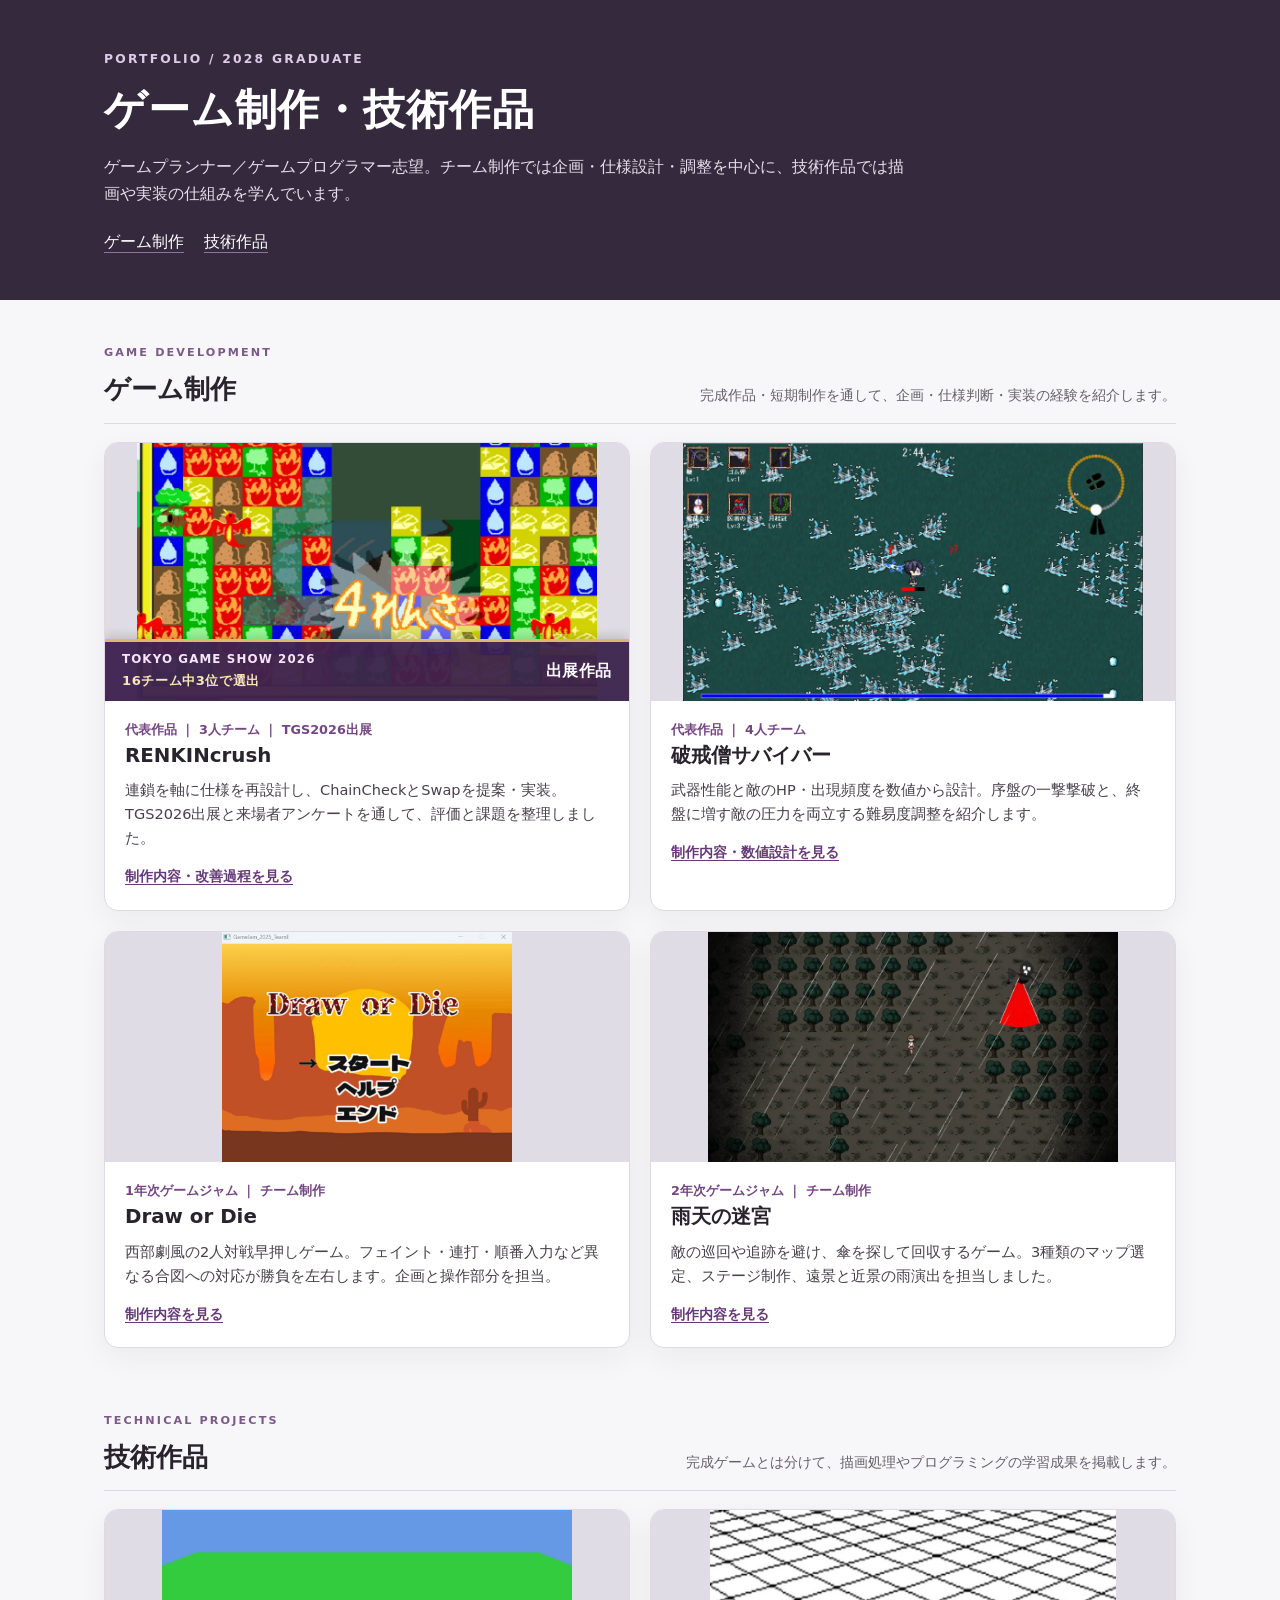
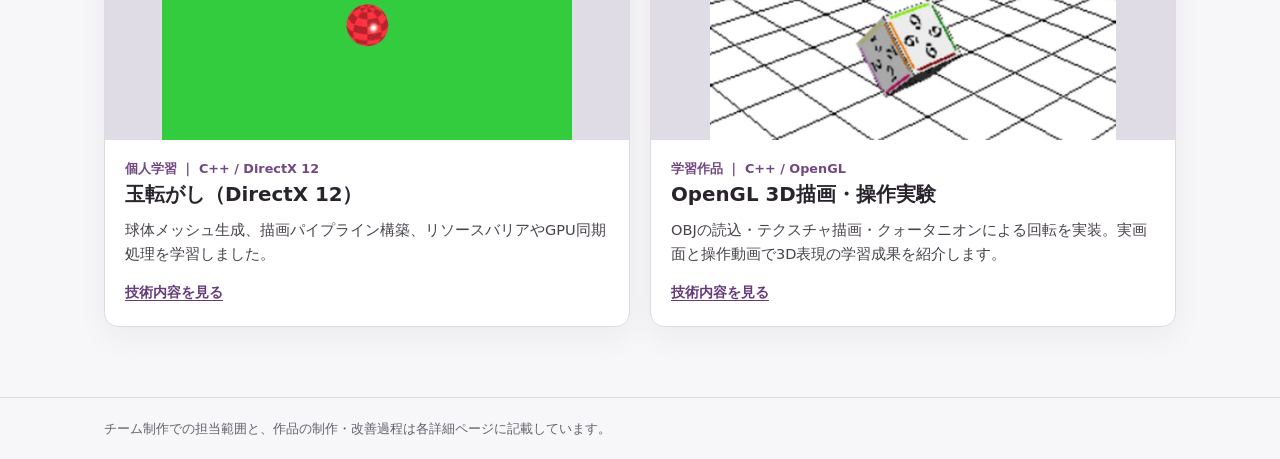
<file: index.html>
<!DOCTYPE html>

<html lang="ja"><head><meta charset="utf-8"/><meta content="width=device-width,initial-scale=1" name="viewport"/>
<meta content="ゲーム制作と技術学習のポートフォリオ。企画・仕様改善、数値設計、短期チーム開発、3D描画技術の学習記録。" name="description"/>
<title>Portfolio | ゲーム制作・技術作品</title><link href="css/toppage.css" rel="stylesheet"/></head>
<body>
<header class="hero"><div class="wrap"><p class="kicker">PORTFOLIO / 2028 GRADUATE</p><h1>ゲーム制作・技術作品</h1>
<p>ゲームプランナー／ゲームプログラマー志望。チーム制作では企画・仕様設計・調整を中心に、技術作品では描画や実装の仕組みを学んでいます。</p>
<nav aria-label="ページ内リンク" class="nav"><a href="#games">ゲーム制作</a><a href="#technical">技術作品</a></nav></div></header>
<main class="wrap">
<section class="section" id="games"><div class="section-head"><div><p class="eyebrow">GAME DEVELOPMENT</p><h2>ゲーム制作</h2></div><p class="section-descr">完成作品・短期制作を通して、企画・仕様判断・実装の経験を紹介します。</p></div>
<div class="cards">
<article class="work featured"><a class="visual" href="site/renkincrush.html"><img alt="RENKINcrushのプレイ画面。連鎖が発生し、盤面中央に4連鎖の演出が表示されている" decoding="async" fetchpriority="high" src="images/thumbnails/renkincrush_gameplay.webp"/><span class="tgs-obi"><span class="tgs-obi-en">TOKYO GAME SHOW 2026<small class="tgs-obi-sub">16チーム中3位で選出</small></span><strong>出展作品</strong></span></a><div class="work-body"><p class="meta">代表作品 ｜ 3人チーム ｜ TGS2026出展</p><h3>RENKINcrush</h3><p>連鎖を軸に仕様を再設計し、ChainCheckとSwapを提案・実装。TGS2026出展と来場者アンケートを通して、評価と課題を整理しました。</p><a href="site/renkincrush.html">制作内容・改善過程を見る</a></div></article>
<article class="work featured"><a class="visual" href="site/work2_01.html"><img alt="破戒僧サバイバーのプレイ画面。多数の敵が周囲に出現し、プレイヤーが自動攻撃で応戦している" decoding="async" fetchpriority="high" src="images/thumbnails/survivor_gameplay.webp"/></a><div class="work-body"><p class="meta">代表作品 ｜ 4人チーム</p><h3>破戒僧サバイバー</h3><p>武器性能と敵のHP・出現頻度を数値から設計。序盤の一撃撃破と、終盤に増す敵の圧力を両立する難易度調整を紹介します。</p><a href="site/work2_01.html">制作内容・数値設計を見る</a></div></article>
<article class="work"><a class="visual" href="site/draw_or_die.html"><img alt="Draw or Dieの実際のタイトル画面。夕焼けの西部劇風背景に作品名とメニュー" decoding="async" loading="lazy" src="images/thumbnails/draw_or_die_title.webp"/></a><div class="work-body"><p class="meta">1年次ゲームジャム ｜ チーム制作</p><h3>Draw or Die</h3><p>西部劇風の2人対戦早押しゲーム。フェイント・連打・順番入力など異なる合図への対応が勝負を左右します。企画と操作部分を担当。</p><a href="site/draw_or_die.html">制作内容を見る</a></div></article>
<article class="work"><a class="visual" href="site/gamejam_teamk.html"><img alt="雨天の迷宮の実プレイ画面。雨の降る森で主人公と敵が対峙する様子" decoding="async" loading="lazy" src="images/thumbnails/gamejam_teamk_gameplay.webp"/></a><div class="work-body"><p class="meta">2年次ゲームジャム ｜ チーム制作</p><h3>雨天の迷宮</h3><p>敵の巡回や追跡を避け、傘を探して回収するゲーム。3種類のマップ選定、ステージ制作、遠景と近景の雨演出を担当しました。</p><a href="site/gamejam_teamk.html">制作内容を見る</a></div></article>
</div></section>
<section class="section" id="technical"><div class="section-head"><div><p class="eyebrow">TECHNICAL PROJECTS</p><h2>技術作品</h2></div><p class="section-descr">完成ゲームとは分けて、描画処理やプログラミングの学習成果を掲載します。</p></div>
<div class="cards">
<article class="work"><a class="visual" href="site/work2_02.html"><img alt="DirectX 12による玉転がしの実際の画面" decoding="async" loading="lazy" src="images/thumbnails/dx12_screen.webp"/></a><div class="work-body"><p class="meta">個人学習 ｜ C++ / DirectX 12</p><h3>玉転がし（DirectX 12）</h3><p>球体メッシュ生成、描画パイプライン構築、リソースバリアやGPU同期処理を学習しました。</p><a href="site/work2_02.html">技術内容を見る</a></div></article>
<article class="work"><a class="visual" href="site/opengl.html"><img alt="OpenGLの実行画面。格子状の床と数字のある立方体を描画" decoding="async" loading="lazy" src="images/thumbnails/opengl_card.webp"/></a><div class="work-body"><p class="meta">学習作品 ｜ C++ / OpenGL</p><h3>OpenGL 3D描画・操作実験</h3><p>OBJの読込・テクスチャ描画・クォータニオンによる回転を実装。実画面と操作動画で3D表現の学習成果を紹介します。</p><a href="site/opengl.html">技術内容を見る</a></div></article>
</div></section>
</main><footer class="footer"><div class="wrap">チーム制作での担当範囲と、作品の制作・改善過程は各詳細ページに記載しています。</div></footer>
</body></html>
</file>
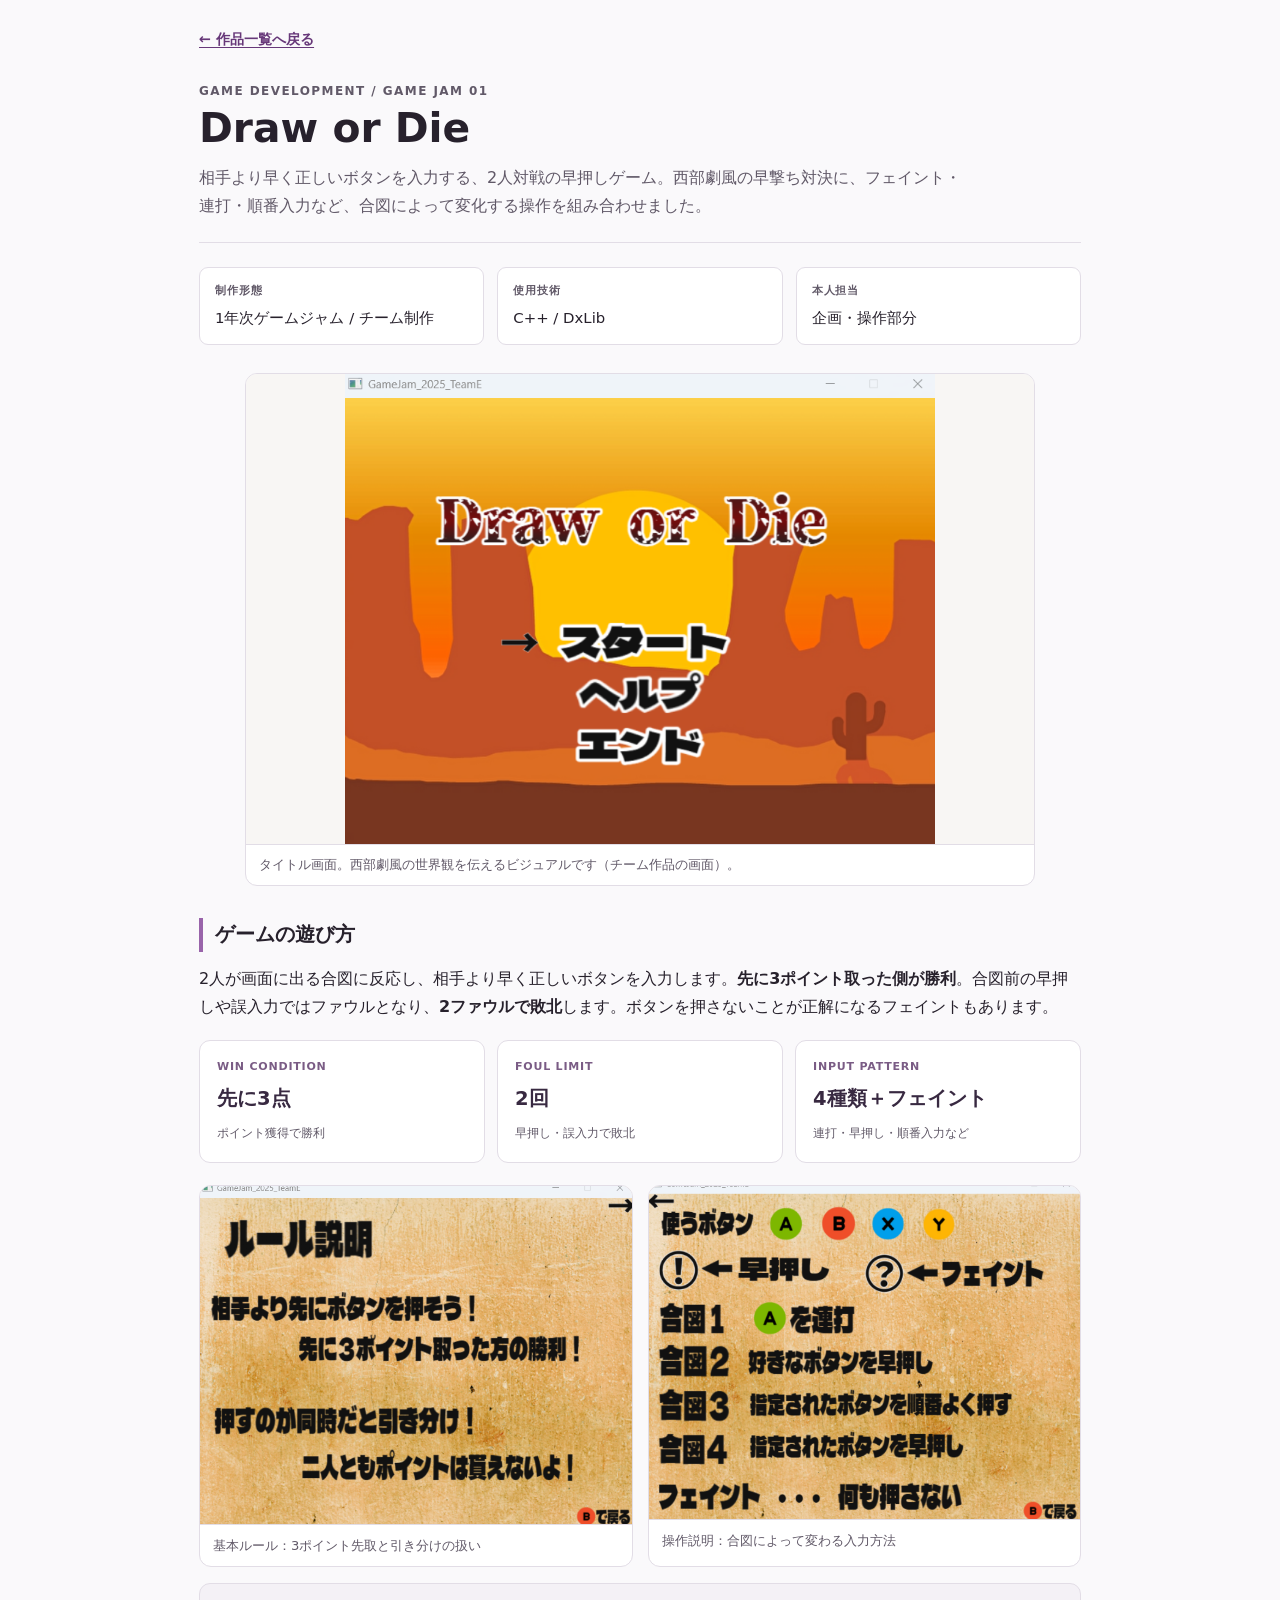
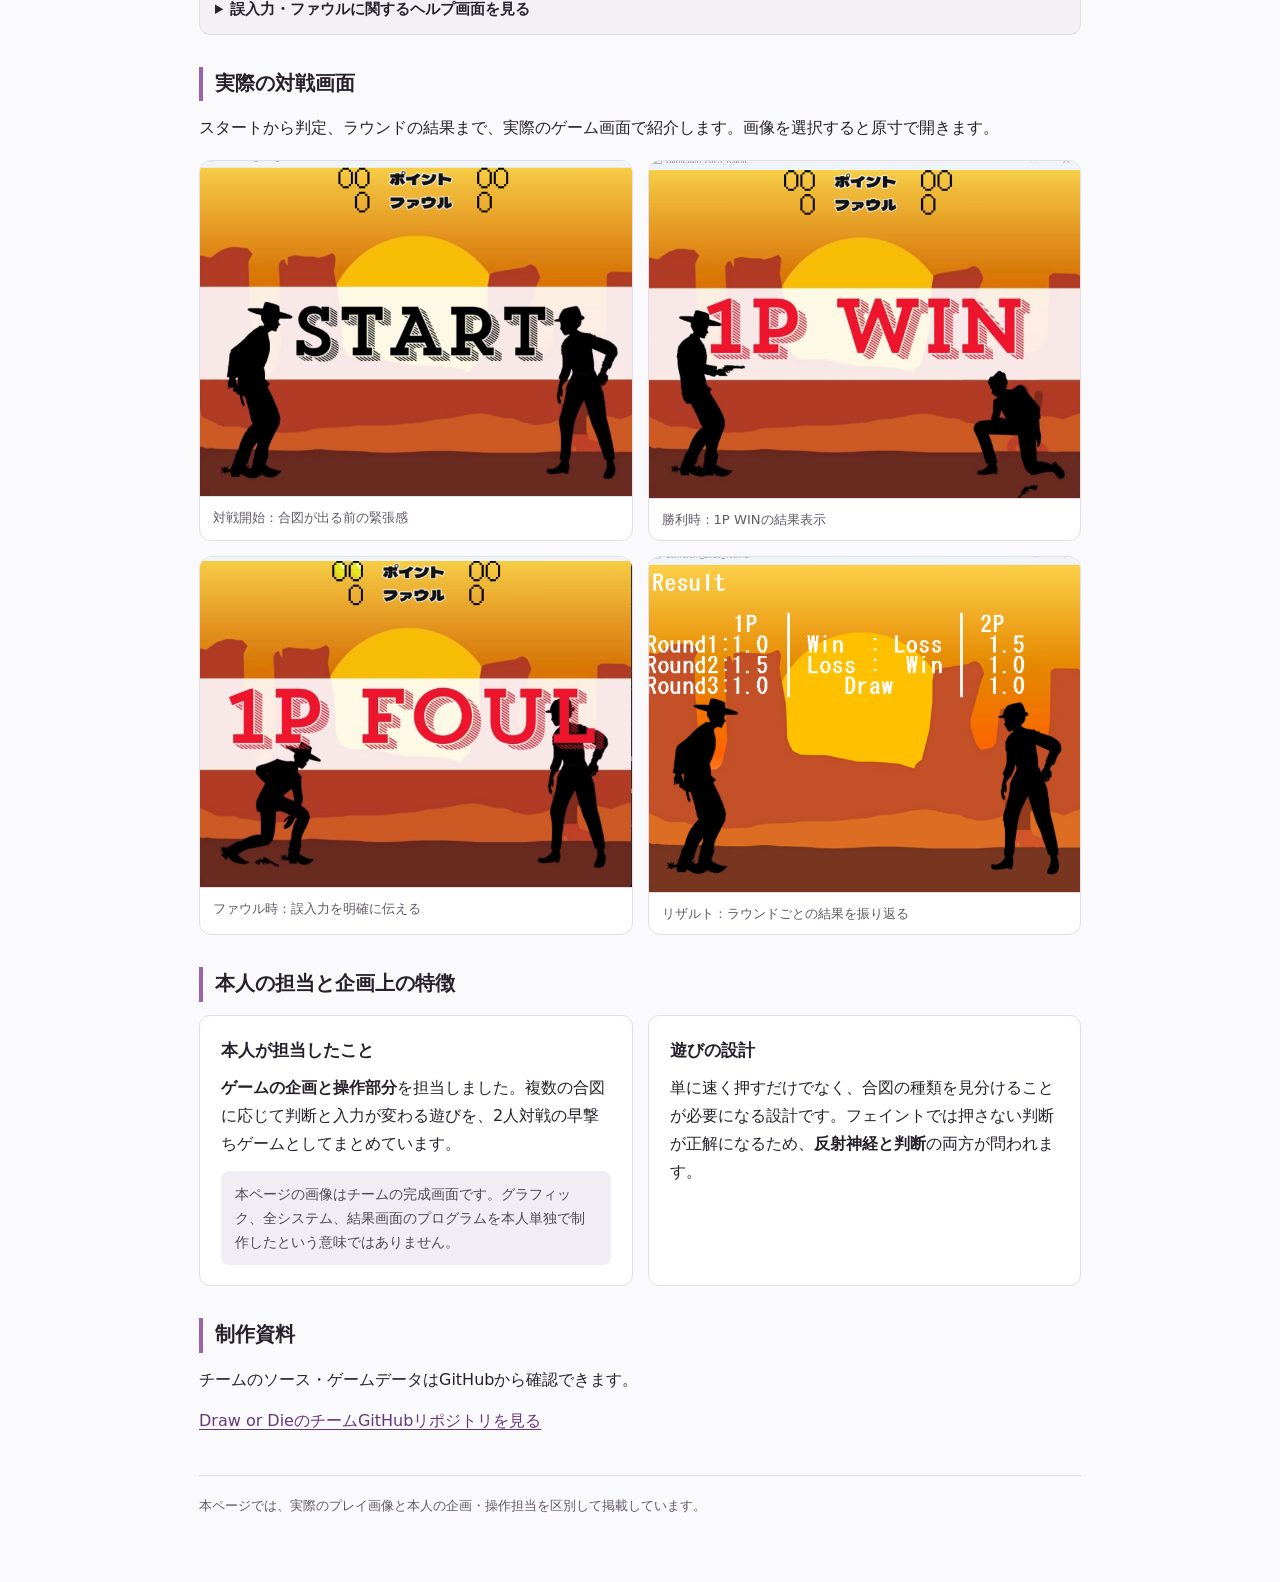
<file: site/draw_or_die.html>
<!DOCTYPE html>
<html lang="ja">
<head>
<meta charset="utf-8"/>
<meta content="width=device-width,initial-scale=1" name="viewport"/>
<meta content="Draw or Die：1年次ゲームジャム制作の2人対戦早押しゲーム。企画と操作部分を担当。ルール、操作、実際の勝敗画面を紹介します。" name="description"/>
<title>Draw or Die｜企画・操作設計 | Portfolio</title>
<link href="../css/works_extra.css" rel="stylesheet"/>
</head>
<body>
<main class="container">
<a class="back" href="../index.html">← 作品一覧へ戻る</a>
<header class="head">
<p class="tag">GAME DEVELOPMENT / GAME JAM 01</p>
<h1>Draw or Die</h1>
<p>相手より早く正しいボタンを入力する、2人対戦の早押しゲーム。西部劇風の早撃ち対決に、フェイント・連打・順番入力など、合図によって変化する操作を組み合わせました。</p>
</header>
<div class="facts">
<div class="fact"><p class="label">制作形態</p><p>1年次ゲームジャム / チーム制作</p></div>
<div class="fact"><p class="label">使用技術</p><p>C++ / DxLib</p></div>
<div class="fact"><p class="label">本人担当</p><p>企画・操作部分</p></div>
</div>
<figure class="art dod-title">
<a href="../images/draw_or_die/title.png" target="_blank" rel="noopener noreferrer" aria-label="Draw or Dieタイトル画面を拡大"><img src="../images/draw_or_die/title.png" alt="夕焼けの西部劇風背景にDraw or Dieとスタート、ヘルプ、エンドが表示されたタイトル画面" fetchpriority="high"/></a>
<figcaption>タイトル画面。西部劇風の世界観を伝えるビジュアルです（チーム作品の画面）。</figcaption>
</figure>
<section class="section" aria-labelledby="dod-rules-title">
<h2 id="dod-rules-title">ゲームの遊び方</h2>
<p>2人が画面に出る合図に反応し、相手より早く正しいボタンを入力します。<strong>先に3ポイント取った側が勝利</strong>。合図前の早押しや誤入力ではファウルとなり、<strong>2ファウルで敗北</strong>します。ボタンを押さないことが正解になるフェイントもあります。</p>
<div class="dod-rule-points" aria-label="対戦ルールの要点">
<div><span>WIN CONDITION</span><strong>先に3点</strong><small>ポイント獲得で勝利</small></div>
<div><span>FOUL LIMIT</span><strong>2回</strong><small>早押し・誤入力で敗北</small></div>
<div><span>INPUT PATTERN</span><strong>4種類＋フェイント</strong><small>連打・早押し・順番入力など</small></div>
</div>
<div class="dod-screens dod-screens--two">
<figure class="dod-screen"><a href="../images/draw_or_die/rules.png" target="_blank" rel="noopener noreferrer" aria-label="ルール説明画面を拡大"><img src="../images/draw_or_die/rules.png" alt="先に3ポイント取ると勝利、同時入力は引き分け、点数が入らないことを説明するヘルプ画面" loading="lazy"/></a><figcaption>基本ルール：3ポイント先取と引き分けの扱い</figcaption></figure>
<figure class="dod-screen"><a href="../images/draw_or_die/controls.png" target="_blank" rel="noopener noreferrer" aria-label="操作説明画面を拡大"><img src="../images/draw_or_die/controls.png" alt="A・B・X・Yのボタンと4種類の合図、フェイントを紹介する操作説明画面" loading="lazy"/></a><figcaption>操作説明：合図によって変わる入力方法</figcaption></figure>
</div>
<details class="dod-details"><summary>誤入力・ファウルに関するヘルプ画面を見る</summary>
<figure class="dod-screen"><a href="../images/draw_or_die/foul_rules.png" target="_blank" rel="noopener noreferrer" aria-label="ファウルのルール画面を拡大"><img src="../images/draw_or_die/foul_rules.png" alt="合図より先に押す、違うボタンを押すとファウル、2回ファウルすると敗北するという説明画面" loading="lazy"/></a><figcaption>フライングや誤入力へのペナルティ</figcaption></figure>
</details>
</section>
<section class="section" aria-labelledby="dod-play-title">
<h2 id="dod-play-title">実際の対戦画面</h2>
<p>スタートから判定、ラウンドの結果まで、実際のゲーム画面で紹介します。画像を選択すると原寸で開きます。</p>
<div class="dod-screens dod-screens--two">
<figure class="dod-screen"><a href="../images/draw_or_die/start.png" target="_blank" rel="noopener noreferrer" aria-label="対戦開始画面を拡大"><img src="../images/draw_or_die/start.png" alt="西部劇風の夕焼け背景と対峙する2人のシルエット、中央にSTARTが表示される対戦開始画面" loading="lazy"/></a><figcaption>対戦開始：合図が出る前の緊張感</figcaption></figure>
<figure class="dod-screen"><a href="../images/draw_or_die/win.png" target="_blank" rel="noopener noreferrer" aria-label="勝利演出画面を拡大"><img src="../images/draw_or_die/win.png" alt="1P WINの大きな文字と片膝をつく対戦相手が描かれた勝利演出画面" loading="lazy"/></a><figcaption>勝利時：1P WINの結果表示</figcaption></figure>
<figure class="dod-screen"><a href="../images/draw_or_die/foul.png" target="_blank" rel="noopener noreferrer" aria-label="ファウル演出画面を拡大"><img src="../images/draw_or_die/foul.png" alt="1P FOULと大きく表示され、入力ミスを知らせる対戦画面" loading="lazy"/></a><figcaption>ファウル時：誤入力を明確に伝える</figcaption></figure>
<figure class="dod-screen"><a href="../images/draw_or_die/results.png" target="_blank" rel="noopener noreferrer" aria-label="リザルト画面を拡大"><img src="../images/draw_or_die/results.png" alt="1Pと2Pの各ラウンドにおける勝敗とスコアを表示したリザルト画面" loading="lazy"/></a><figcaption>リザルト：ラウンドごとの結果を振り返る</figcaption></figure>
</div>
</section>
<section class="section" aria-labelledby="dod-role-title">
<h2 id="dod-role-title">本人の担当と企画上の特徴</h2>
<div class="dod-role-grid">
<div class="dod-role"><h3>本人が担当したこと</h3>
<p><strong>ゲームの企画と操作部分</strong>を担当しました。複数の合図に応じて判断と入力が変わる遊びを、2人対戦の早撃ちゲームとしてまとめています。</p>
<p class="note">本ページの画像はチームの完成画面です。グラフィック、全システム、結果画面のプログラムを本人単独で制作したという意味ではありません。</p>
</div>
<div class="dod-role"><h3>遊びの設計</h3>
<p>単に速く押すだけでなく、合図の種類を見分けることが必要になる設計です。フェイントでは押さない判断が正解になるため、<strong>反射神経と判断</strong>の両方が問われます。</p>
</div>
</div>
</section>
<section class="section" aria-labelledby="dod-source-title">
<h2 id="dod-source-title">制作資料</h2>
<p>チームのソース・ゲームデータはGitHubから確認できます。</p>
<p><a href="https://github.com/higa-shunnosuke/2025GameJam_TeamE" rel="noopener noreferrer" target="_blank">Draw or DieのチームGitHubリポジトリを見る</a></p>
</section>
<footer class="foot">本ページでは、実際のプレイ画像と本人の企画・操作担当を区別して掲載しています。</footer>
</main>
</body>
</html>
</file>
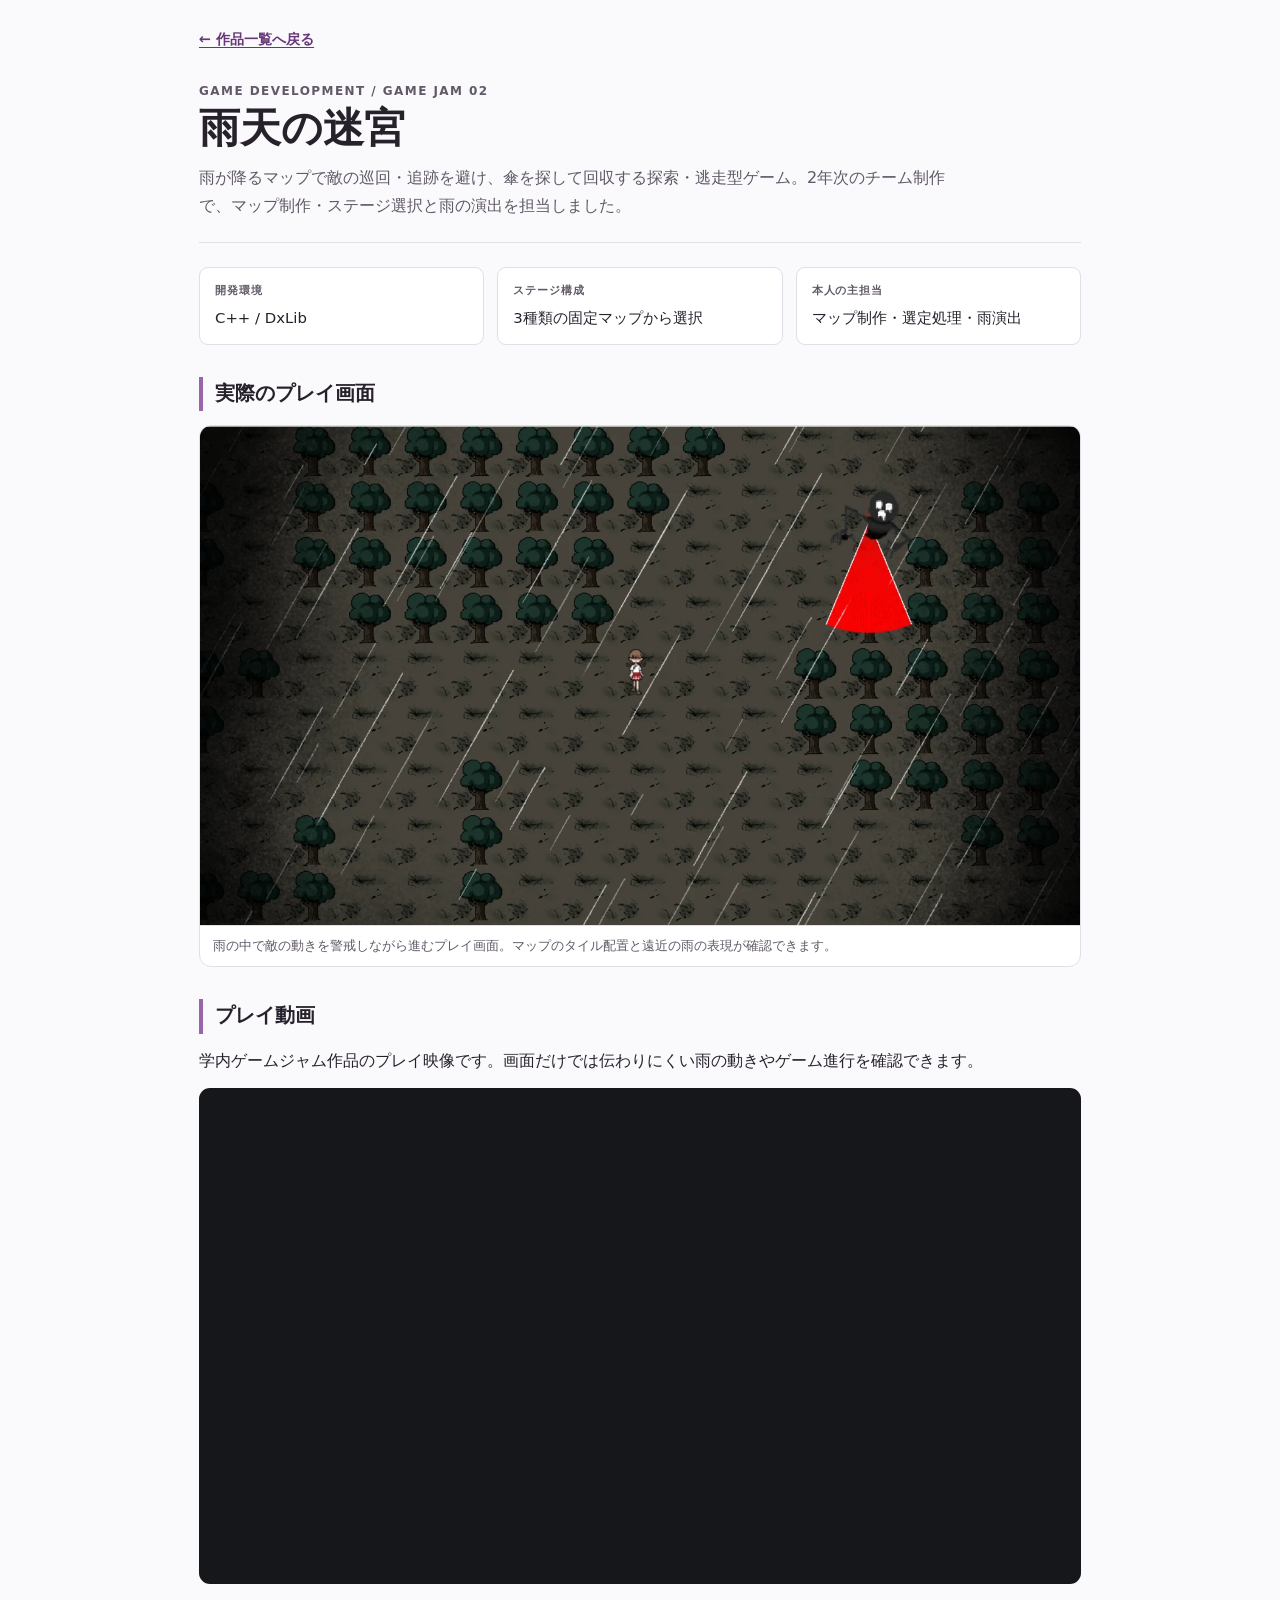
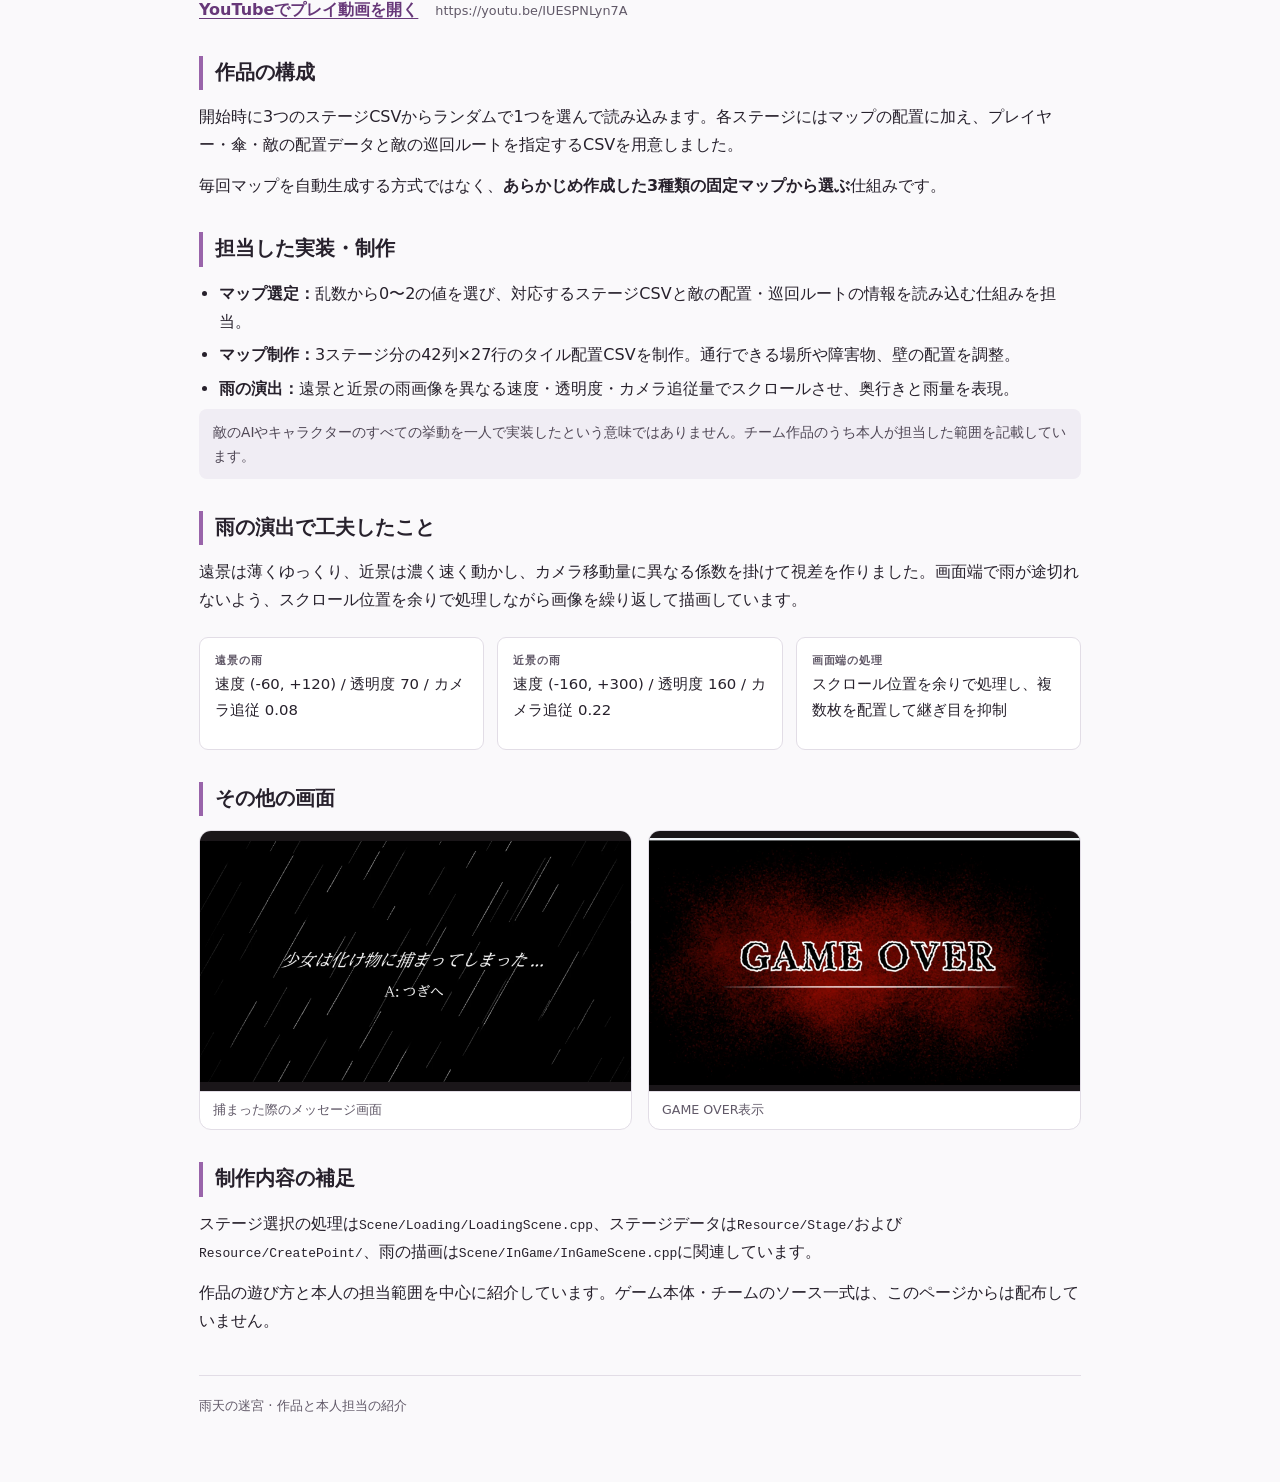
<file: site/gamejam_teamk.html>
<!DOCTYPE html>
<html lang="ja">
<head>
<meta charset="utf-8"/>
<meta name="viewport" content="width=device-width, initial-scale=1"/>
<meta name="description" content="雨天の迷宮：2年次ゲームジャム作品。3種類の固定CSVマップからの選択、マップ制作、遠景・近景の雨演出を担当。実際のプレイ画面と動画を紹介。"/>
<title>雨天の迷宮 | Portfolio</title>
<link rel="stylesheet" href="../css/works_extra.css"/>
</head>
<body>
<main class="container">
<a class="back" href="../index.html">← 作品一覧へ戻る</a>
<header class="head">
  <p class="tag">GAME DEVELOPMENT / GAME JAM 02</p>
  <h1>雨天の迷宮</h1>
  <p>雨が降るマップで敵の巡回・追跡を避け、傘を探して回収する探索・逃走型ゲーム。2年次のチーム制作で、マップ制作・ステージ選択と雨の演出を担当しました。</p>
</header>
<div class="facts">
  <div class="fact"><p class="label">開発環境</p><p>C++ / DxLib</p></div>
  <div class="fact"><p class="label">ステージ構成</p><p>3種類の固定マップから選択</p></div>
  <div class="fact"><p class="label">本人の主担当</p><p>マップ制作・選定処理・雨演出</p></div>
</div>

<section class="section" aria-labelledby="rain-gameplay-title">
<h2 id="rain-gameplay-title">実際のプレイ画面</h2>
<figure class="art rain-hero-shot">
<a href="../images/gamejam_teamk/gameplay.webp" target="_blank" rel="noopener noreferrer" aria-label="雨天の迷宮のプレイ画面を拡大表示する">
<img alt="雨の降る森のマップで、少女のプレイヤーキャラクターと敵、赤い扇形の表示が見える実プレイ画面" src="../images/gamejam_teamk/gameplay.webp" width="1450" height="822" decoding="async" fetchpriority="high"/>
</a>
<figcaption>雨の中で敵の動きを警戒しながら進むプレイ画面。マップのタイル配置と遠近の雨の表現が確認できます。</figcaption>
</figure>
</section>

<section class="section" aria-labelledby="rain-video-title">
<h2 id="rain-video-title">プレイ動画</h2>
<p>学内ゲームジャム作品のプレイ映像です。画面だけでは伝わりにくい雨の動きやゲーム進行を確認できます。</p>
<div class="rain-video-frame"><iframe src="https://www.youtube.com/embed/IUESPNLyn7A" title="雨天の迷宮 プレイ動画（学内Game Jam 2026）" loading="lazy" referrerpolicy="strict-origin-when-cross-origin" allow="accelerometer; autoplay; clipboard-write; encrypted-media; gyroscope; picture-in-picture; web-share" allowfullscreen></iframe></div>
<p class="rain-video-link"><a href="https://youtu.be/IUESPNLyn7A" target="_blank" rel="noopener noreferrer">YouTubeでプレイ動画を開く</a><span>https://youtu.be/IUESPNLyn7A</span></p>
</section>

<section class="section"><h2>作品の構成</h2>
<p>開始時に3つのステージCSVからランダムで1つを選んで読み込みます。各ステージにはマップの配置に加え、プレイヤー・傘・敵の配置データと敵の巡回ルートを指定するCSVを用意しました。</p>
<p>毎回マップを自動生成する方式ではなく、<strong>あらかじめ作成した3種類の固定マップから選ぶ</strong>仕組みです。</p>
</section>

<section class="section"><h2>担当した実装・制作</h2>
<ul>
<li><strong>マップ選定：</strong>乱数から0〜2の値を選び、対応するステージCSVと敵の配置・巡回ルートの情報を読み込む仕組みを担当。</li>
<li><strong>マップ制作：</strong>3ステージ分の42列×27行のタイル配置CSVを制作。通行できる場所や障害物、壁の配置を調整。</li>
<li><strong>雨の演出：</strong>遠景と近景の雨画像を異なる速度・透明度・カメラ追従量でスクロールさせ、奥行きと雨量を表現。</li>
</ul>
<p class="note">敵のAIやキャラクターのすべての挙動を一人で実装したという意味ではありません。チーム作品のうち本人が担当した範囲を記載しています。</p>
</section>

<section class="section"><h2>雨の演出で工夫したこと</h2>
<p>遠景は薄くゆっくり、近景は濃く速く動かし、カメラ移動量に異なる係数を掛けて視差を作りました。画面端で雨が途切れないよう、スクロール位置を余りで処理しながら画像を繰り返して描画しています。</p>
<div class="facts">
<div class="fact"><p class="label">遠景の雨</p><p>速度 (-60, +120) / 透明度 70 / カメラ追従 0.08</p></div>
<div class="fact"><p class="label">近景の雨</p><p>速度 (-160, +300) / 透明度 160 / カメラ追従 0.22</p></div>
<div class="fact"><p class="label">画面端の処理</p><p>スクロール位置を余りで処理し、複数枚を配置して継ぎ目を抑制</p></div>
</div>
</section>

<section class="section"><h2>その他の画面</h2>
<div class="rain-gallery">
  <figure class="art">
  <a href="../images/gamejam_teamk/caught_message.webp" target="_blank" rel="noopener noreferrer" aria-label="物語のメッセージ画面を拡大表示する"><img src="../images/gamejam_teamk/caught_message.webp" loading="lazy" decoding="async" alt="黒い背景と雨の演出に、少女は化け物に捕まってしまったというメッセージを表示した画面"/></a>
  <figcaption>捕まった際のメッセージ画面</figcaption>
  </figure>
  <figure class="art">
  <a href="../images/gamejam_teamk/game_over.webp" target="_blank" rel="noopener noreferrer" aria-label="GAME OVER画面を拡大表示する"><img src="../images/gamejam_teamk/game_over.webp" loading="lazy" decoding="async" alt="赤黒い背景と大きなGAME OVERの文字が表示された画面"/></a>
  <figcaption>GAME OVER表示</figcaption>
  </figure>
</div>
</section>

<section class="section"><h2>制作内容の補足</h2>
<p>ステージ選択の処理は<code>Scene/Loading/LoadingScene.cpp</code>、ステージデータは<code>Resource/Stage/</code>および<code>Resource/CreatePoint/</code>、雨の描画は<code>Scene/InGame/InGameScene.cpp</code>に関連しています。</p>
<p>作品の遊び方と本人の担当範囲を中心に紹介しています。ゲーム本体・チームのソース一式は、このページからは配布していません。</p>
</section>
<footer class="foot">雨天の迷宮 · 作品と本人担当の紹介</footer>
</main>
</body>
</html>
</file>
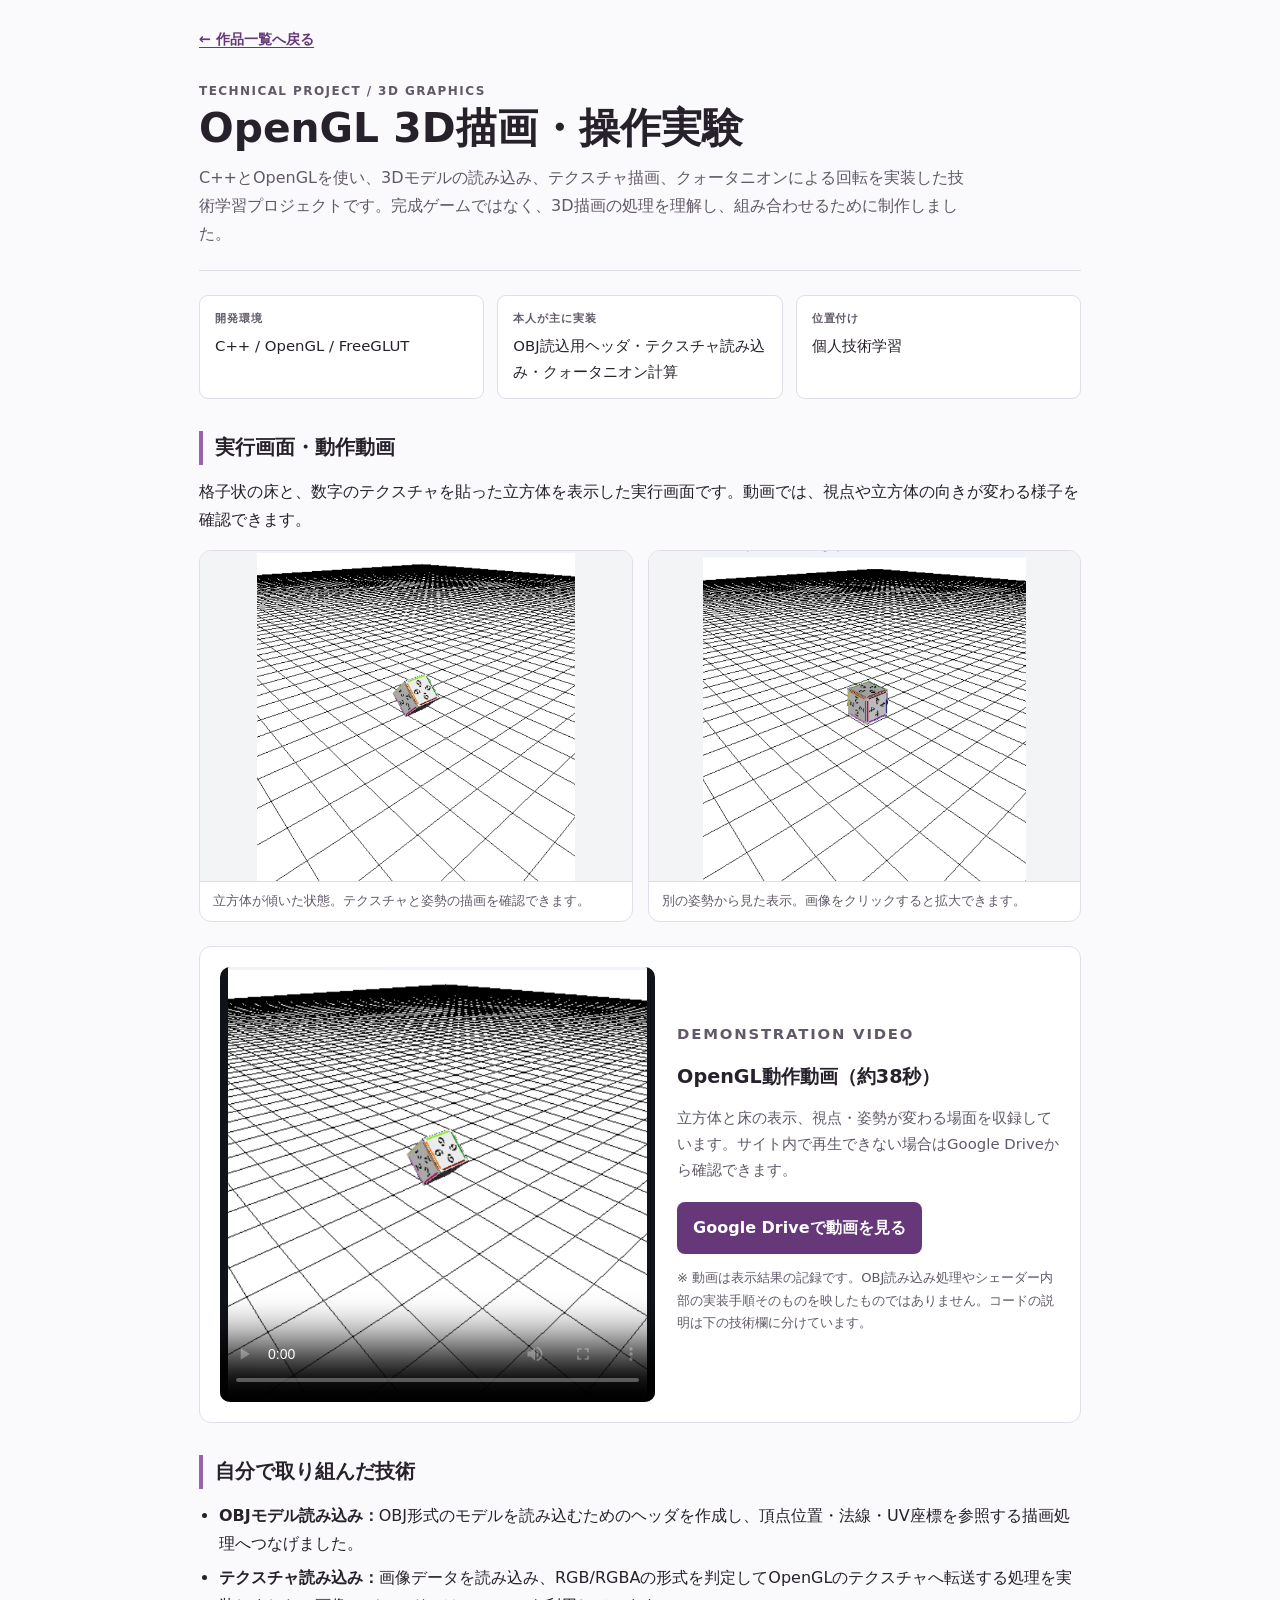
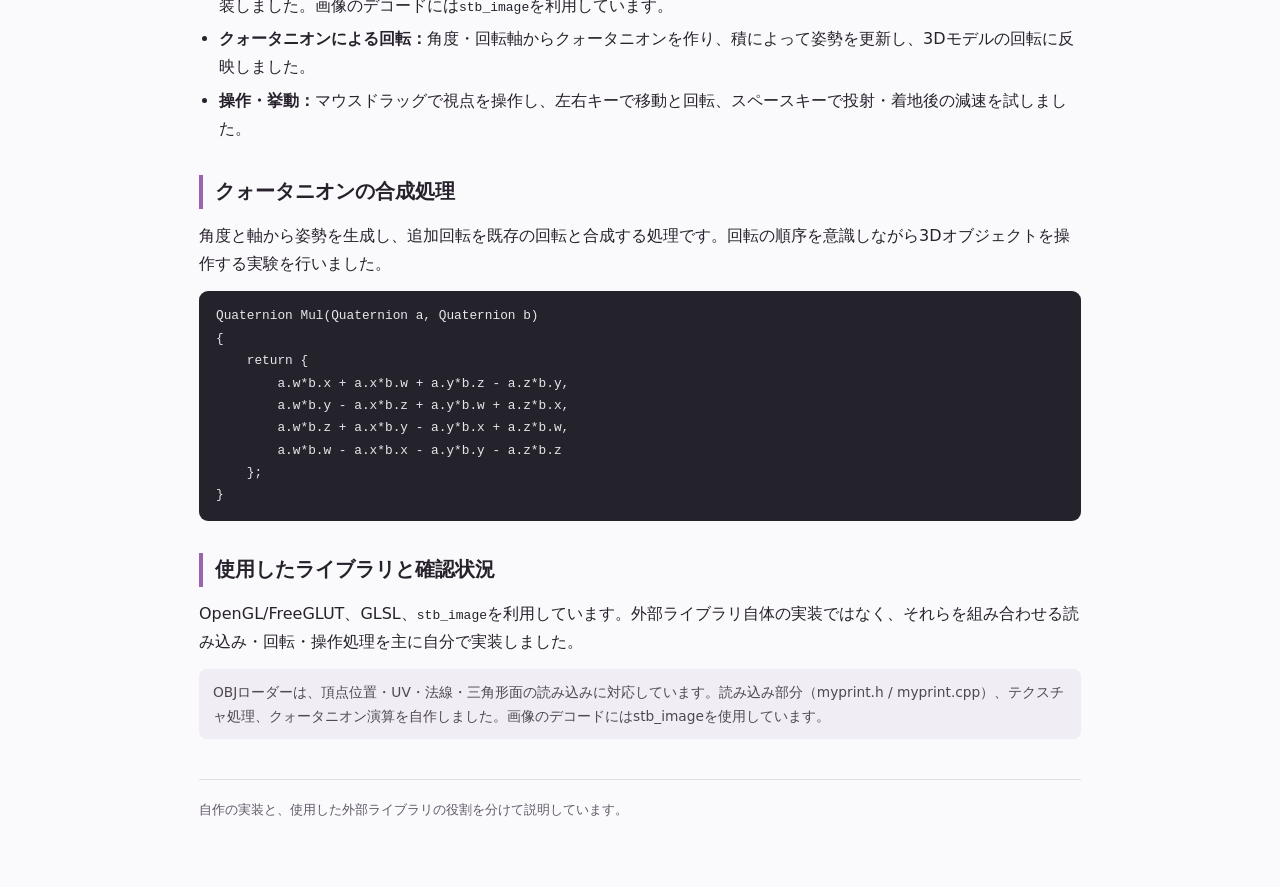
<file: site/opengl.html>
<!DOCTYPE html>
<html lang="ja"><head><meta charset="utf-8"/><meta content="width=device-width,initial-scale=1" name="viewport"/><meta content="OpenGL技術作品。OBJ読込、テクスチャ描画、クォータニオンによる回転を実装。実行画面と約38秒の動作動画を掲載。" name="description"/><title>OpenGL：OBJ・テクスチャ・クォータニオン | Portfolio</title><link href="../css/works_extra.css" rel="stylesheet"/></head><body><main class="container">
<a class="back" href="../index.html">← 作品一覧へ戻る</a><header class="head"><p class="tag">TECHNICAL PROJECT / 3D GRAPHICS</p><h1>OpenGL 3D描画・操作実験</h1><p>C++とOpenGLを使い、3Dモデルの読み込み、テクスチャ描画、クォータニオンによる回転を実装した技術学習プロジェクトです。完成ゲームではなく、3D描画の処理を理解し、組み合わせるために制作しました。</p></header>
<div class="facts"><div class="fact"><p class="label">開発環境</p><p>C++ / OpenGL / FreeGLUT</p></div><div class="fact"><p class="label">本人が主に実装</p><p>OBJ読込用ヘッダ・テクスチャ読み込み・クォータニオン計算</p></div><div class="fact"><p class="label">位置付け</p><p>個人技術学習</p></div></div>
<section class="section" id="demo" aria-labelledby="opengl-demo-title">
<h2 id="opengl-demo-title">実行画面・動作動画</h2>
<p>格子状の床と、数字のテクスチャを貼った立方体を表示した実行画面です。動画では、視点や立方体の向きが変わる様子を確認できます。</p>
<div class="opengl-gallery">
<figure class="art"><a href="../images/opengl/dice_tilted.png" target="_blank" rel="noopener" aria-label="傾いた立方体の実画面を拡大"><img src="../images/opengl/dice_tilted.png" alt="格子状の床に置かれた数字付きの立方体が斜めに傾いたOpenGL実行画面" loading="eager"/></a><figcaption>立方体が傾いた状態。テクスチャと姿勢の描画を確認できます。</figcaption></figure>
<figure class="art"><a href="../images/opengl/dice_upright.png" target="_blank" rel="noopener" aria-label="立方体の別の姿勢を拡大"><img src="../images/opengl/dice_upright.png" alt="格子状の床の上で立方体の異なる面が見えているOpenGL実行画面" loading="lazy"/></a><figcaption>別の姿勢から見た表示。画像をクリックすると拡大できます。</figcaption></figure>
</div>
<div class="opengl-demo-grid">
<div class="opengl-video-frame">
<video controls playsinline preload="metadata" poster="../images/opengl/dice_tilted.png" aria-label="OpenGLの立方体とカメラ操作の実行動画（約38秒）"><source src="../videos/opengl_demo.mp4" type="video/mp4"/>このブラウザでは動画を再生できません。Google Driveのリンクをご利用ください。</video>
</div>
<div class="opengl-demo-copy"><p class="tag">DEMONSTRATION VIDEO</p><h3>OpenGL動作動画（約38秒）</h3>
<p>立方体と床の表示、視点・姿勢が変わる場面を収録しています。サイト内で再生できない場合はGoogle Driveから確認できます。</p>
<a class="opengl-video-link" href="https://drive.google.com/file/d/1RyZ7G8Ix2D_W6rXiyjC_HClbCegUuC2b/view?usp=drivesdk" target="_blank" rel="noopener noreferrer">Google Driveで動画を見る</a>
<p class="opengl-demo-note">※ 動画は表示結果の記録です。OBJ読み込み処理やシェーダー内部の実装手順そのものを映したものではありません。コードの説明は下の技術欄に分けています。</p>
</div>
</div>
</section>
<section class="section"><h2>自分で取り組んだ技術</h2><ul>
<li><strong>OBJモデル読み込み：</strong>OBJ形式のモデルを読み込むためのヘッダを作成し、頂点位置・法線・UV座標を参照する描画処理へつなげました。</li>
<li><strong>テクスチャ読み込み：</strong>画像データを読み込み、RGB/RGBAの形式を判定してOpenGLのテクスチャへ転送する処理を実装しました。画像のデコードには<code>stb_image</code>を利用しています。</li>
<li><strong>クォータニオンによる回転：</strong>角度・回転軸からクォータニオンを作り、積によって姿勢を更新し、3Dモデルの回転に反映しました。</li>
<li><strong>操作・挙動：</strong>マウスドラッグで視点を操作し、左右キーで移動と回転、スペースキーで投射・着地後の減速を試しました。</li></ul></section>

<section class="section"><h2>クォータニオンの合成処理</h2><p>角度と軸から姿勢を生成し、追加回転を既存の回転と合成する処理です。回転の順序を意識しながら3Dオブジェクトを操作する実験を行いました。</p><pre class="code">Quaternion Mul(Quaternion a, Quaternion b)
{
    return {
        a.w*b.x + a.x*b.w + a.y*b.z - a.z*b.y,
        a.w*b.y - a.x*b.z + a.y*b.w + a.z*b.x,
        a.w*b.z + a.x*b.y - a.y*b.x + a.z*b.w,
        a.w*b.w - a.x*b.x - a.y*b.y - a.z*b.z
    };
}</pre></section>
<section class="section"><h2>使用したライブラリと確認状況</h2><p>OpenGL/FreeGLUT、GLSL、<code>stb_image</code>を利用しています。外部ライブラリ自体の実装ではなく、それらを組み合わせる読み込み・回転・操作処理を主に自分で実装しました。</p><p class="note">OBJローダーは、頂点位置・UV・法線・三角形面の読み込みに対応しています。読み込み部分（myprint.h / myprint.cpp）、テクスチャ処理、クォータニオン演算を自作しました。画像のデコードにはstb_imageを使用しています。</p></section>
<footer class="foot">自作の実装と、使用した外部ライブラリの役割を分けて説明しています。</footer></main></body></html>
</file>
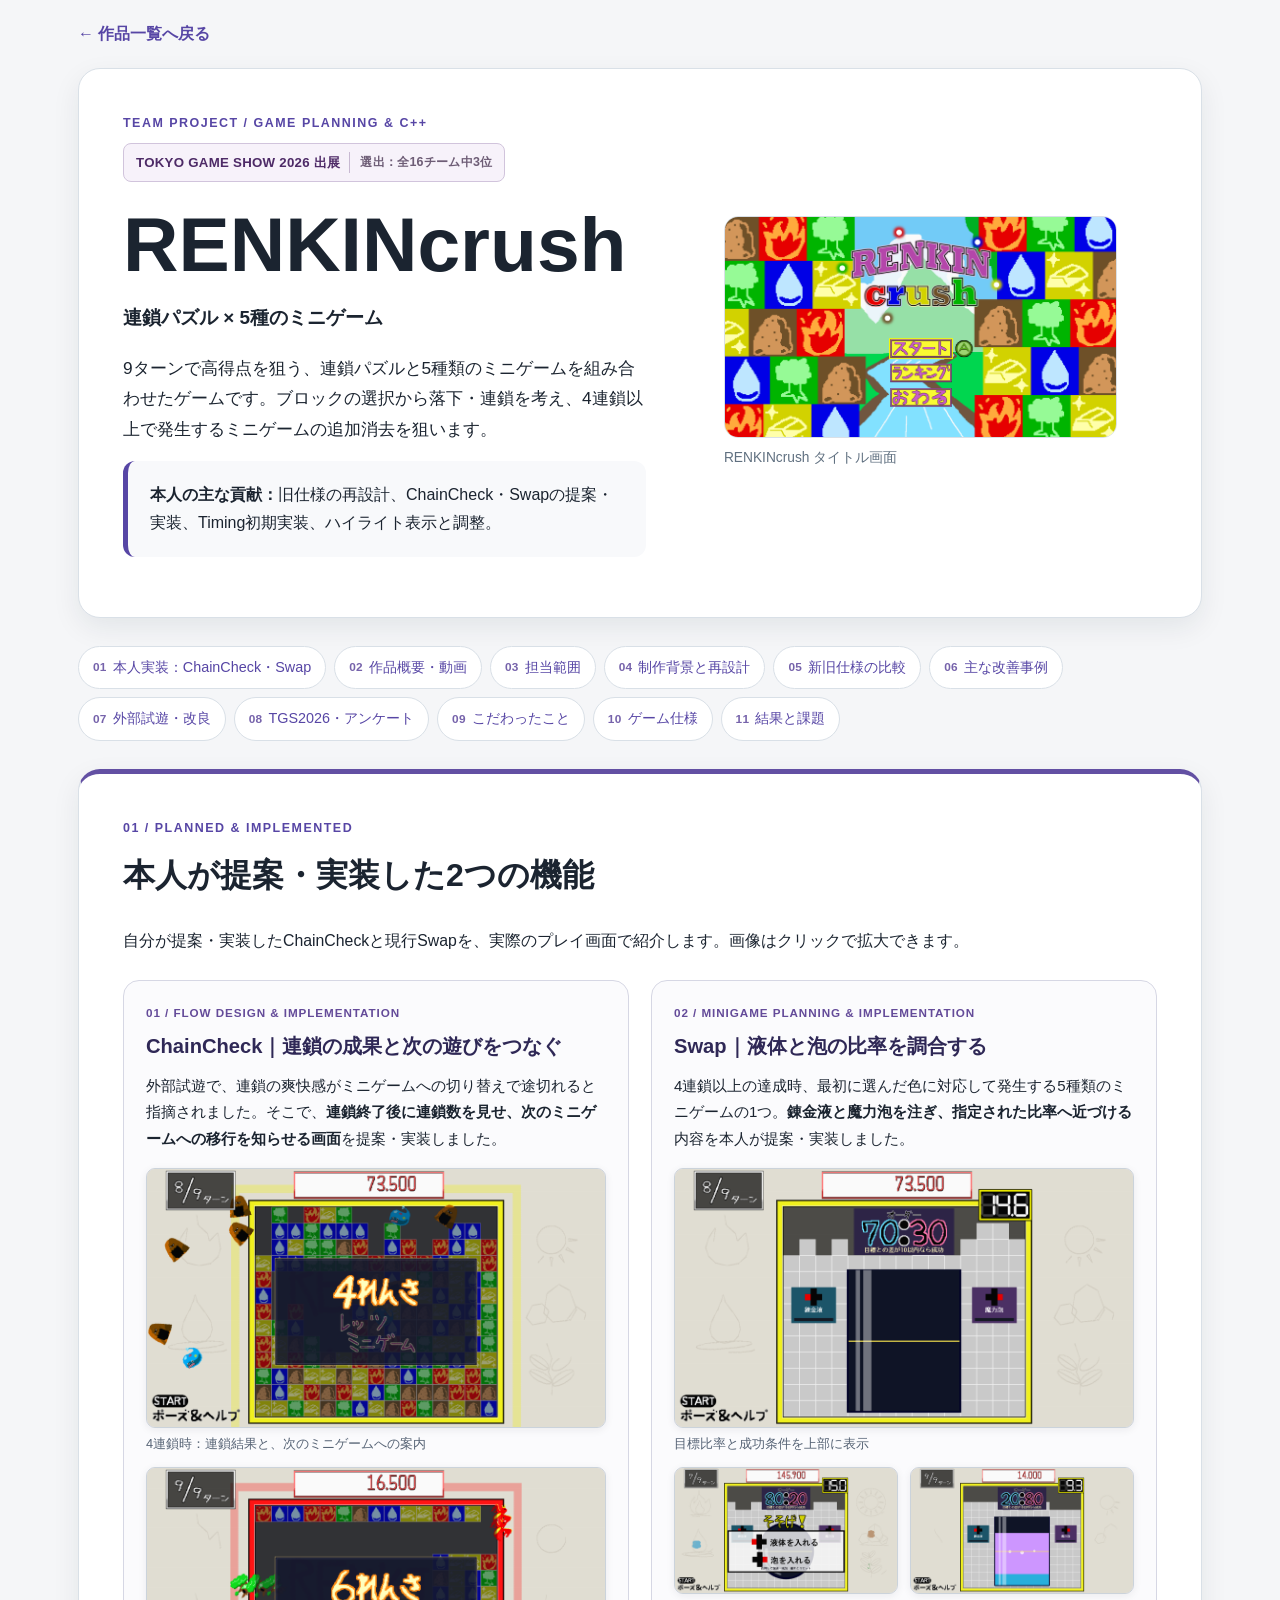
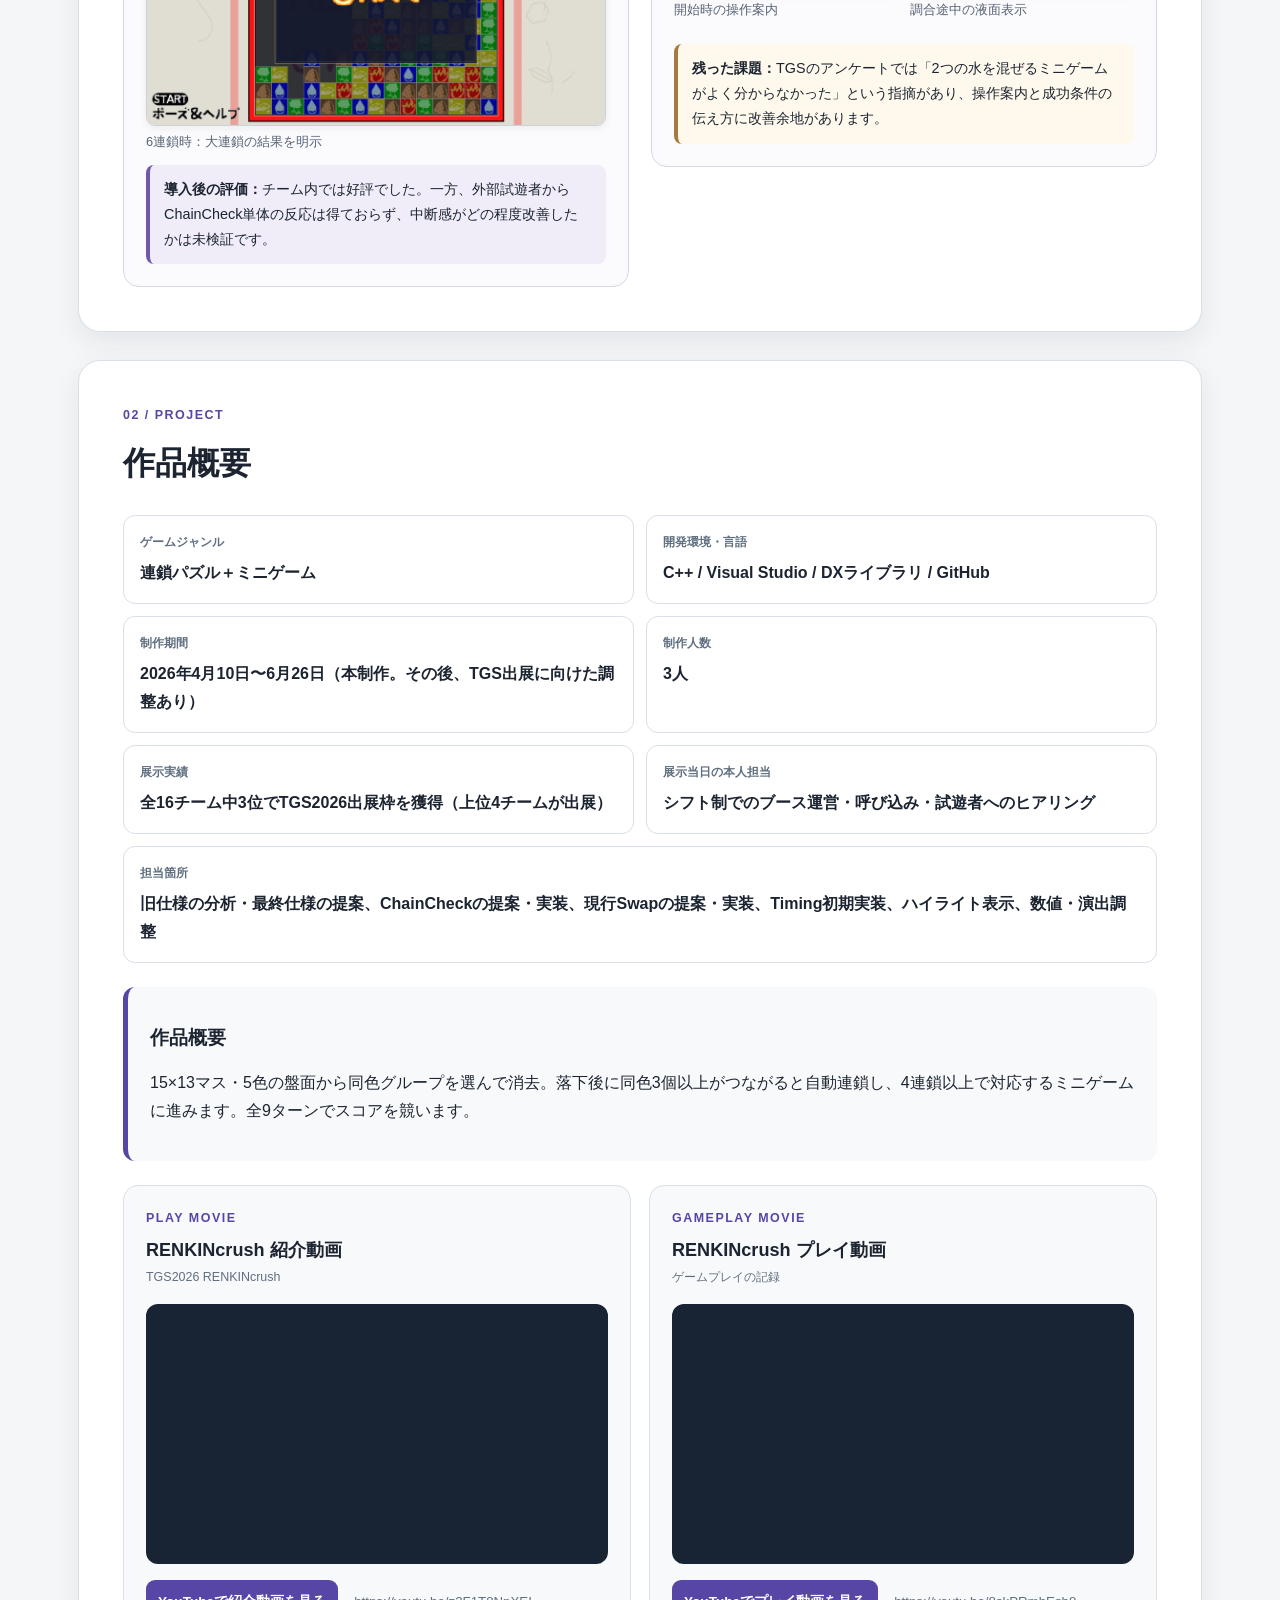
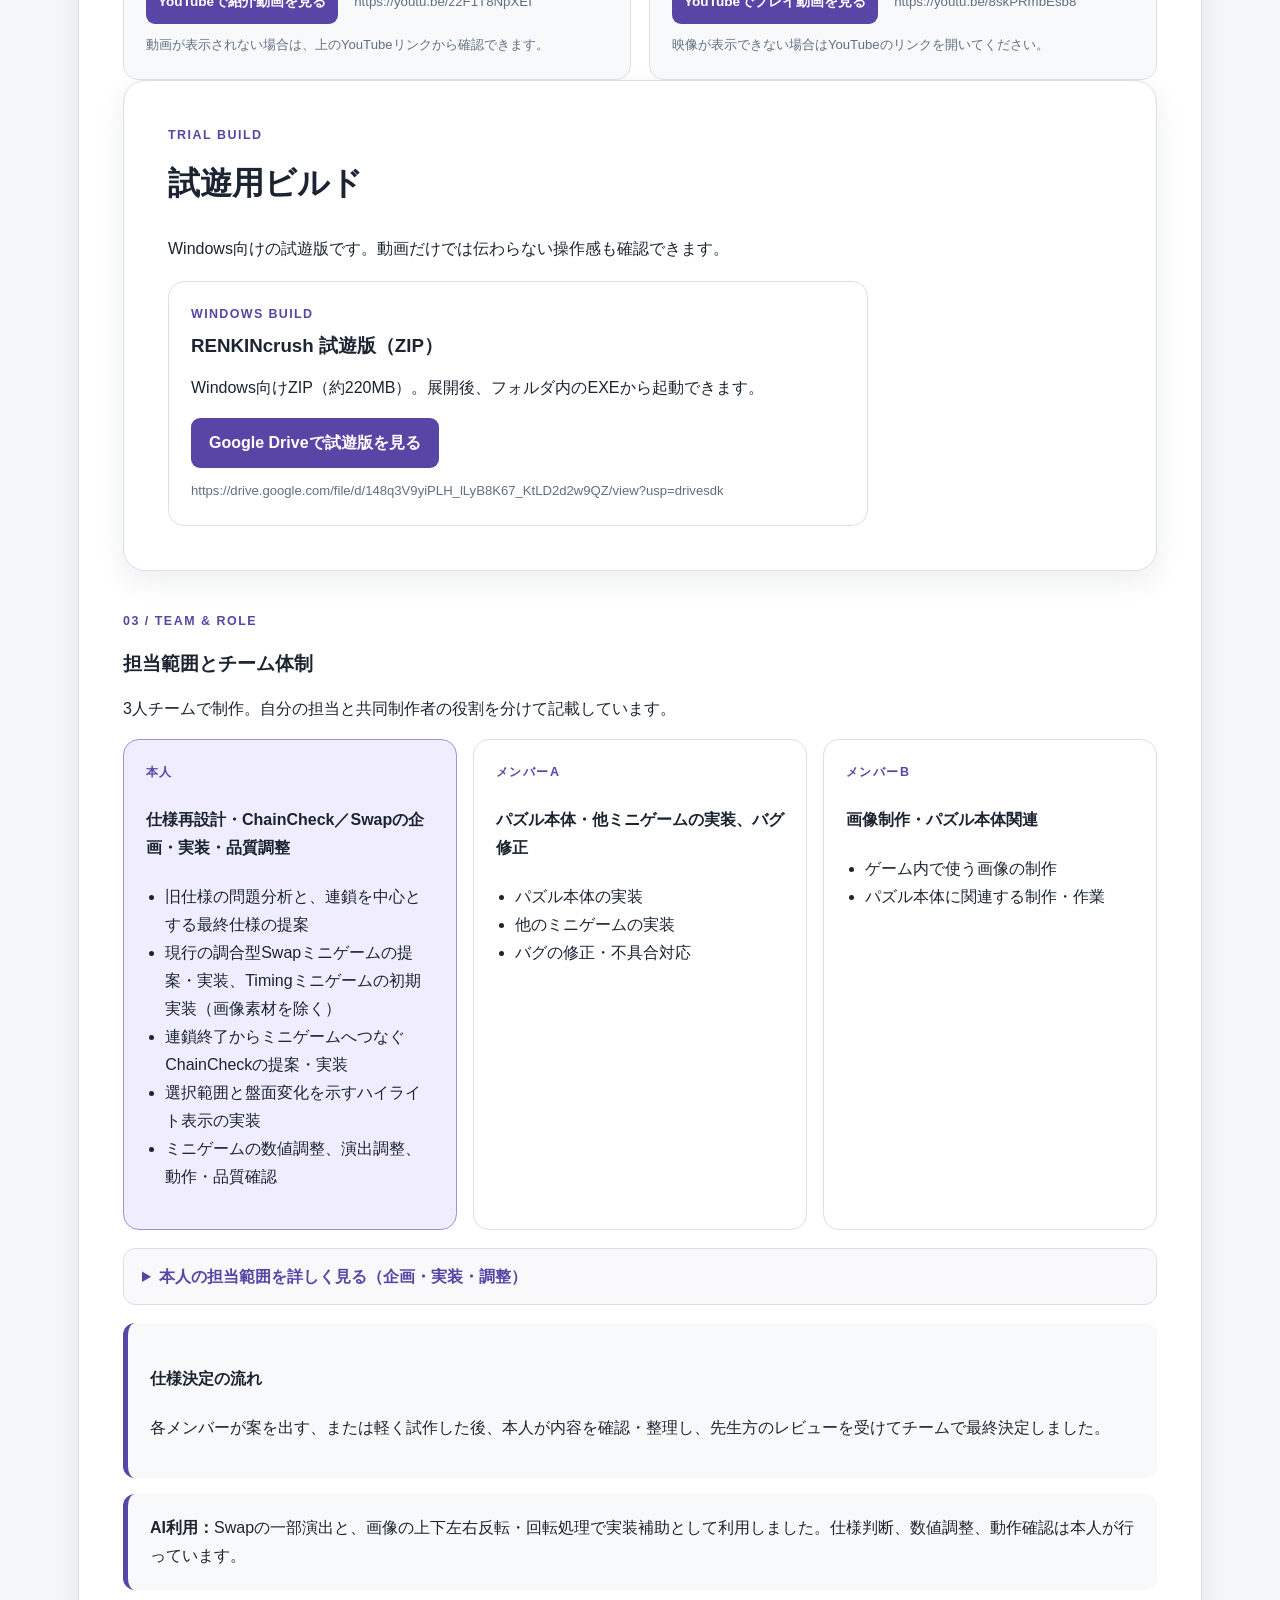
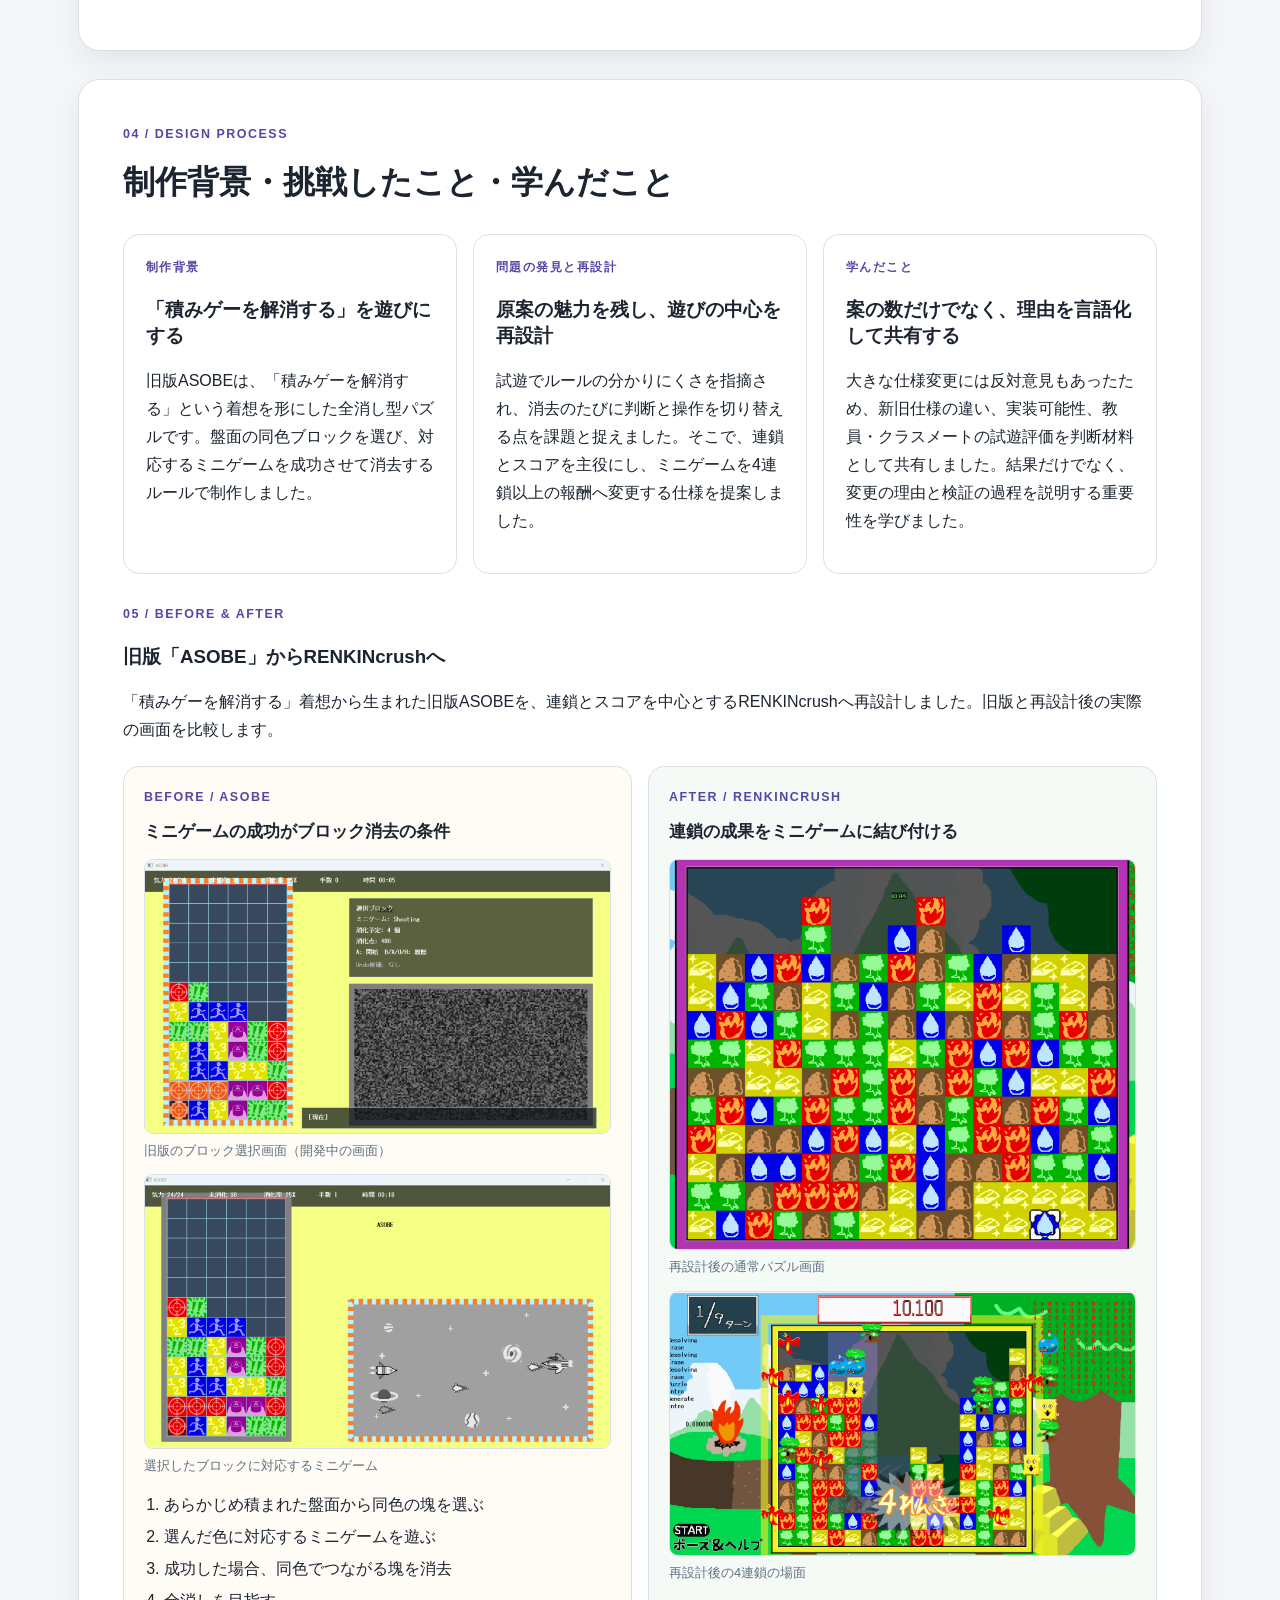
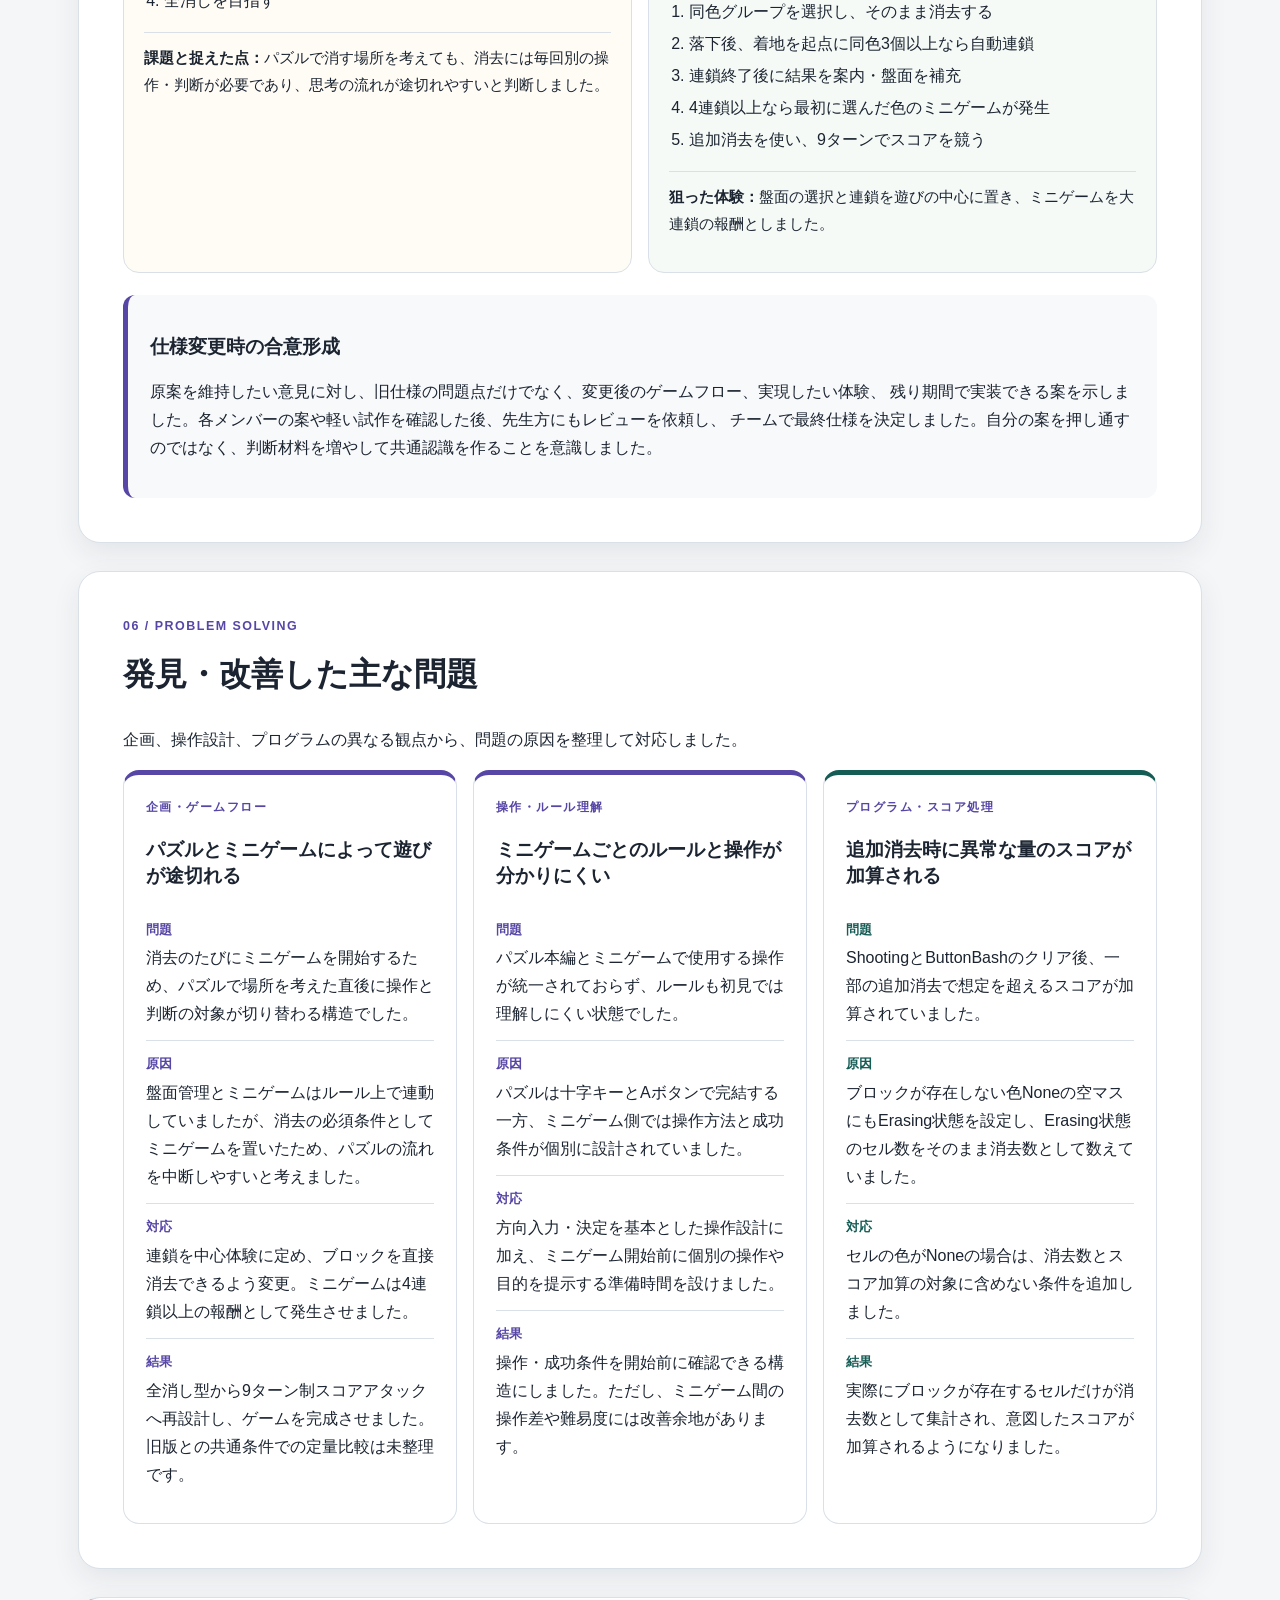
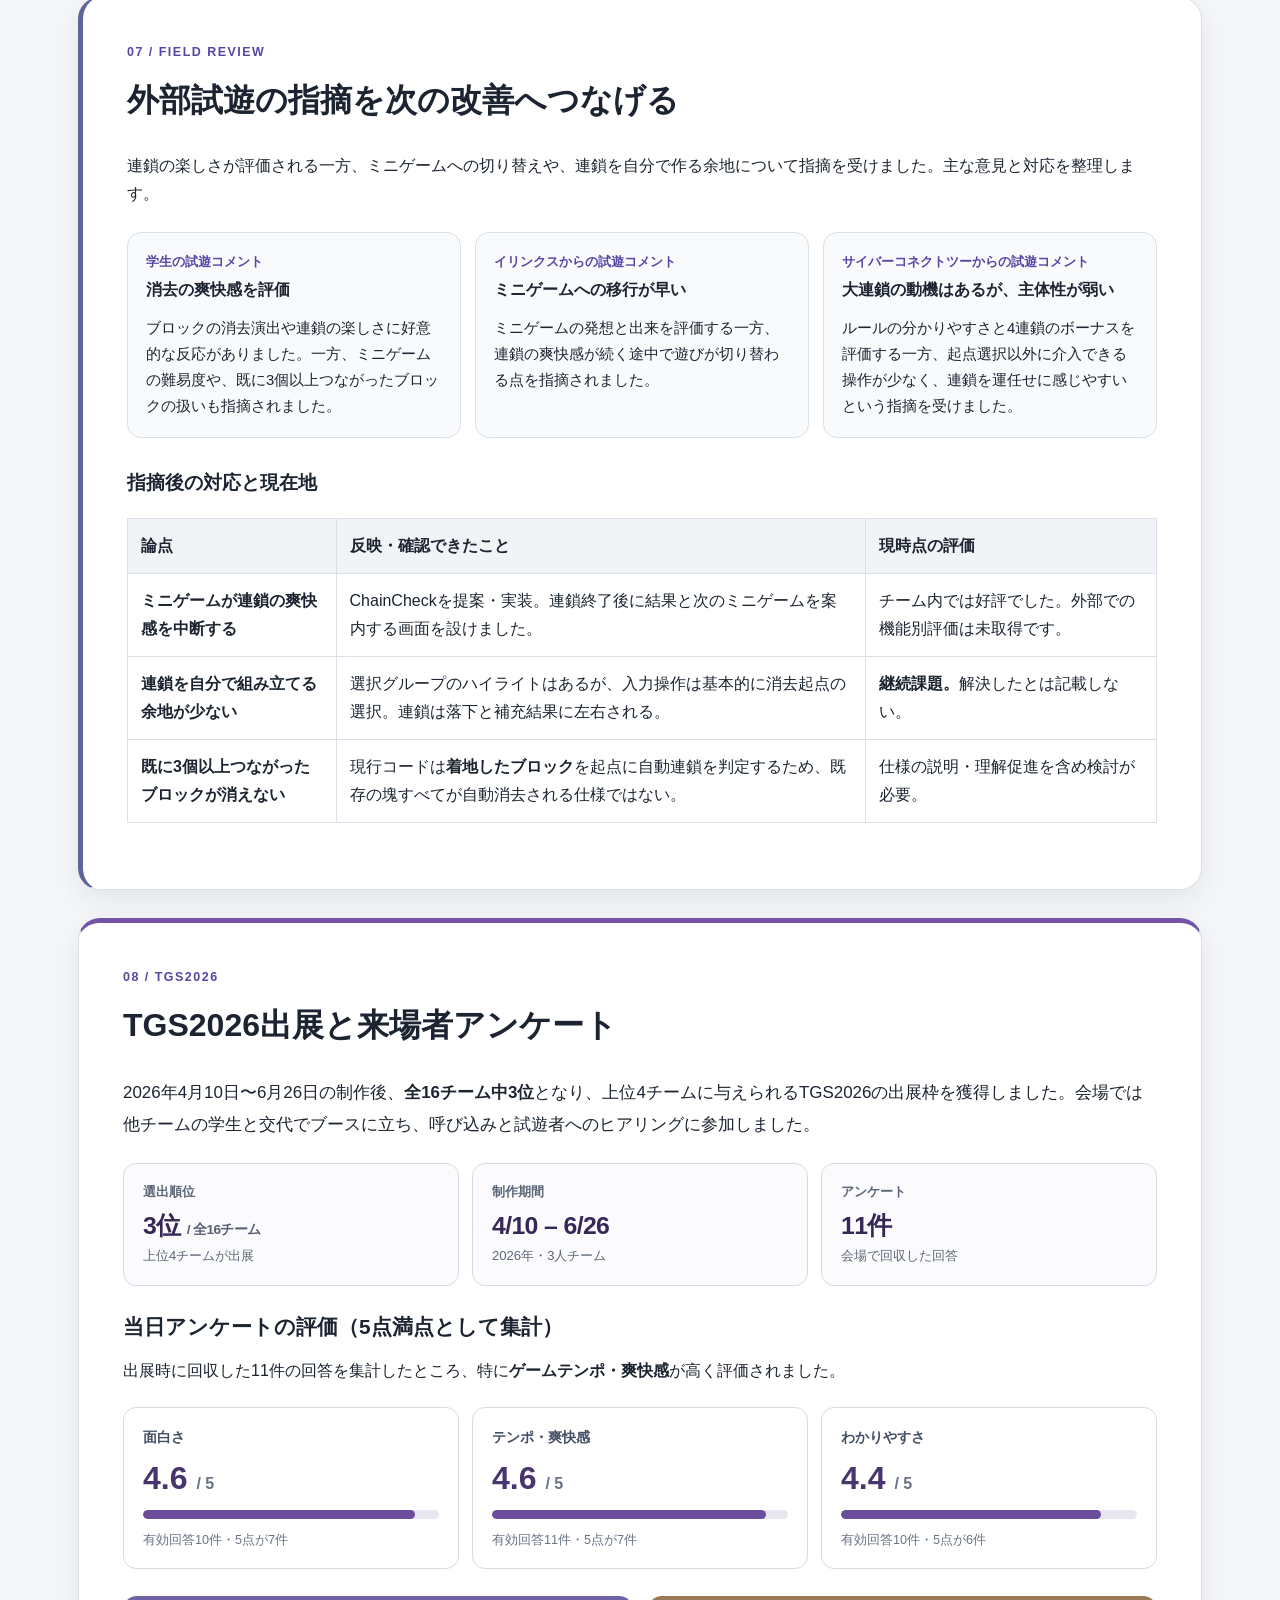
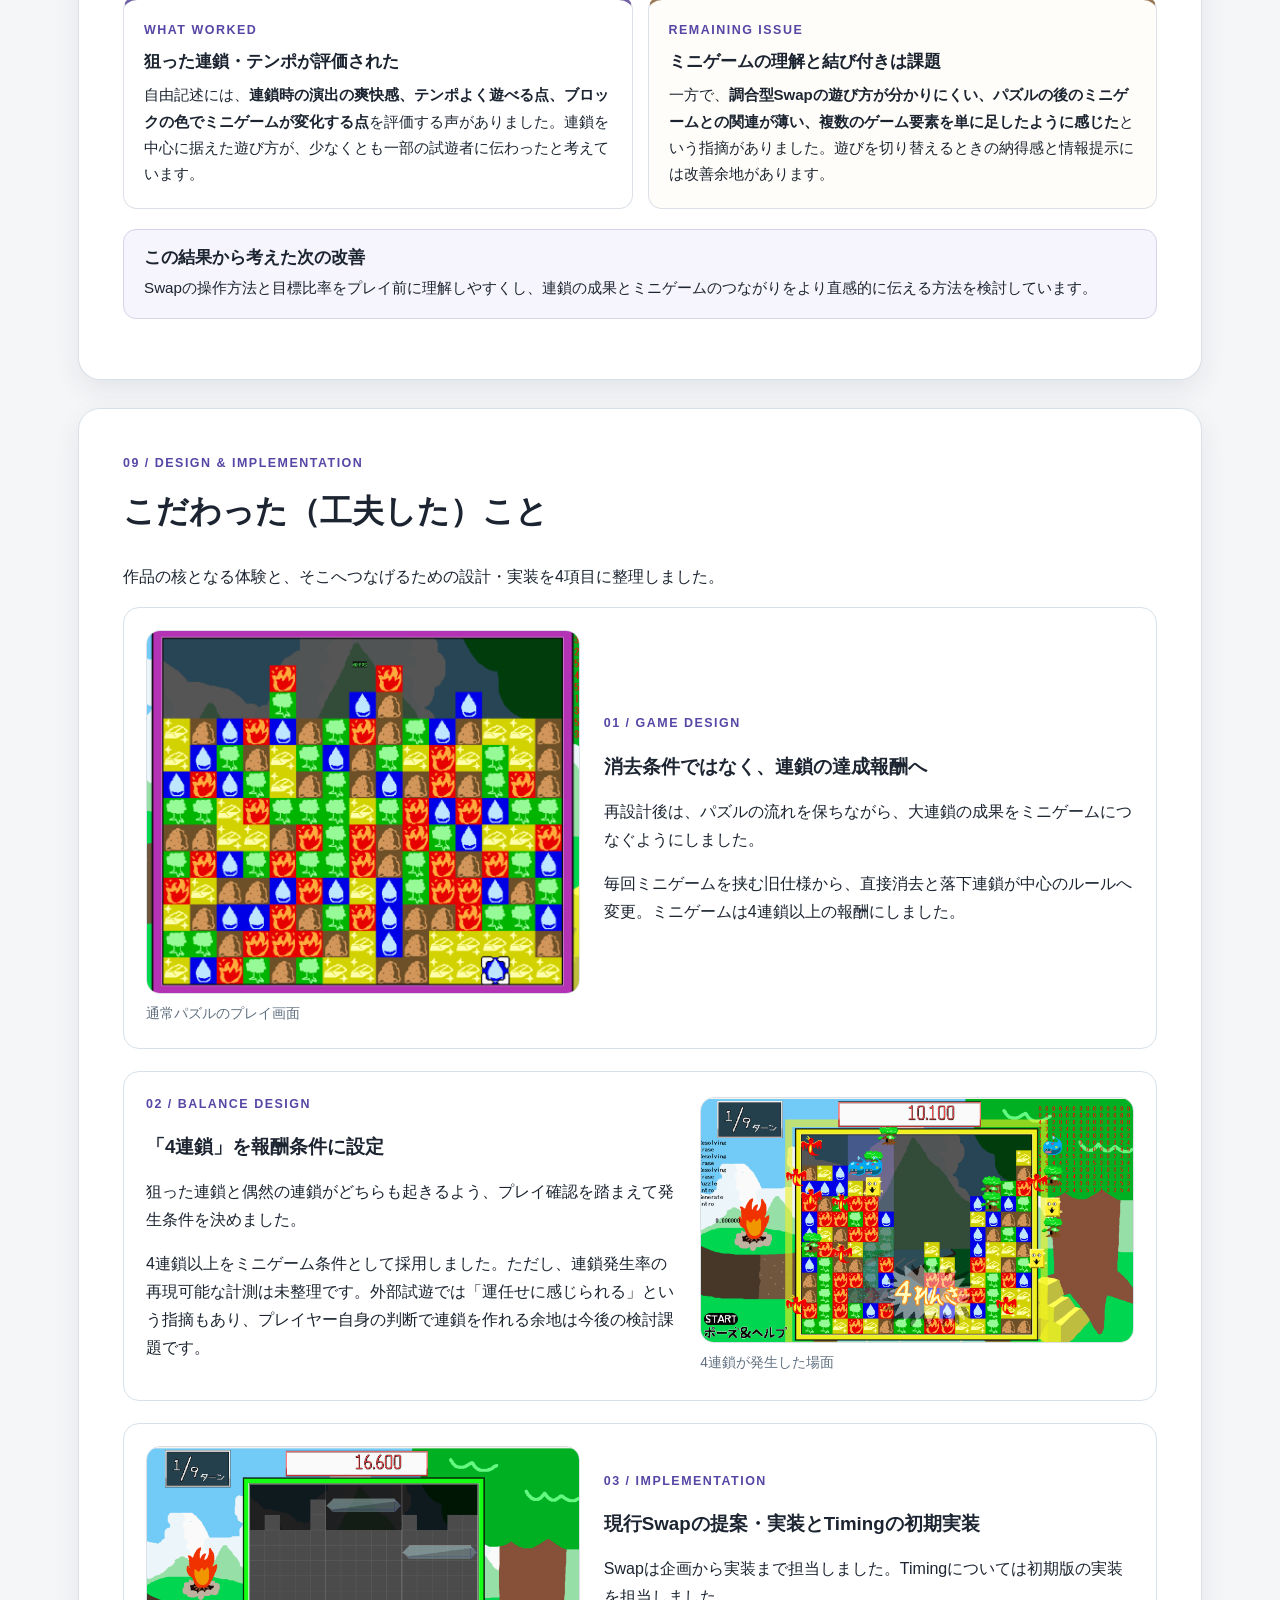
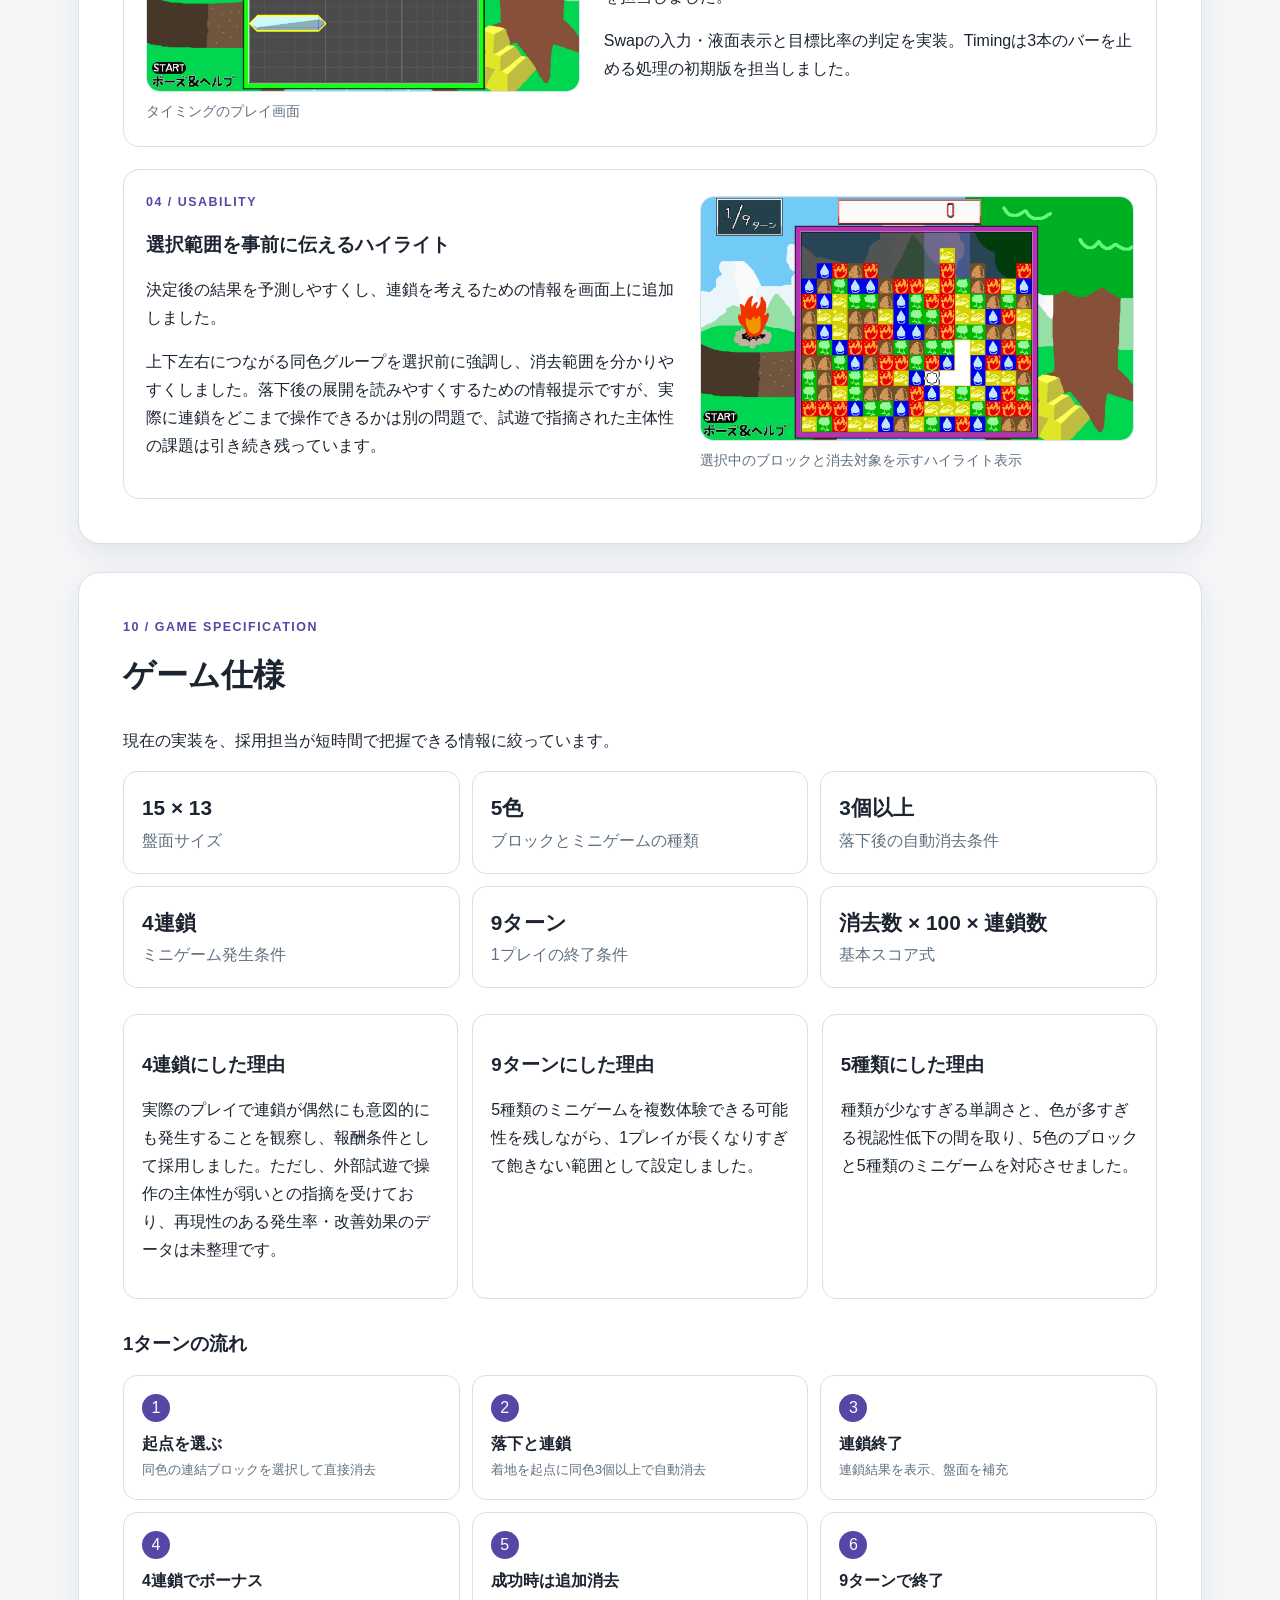
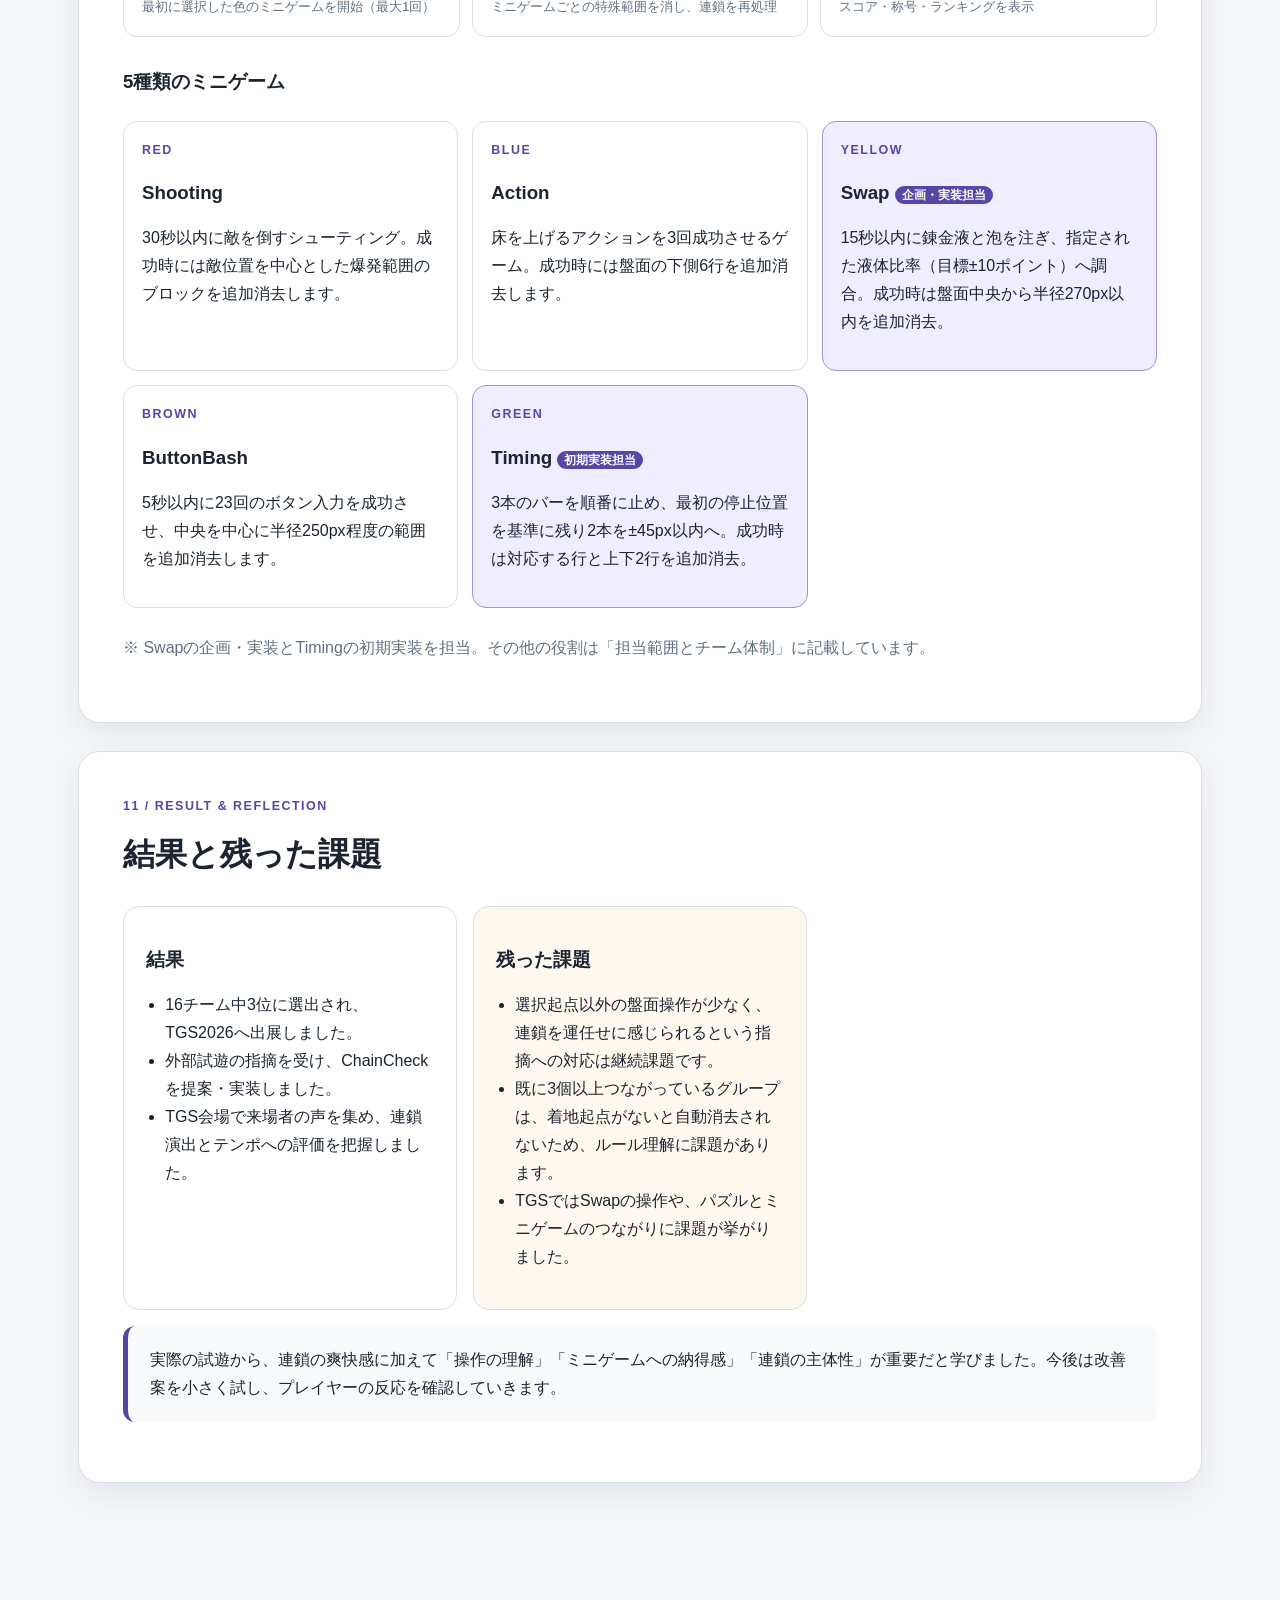
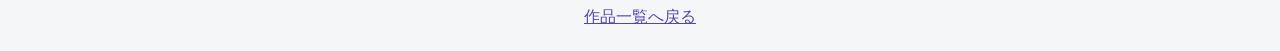
<file: site/renkincrush.html>
<!DOCTYPE html>

<html lang="ja">
<head>
<meta charset="utf-8"/>
<meta content="width=device-width, initial-scale=1.0" name="viewport"/>
<meta content="RENKINcrush：TGS2026に全16チーム中3位で選出された3人制作の連鎖パズル。本人が仕様再設計、ChainCheck・Swapの企画と実装を担当。展示アンケートと改善課題を紹介。" name="description"/>
<title>RENKINcrush｜作品紹介</title>
<link href="../css/renkincrush.css" rel="stylesheet"/>
</head>
<body>
<header class="site-header">
<a class="back-link" href="../index.html">← 作品一覧へ戻る</a>
</header>
<main>
<section class="hero section">
<div class="hero-copy">
<p class="eyebrow">TEAM PROJECT / GAME PLANNING &amp; C++</p>
<p class="tgs-hero-label">TOKYO GAME SHOW 2026 出展 <span>選出：全16チーム中3位</span></p>
<h1>RENKINcrush</h1>
<p class="genre-label">連鎖パズル × 5種のミニゲーム</p>
<p class="lead">9ターンで高得点を狙う、連鎖パズルと5種類のミニゲームを組み合わせたゲームです。ブロックの選択から落下・連鎖を考え、4連鎖以上で発生するミニゲームの追加消去を狙います。</p>
<p class="key-result"><strong>本人の主な貢献：</strong>旧仕様の再設計、ChainCheck・Swapの提案・実装、Timing初期実装、ハイライト表示と調整。</p>
</div>
<figure class="hero-media">
<img alt="RENKINcrushのタイトル画面。5色の錬金術素材ブロックとタイトルロゴが表示されている。" src="../images/renkincrush/renkincrush_title.png"/>
<figcaption>RENKINcrush タイトル画面</figcaption>
</figure>
</section>
<nav aria-label="ページ内目次" class="page-index"><a href="#showcase-title"><span class="toc-num">01</span> 本人実装：ChainCheck・Swap</a><a href="#overview-title"><span class="toc-num">02</span> 作品概要・動画</a><a href="#role-title"><span class="toc-num">03</span> 担当範囲</a><a href="#background-title"><span class="toc-num">04</span> 制作背景と再設計</a><a href="#evolution-title"><span class="toc-num">05</span> 新旧仕様の比較</a><a href="#improvement-title"><span class="toc-num">06</span> 主な改善事例</a><a href="#trial-title"><span class="toc-num">07</span> 外部試遊・改良</a><a href="#tgs-title"><span class="toc-num">08</span> TGS2026・アンケート</a><a href="#focus-title"><span class="toc-num">09</span> こだわったこと</a><a href="#spec-title"><span class="toc-num">10</span> ゲーム仕様</a><a href="#result-title"><span class="toc-num">11</span> 結果と課題</a></nav><section aria-labelledby="showcase-title" class="section feature-showcase">
<p class="section-number">01 / PLANNED &amp; IMPLEMENTED</p>
<h2 id="showcase-title">本人が提案・実装した2つの機能</h2>
<p class="section-intro">自分が提案・実装したChainCheckと現行Swapを、実際のプレイ画面で紹介します。画像はクリックで拡大できます。</p>
<div class="showcase-two-col">
<article aria-labelledby="cc-feature-title" class="showcase-feature-card">
<p class="showcase-eyebrow">01 / FLOW DESIGN &amp; IMPLEMENTATION</p>
<h3 id="cc-feature-title">ChainCheck｜連鎖の成果と次の遊びをつなぐ</h3>
<p>外部試遊で、連鎖の爽快感がミニゲームへの切り替えで途切れると指摘されました。そこで、<strong>連鎖終了後に連鎖数を見せ、次のミニゲームへの移行を知らせる画面</strong>を提案・実装しました。</p>
<figure class="showcase-figure primary-shot">
<a aria-label="ChainCheck 4連鎖の画面を拡大する" href="../images/renkincrush/chaincheck_4chain_current.png" rel="noopener" target="_blank"><img alt="連鎖パズル上に4れんさと次のレッツミニゲームを示すChainCheck画面" loading="lazy" src="../images/renkincrush/chaincheck_4chain_current.png"/></a>
<figcaption>4連鎖時：連鎖結果と、次のミニゲームへの案内</figcaption>
</figure>
<figure class="showcase-figure secondary-shot">
<a aria-label="ChainCheck 6連鎖の画面を拡大する" href="../images/renkincrush/chaincheck_6chain_current.png" rel="noopener" target="_blank"><img alt="パズル画面に6れんさと大きく表示するChainCheck画面" loading="lazy" src="../images/renkincrush/chaincheck_6chain_current.png"/></a>
<figcaption>6連鎖時：大連鎖の結果を明示</figcaption>
</figure>
<div class="showcase-evidence"><strong>導入後の評価：</strong>チーム内では好評でした。一方、外部試遊者からChainCheck単体の反応は得ておらず、中断感がどの程度改善したかは未検証です。</div>
</article>
<article aria-labelledby="swap-feature-title" class="showcase-feature-card">
<p class="showcase-eyebrow">02 / MINIGAME PLANNING &amp; IMPLEMENTATION</p>
<h3 id="swap-feature-title">Swap｜液体と泡の比率を調合する</h3>
<p>4連鎖以上の達成時、最初に選んだ色に対応して発生する5種類のミニゲームの1つ。<strong>錬金液と魔力泡を注ぎ、指定された比率へ近づける</strong>内容を本人が提案・実装しました。</p>
<figure class="showcase-figure primary-shot">
<a aria-label="Swapの目標比率の画面を拡大する" href="../images/renkincrush/swap_target_70_30.png" rel="noopener" target="_blank"><img alt="Swapミニゲームのプレイ画面。上部に目標70対30と成功条件、左右に錬金液と魔力泡のゲージを表示" loading="lazy" src="../images/renkincrush/swap_target_70_30.png"/></a>
<figcaption>目標比率と成功条件を上部に表示</figcaption>
</figure>
<div class="showcase-thumb-row">
<figure class="showcase-figure">
<a aria-label="Swapの操作説明画面を拡大する" href="../images/renkincrush/swap_controls_80_20.png" rel="noopener" target="_blank"><img alt="Swapの開始前に方向ボタンの操作説明と目標80対20を表示" loading="lazy" src="../images/renkincrush/swap_controls_80_20.png"/></a>
<figcaption>開始時の操作案内</figcaption>
</figure>
<figure class="showcase-figure">
<a aria-label="Swapの調合中画面を拡大する" href="../images/renkincrush/swap_mixing_20_80.png" rel="noopener" target="_blank"><img alt="Swapで液体が青と紫に分かれて容器内へ注がれている調合中の画面。目標20対80" loading="lazy" src="../images/renkincrush/swap_mixing_20_80.png"/></a>
<figcaption>調合途中の液面表示</figcaption>
</figure>
</div>
<div class="showcase-evidence"><strong>残った課題：</strong>TGSのアンケートでは「2つの水を混ぜるミニゲームがよく分からなかった」という指摘があり、操作案内と成功条件の伝え方に改善余地があります。</div>
</article>
</div>
</section>
<section aria-labelledby="overview-title" class="section required-section">
<p class="section-number">02 / PROJECT</p>
<h2 id="overview-title">作品概要</h2>
<dl class="facts">
<div><dt>ゲームジャンル</dt><dd>連鎖パズル＋ミニゲーム</dd></div>
<div><dt>開発環境・言語</dt><dd>C++ / Visual Studio / DXライブラリ / GitHub</dd></div>
<div><dt>制作期間</dt><dd>2026年4月10日〜6月26日（本制作。その後、TGS出展に向けた調整あり）</dd></div>
<div><dt>制作人数</dt><dd>3人</dd></div>
<div><dt>展示実績</dt><dd>全16チーム中3位でTGS2026出展枠を獲得（上位4チームが出展）</dd></div>
<div><dt>展示当日の本人担当</dt><dd>シフト制でのブース運営・呼び込み・試遊者へのヒアリング</dd></div>
<div class="facts-wide"><dt>担当箇所</dt><dd>旧仕様の分析・最終仕様の提案、ChainCheckの提案・実装、現行Swapの提案・実装、Timing初期実装、ハイライト表示、数値・演出調整</dd></div>
</dl>
<div class="summary-panel">
<h3>作品概要</h3>
<p>15×13マス・5色の盤面から同色グループを選んで消去。落下後に同色3個以上がつながると自動連鎖し、4連鎖以上で対応するミニゲームに進みます。全9ターンでスコアを競います。</p>
</div>
<div aria-label="RENKINcrushの紹介動画とプレイ動画" class="video-pair"><div aria-label="RENKINcrush紹介動画" class="video-feature">
<div class="video-feature-heading">
<div><p class="section-kicker">PLAY MOVIE</p><h3>RENKINcrush 紹介動画</h3></div>
<p class="video-feature-description">TGS2026 RENKINcrush</p>
</div>
<div class="video-embed-wrap">
<iframe allow="accelerometer; autoplay; clipboard-write; encrypted-media; gyroscope; picture-in-picture; web-share" allowfullscreen="" loading="lazy" referrerpolicy="strict-origin-when-cross-origin" src="https://www.youtube.com/embed/z2F1T8NpXEI" title="TGS2026 RENKINcrush — 紹介動画"></iframe>
</div>
<div class="video-actions">
<a class="video-cta" href="https://youtu.be/z2F1T8NpXEI" rel="noopener noreferrer" target="_blank">YouTubeで紹介動画を見る</a>
<span class="video-url">https://youtu.be/z2F1T8NpXEI</span>
</div>
<p class="video-note">動画が表示されない場合は、上のYouTubeリンクから確認できます。</p>
</div><div aria-label="RENKINcrushプレイ動画" class="video-feature">
<div class="video-feature-heading">
<div><p class="section-kicker">GAMEPLAY MOVIE</p><h3>RENKINcrush プレイ動画</h3></div>
<p class="video-feature-description">ゲームプレイの記録</p>
</div>
<div class="video-embed-wrap">
<iframe allow="accelerometer; autoplay; clipboard-write; encrypted-media; gyroscope; picture-in-picture; web-share" allowfullscreen="" loading="lazy" referrerpolicy="strict-origin-when-cross-origin" src="https://www.youtube.com/embed/8skPRmbEsb8" title="RENKINcrush プレイ動画"></iframe>
</div>
<div class="video-actions">
<a class="video-cta" href="https://youtu.be/8skPRmbEsb8" rel="noopener noreferrer" target="_blank">YouTubeでプレイ動画を見る</a>
<span class="video-url">https://youtu.be/8skPRmbEsb8</span>
</div>
<p class="video-note">映像が表示できない場合はYouTubeのリンクを開いてください。</p>
</div></div>
<section aria-labelledby="trial-build-title" class="download-section section">
<div class="section-heading"><p class="section-kicker">TRIAL BUILD</p><h2 id="trial-build-title">試遊用ビルド</h2><p>Windows向けの試遊版です。動画だけでは伝わらない操作感も確認できます。</p></div>
<div class="download-grid">
<article class="download-card">
<p class="download-label">WINDOWS BUILD</p>
<h3>RENKINcrush 試遊版（ZIP）</h3>
<p>Windows向けZIP（約220MB）。展開後、フォルダ内のEXEから起動できます。</p>
<a class="video-cta" href="https://drive.google.com/file/d/148q3V9yiPLH_lLyB8K67_KtLD2d2w9QZ/view?usp=drivesdk" rel="noopener noreferrer" target="_blank">Google Driveで試遊版を見る</a>
<p class="download-url">https://drive.google.com/file/d/148q3V9yiPLH_lLyB8K67_KtLD2d2w9QZ/view?usp=drivesdk</p>
</article>

</div>

</section>
<div aria-labelledby="role-title" class="role-section">
<div class="role-heading">
<p class="section-kicker">03 / TEAM &amp; ROLE</p>
<h3 id="role-title">担当範囲とチーム体制</h3>
<p>3人チームで制作。自分の担当と共同制作者の役割を分けて記載しています。</p>
</div>
<div class="role-summary-grid">
<article class="role-person own-role">
<p class="role-name">本人</p>
<h4>仕様再設計・ChainCheck／Swapの企画・実装・品質調整</h4>
<ul>
<li>旧仕様の問題分析と、連鎖を中心とする最終仕様の提案</li>
<li>現行の調合型Swapミニゲームの提案・実装、Timingミニゲームの初期実装（画像素材を除く）</li>
<li>連鎖終了からミニゲームへつなぐChainCheckの提案・実装</li>
<li>選択範囲と盤面変化を示すハイライト表示の実装</li>
<li>ミニゲームの数値調整、演出調整、動作・品質確認</li>
</ul>
</article>
<article class="role-person">
<p class="role-name">メンバーA</p>
<h4>パズル本体・他ミニゲームの実装、バグ修正</h4>
<ul><li>パズル本体の実装</li><li>他のミニゲームの実装</li><li>バグの修正・不具合対応</li></ul>
</article>
<article class="role-person">
<p class="role-name">メンバーB</p>
<h4>画像制作・パズル本体関連</h4>
<ul><li>ゲーム内で使う画像の制作</li><li>パズル本体に関連する制作・作業</li></ul>
</article>
</div>
<details class="role-matrix-details"><summary>本人の担当範囲を詳しく見る（企画・実装・調整）</summary><div class="responsibility-matrix-wrap">
<table class="responsibility-matrix">
<thead>
<tr><th>領域</th><th>本人の担当</th><th>決定・実装の区分</th></tr>
</thead>
<tbody>
<tr><th>最終パズル仕様</th><td>直接選択での消去、落下後3個以上の連鎖、4連鎖でのミニゲーム、9ターン制を提案</td><td><span class="scope-tag solo">単独提案</span></td></tr>
<tr><th>付随仕様</th><td>召喚獣と称号を提案</td><td><span class="scope-tag solo">単独提案</span></td></tr>
<tr><th>ミニゲーム企画</th><td>現行Swap（錬金液・泡の調合）を提案。Timing・ButtonBashの初期内容と成功条件を提案。Action・Shootingはチームで検討</td><td><span class="scope-tag mixed">単独＋共同</span></td></tr>
<tr><th>スコア・ランキング</th><td>スコア計算式とランキング仕様の検討に参加</td><td><span class="scope-tag joint">共同決定</span></td></tr>
<tr><th>実装</th><td>ChainCheck（連鎖終了の結果表示と次段階への移行）、現行Swap（調合ゲーム）、Timingの初期版、選択範囲のハイライト表示を実装。Timingの後続改修は本人実績に含めていません</td><td><span class="scope-tag implement">本人実装</span></td></tr>
<tr><th>数値調整</th><td>Swapの操作感・成功条件、Timingの初期許容範囲、Shootingの弾数・クールタイム等を調整（現行値は別記）</td><td><span class="scope-tag tuning">本人調整</span></td></tr>
<tr><th>演出・品質</th><td>Swap中、消去時、召喚獣のはじけ方、各ミニゲーム成功時、ターン遷移時の演出を調整・確認</td><td><span class="scope-tag tuning">本人調整</span></td></tr>
</tbody>
</table>
</div></details>
<div class="decision-flow-note">
<h4>仕様決定の流れ</h4>
<p>各メンバーが案を出す、または軽く試作した後、本人が内容を確認・整理し、先生方のレビューを受けてチームで最終決定しました。</p>
</div>
<p class="ai-note"><strong>AI利用：</strong>Swapの一部演出と、画像の上下左右反転・回転処理で実装補助として利用しました。仕様判断、数値調整、動作確認は本人が行っています。</p>
</div>
</section>
<section aria-labelledby="background-title" class="section required-section">
<p class="section-number">04 / DESIGN PROCESS</p>
<h2 id="background-title">制作背景・挑戦したこと・学んだこと</h2>
<div class="narrative-grid">
<article class="narrative-card">
<p class="narrative-label">制作背景</p>
<h3>「積みゲーを解消する」を遊びにする</h3>
<p>旧版ASOBEは、「積みゲーを解消する」という着想を形にした全消し型パズルです。盤面の同色ブロックを選び、対応するミニゲームを成功させて消去するルールで制作しました。</p>
</article>
<article class="narrative-card">
<p class="narrative-label">問題の発見と再設計</p>
<h3>原案の魅力を残し、遊びの中心を再設計</h3>
<p>試遊でルールの分かりにくさを指摘され、消去のたびに判断と操作を切り替える点を課題と捉えました。そこで、連鎖とスコアを主役にし、ミニゲームを4連鎖以上の報酬へ変更する仕様を提案しました。</p>
</article>
<article class="narrative-card">
<p class="narrative-label">学んだこと</p>
<h3>案の数だけでなく、理由を言語化して共有する</h3>
<p>大きな仕様変更には反対意見もあったため、新旧仕様の違い、実装可能性、教員・クラスメートの試遊評価を判断材料として共有しました。結果だけでなく、変更の理由と検証の過程を説明する重要性を学びました。</p>
</article>
</div>
<div aria-labelledby="evolution-title" class="concept-evolution">
<div class="evolution-heading">
<p class="section-kicker">05 / BEFORE &amp; AFTER</p>
<h3 id="evolution-title">旧版「ASOBE」からRENKINcrushへ</h3>
<p>「積みゲーを解消する」着想から生まれた旧版ASOBEを、連鎖とスコアを中心とするRENKINcrushへ再設計しました。旧版と再設計後の実際の画面を比較します。</p>
</div>
<div class="portfolio-compare-grid">
<article class="compare-column compare-before">
<p class="evolution-label">BEFORE / ASOBE</p>
<h4>ミニゲームの成功がブロック消去の条件</h4>
<figure><img alt="旧版ASOBEのパズル画面。左に6列13行の盤面、右に選択したブロックのミニゲーム名と消去予定数が表示されている。" loading="lazy" src="../images/renkincrush/asobe_ver0517_selection.png"/><figcaption>旧版のブロック選択画面（開発中の画面）</figcaption></figure>
<figure><img alt="旧版ASOBEでブロックを選ぶと始まるシューティング。左の盤面は表示されたまま、右側でミニゲームを進める。" loading="lazy" src="../images/renkincrush/asobe_ver0517_shooting.png"/><figcaption>選択したブロックに対応するミニゲーム</figcaption></figure>
<ol><li>あらかじめ積まれた盤面から同色の塊を選ぶ</li><li>選んだ色に対応するミニゲームを遊ぶ</li><li>成功した場合、同色でつながる塊を消去</li><li>全消しを目指す</li></ol>
<p class="compare-emphasis"><strong>課題と捉えた点：</strong>パズルで消す場所を考えても、消去には毎回別の操作・判断が必要であり、思考の流れが途切れやすいと判断しました。</p>
</article>
<article class="compare-column compare-after">
<p class="evolution-label">AFTER / RENKINcrush</p>
<h4>連鎖の成果をミニゲームに結び付ける</h4>
<figure><img alt="RENKINcrushの通常パズル画面" loading="lazy" src="../images/renkincrush/normal.png"/><figcaption>再設計後の通常パズル画面</figcaption></figure>
<figure><img alt="RENKINcrushで4連鎖が発生した画面" loading="lazy" src="../images/renkincrush/4chain.png"/><figcaption>再設計後の4連鎖の場面</figcaption></figure>
<ol><li>同色グループを選択し、そのまま消去する</li><li>落下後、着地を起点に同色3個以上なら自動連鎖</li><li>連鎖終了後に結果を案内・盤面を補充</li><li>4連鎖以上なら最初に選んだ色のミニゲームが発生</li><li>追加消去を使い、9ターンでスコアを競う</li></ol>
<p class="compare-emphasis"><strong>狙った体験：</strong>盤面の選択と連鎖を遊びの中心に置き、ミニゲームを大連鎖の報酬としました。</p>
</article>
</div>


</div>
<div class="agreement-panel">
<h3>仕様変更時の合意形成</h3>
<p>
          原案を維持したい意見に対し、旧仕様の問題点だけでなく、変更後のゲームフロー、実現したい体験、
          残り期間で実装できる案を示しました。各メンバーの案や軽い試作を確認した後、先生方にもレビューを依頼し、
          チームで最終仕様を決定しました。自分の案を押し通すのではなく、判断材料を増やして共通認識を作ることを意識しました。
        </p>
</div>
</section>
<section aria-labelledby="improvement-title" class="section improvement-section">
<div class="section-heading-row">
<div>
<p class="section-kicker">06 / PROBLEM SOLVING</p>
<h2 id="improvement-title">発見・改善した主な問題</h2>
</div>
<p class="section-summary">企画、操作設計、プログラムの異なる観点から、問題の原因を整理して対応しました。</p>
</div>
<div class="problem-grid">
<article class="problem-card">
<p class="problem-type">企画・ゲームフロー</p>
<h3>パズルとミニゲームによって遊びが途切れる</h3>
<dl>
<div><dt>問題</dt><dd>消去のたびにミニゲームを開始するため、パズルで場所を考えた直後に操作と判断の対象が切り替わる構造でした。</dd></div>
<div><dt>原因</dt><dd>盤面管理とミニゲームはルール上で連動していましたが、消去の必須条件としてミニゲームを置いたため、パズルの流れを中断しやすいと考えました。</dd></div>
<div><dt>対応</dt><dd>連鎖を中心体験に定め、ブロックを直接消去できるよう変更。ミニゲームは4連鎖以上の報酬として発生させました。</dd></div>
<div><dt>結果</dt><dd>全消し型から9ターン制スコアアタックへ再設計し、ゲームを完成させました。旧版との共通条件での定量比較は未整理です。</dd></div>
</dl>
</article>
<article class="problem-card">
<p class="problem-type">操作・ルール理解</p>
<h3>ミニゲームごとのルールと操作が分かりにくい</h3>
<dl>
<div><dt>問題</dt><dd>パズル本編とミニゲームで使用する操作が統一されておらず、ルールも初見では理解しにくい状態でした。</dd></div>
<div><dt>原因</dt><dd>パズルは十字キーとAボタンで完結する一方、ミニゲーム側では操作方法と成功条件が個別に設計されていました。</dd></div>
<div><dt>対応</dt><dd>方向入力・決定を基本とした操作設計に加え、ミニゲーム開始前に個別の操作や目的を提示する準備時間を設けました。</dd></div>
<div><dt>結果</dt><dd>操作・成功条件を開始前に確認できる構造にしました。ただし、ミニゲーム間の操作差や難易度には改善余地があります。</dd></div>
</dl>
</article>
<article class="problem-card technical">
<p class="problem-type">プログラム・スコア処理</p>
<h3>追加消去時に異常な量のスコアが加算される</h3>
<dl>
<div><dt>問題</dt><dd>ShootingとButtonBashのクリア後、一部の追加消去で想定を超えるスコアが加算されていました。</dd></div>
<div><dt>原因</dt><dd>ブロックが存在しない色Noneの空マスにもErasing状態を設定し、Erasing状態のセル数をそのまま消去数として数えていました。</dd></div>
<div><dt>対応</dt><dd>セルの色がNoneの場合は、消去数とスコア加算の対象に含めない条件を追加しました。</dd></div>
<div><dt>結果</dt><dd>実際にブロックが存在するセルだけが消去数として集計され、意図したスコアが加算されるようになりました。</dd></div>
</dl>
</article>
</div>
</section><section aria-labelledby="trial-title" class="section trial-section">
<p class="section-number">07 / FIELD REVIEW</p>
<h2 id="trial-title">外部試遊の指摘を次の改善へつなげる</h2>
<p class="section-intro">連鎖の楽しさが評価される一方、ミニゲームへの切り替えや、連鎖を自分で作る余地について指摘を受けました。主な意見と対応を整理します。</p>
<div class="feedback-voices">
<article class="feedback-voice">
<p class="feedback-source">学生の試遊コメント</p>
<h3>消去の爽快感を評価</h3>
<p>ブロックの消去演出や連鎖の楽しさに好意的な反応がありました。一方、ミニゲームの難易度や、既に3個以上つながったブロックの扱いも指摘されました。</p>
</article>
<article class="feedback-voice">
<p class="feedback-source">イリンクスからの試遊コメント</p>
<h3>ミニゲームへの移行が早い</h3>
<p>ミニゲームの発想と出来を評価する一方、連鎖の爽快感が続く途中で遊びが切り替わる点を指摘されました。</p>
</article>
<article class="feedback-voice">
<p class="feedback-source">サイバーコネクトツーからの試遊コメント</p>
<h3>大連鎖の動機はあるが、主体性が弱い</h3>
<p>ルールの分かりやすさと4連鎖のボーナスを評価する一方、起点選択以外に介入できる操作が少なく、連鎖を運任せに感じやすいという指摘を受けました。</p>
</article>
</div>
<h3 class="subsection-title">指摘後の対応と現在地</h3>
<div class="responsibility-matrix-wrap">
<table class="responsibility-matrix trial-table">
<thead><tr><th>論点</th><th>反映・確認できたこと</th><th>現時点の評価</th></tr></thead>
<tbody>
<tr><th>ミニゲームが連鎖の爽快感を中断する</th><td>ChainCheckを提案・実装。連鎖終了後に結果と次のミニゲームを案内する画面を設けました。</td><td>チーム内では好評でした。外部での機能別評価は未取得です。</td></tr>
<tr><th>連鎖を自分で組み立てる余地が少ない</th><td>選択グループのハイライトはあるが、入力操作は基本的に消去起点の選択。連鎖は落下と補充結果に左右される。</td><td><strong>継続課題。</strong>解決したとは記載しない。</td></tr>
<tr><th>既に3個以上つながったブロックが消えない</th><td>現行コードは<strong>着地したブロック</strong>を起点に自動連鎖を判定するため、既存の塊すべてが自動消去される仕様ではない。</td><td>仕様の説明・理解促進を含め検討が必要。</td></tr>
</tbody>
</table>
</div>


</section>
<section aria-labelledby="tgs-title" class="section tgs-section">
<p class="section-number">08 / TGS2026</p>
<h2 id="tgs-title">TGS2026出展と来場者アンケート</h2>
<p class="section-intro">2026年4月10日〜6月26日の制作後、<strong>全16チーム中3位</strong>となり、上位4チームに与えられるTGS2026の出展枠を獲得しました。会場では他チームの学生と交代でブースに立ち、呼び込みと試遊者へのヒアリングに参加しました。</p>
<div aria-label="出展概要" class="tgs-exhibition-facts">
<div><span>選出順位</span><strong>3位 <small>/ 全16チーム</small></strong><p>上位4チームが出展</p></div>
<div><span>制作期間</span><strong>4/10 – 6/26</strong><p>2026年・3人チーム</p></div>
<div><span>アンケート</span><strong>11件</strong><p>会場で回収した回答</p></div>
</div>
<h3 class="tgs-feedback-heading">当日アンケートの評価（5点満点として集計）</h3>
<p>出展時に回収した11件の回答を集計したところ、特に<strong>ゲームテンポ・爽快感</strong>が高く評価されました。</p>
<div aria-label="来場者アンケートの平均評価" class="tgs-evaluation-grid">
<article class="tgs-evaluation"><p>面白さ</p><strong>4.6 <small>/ 5</small></strong><div aria-label="5点満点中平均4.6" class="tgs-meter" role="img"><span style="width:92%"></span></div><p class="tgs-denom">有効回答10件・5点が7件</p></article>
<article class="tgs-evaluation"><p>テンポ・爽快感</p><strong>4.6 <small>/ 5</small></strong><div aria-label="5点満点中平均4.6" class="tgs-meter" role="img"><span style="width:92.7%"></span></div><p class="tgs-denom">有効回答11件・5点が7件</p></article>
<article class="tgs-evaluation"><p>わかりやすさ</p><strong>4.4 <small>/ 5</small></strong><div aria-label="5点満点中平均4.4" class="tgs-meter" role="img"><span style="width:88%"></span></div><p class="tgs-denom">有効回答10件・5点が6件</p></article>
</div>

<div class="tgs-insight-grid">
<article class="tgs-insight tgs-insight-good">
<p class="section-kicker">WHAT WORKED</p><h3>狙った連鎖・テンポが評価された</h3>
<p>自由記述には、<strong>連鎖時の演出の爽快感、テンポよく遊べる点、ブロックの色でミニゲームが変化する点</strong>を評価する声がありました。連鎖を中心に据えた遊び方が、少なくとも一部の試遊者に伝わったと考えています。</p>
</article>
<article class="tgs-insight tgs-insight-issue">
<p class="section-kicker">REMAINING ISSUE</p><h3>ミニゲームの理解と結び付きは課題</h3>
<p>一方で、<strong>調合型Swapの遊び方が分かりにくい、パズルの後のミニゲームとの関連が薄い、複数のゲーム要素を単に足したように感じた</strong>という指摘がありました。遊びを切り替えるときの納得感と情報提示には改善余地があります。</p>
</article>
</div>
<div class="tgs-next-step"><h3>この結果から考えた次の改善</h3><p>Swapの操作方法と目標比率をプレイ前に理解しやすくし、連鎖の成果とミニゲームのつながりをより直感的に伝える方法を検討しています。</p></div>

</section>
<section aria-labelledby="focus-title" class="section required-section">
<p class="section-number">09 / DESIGN &amp; IMPLEMENTATION</p>
<h2 id="focus-title">こだわった（工夫した）こと</h2>
<p class="section-intro">作品の核となる体験と、そこへつなげるための設計・実装を4項目に整理しました。</p>
<div class="focus-list">
<article class="focus-item">
<figure class="focus-media focus-image">
<img alt="RENKINcrushの通常パズル画面" loading="lazy" src="../images/renkincrush/normal.png"/>
<figcaption>通常パズルのプレイ画面</figcaption>
</figure>
<div class="focus-copy">
<p class="focus-index">01 / GAME DESIGN</p>
<h3>消去条件ではなく、連鎖の達成報酬へ</h3>
<p class="focus-comment">再設計後は、パズルの流れを保ちながら、大連鎖の成果をミニゲームにつなぐようにしました。</p>
<p>毎回ミニゲームを挟む旧仕様から、直接消去と落下連鎖が中心のルールへ変更。ミニゲームは4連鎖以上の報酬にしました。</p>
</div>
</article>
<article class="focus-item reverse">
<figure class="focus-media focus-image">
<img alt="RENKINcrushで4連鎖が発生した画面" loading="lazy" src="../images/renkincrush/4chain.png"/>
<figcaption>4連鎖が発生した場面</figcaption>
</figure>
<div class="focus-copy">
<p class="focus-index">02 / BALANCE DESIGN</p>
<h3>「4連鎖」を報酬条件に設定</h3>
<p class="focus-comment">狙った連鎖と偶然の連鎖がどちらも起きるよう、プレイ確認を踏まえて発生条件を決めました。</p>
<p>4連鎖以上をミニゲーム条件として採用しました。ただし、連鎖発生率の再現可能な計測は未整理です。外部試遊では「運任せに感じられる」という指摘もあり、プレイヤー自身の判断で連鎖を作れる余地は今後の検討課題です。</p>
</div>
</article>
<article class="focus-item">
<figure class="focus-media focus-image">
<img alt="RENKINcrushのtimeingプレイ画面。" loading="lazy" src="../images/renkincrush/Timing.png"/>
<figcaption>タイミングのプレイ画面</figcaption>
</figure>
<div class="focus-copy">
<p class="focus-index">03 / IMPLEMENTATION</p>
<h3>現行Swapの提案・実装とTimingの初期実装</h3>
<p class="focus-comment">Swapは企画から実装まで担当しました。Timingについては初期版の実装を担当しました。</p>
<p>Swapの入力・液面表示と目標比率の判定を実装。Timingは3本のバーを止める処理の初期版を担当しました。</p>
</div>
</article>
<article class="focus-item reverse">
<figure class="focus-media focus-image">
<img alt="RENKINcrushのパズル画面。カーソルで選択したブロックと、消去対象となる同色グループが白くハイライト表示されている。" loading="lazy" src="../images/renkincrush/renkincrush_highlight.png"/>
<figcaption>選択中のブロックと消去対象を示すハイライト表示</figcaption>
</figure>
<div class="focus-copy">
<p class="focus-index">04 / USABILITY</p>
<h3>選択範囲を事前に伝えるハイライト</h3>
<p class="focus-comment">決定後の結果を予測しやすくし、連鎖を考えるための情報を画面上に追加しました。</p>
<p>上下左右につながる同色グループを選択前に強調し、消去範囲を分かりやすくしました。落下後の展開を読みやすくするための情報提示ですが、実際に連鎖をどこまで操作できるかは別の問題で、試遊で指摘された主体性の課題は引き続き残っています。</p>
</div>
</article>
</div>
</section>
<section aria-labelledby="spec-title" class="section">
<div class="section-heading-row">
<div>
<p class="section-kicker">10 / GAME SPECIFICATION</p>
<h2 id="spec-title">ゲーム仕様</h2>
</div>
<p class="section-summary">現在の実装を、採用担当が短時間で把握できる情報に絞っています。</p>
</div>
<div class="stat-grid">
<article><strong>15 × 13</strong><span>盤面サイズ</span></article>
<article><strong>5色</strong><span>ブロックとミニゲームの種類</span></article>
<article><strong>3個以上</strong><span>落下後の自動消去条件</span></article>
<article><strong>4連鎖</strong><span>ミニゲーム発生条件</span></article>
<article><strong>9ターン</strong><span>1プレイの終了条件</span></article>
<article><strong>消去数 × 100 × 連鎖数</strong><span>基本スコア式</span></article>
</div>
<div class="design-reasons">
<article>
<h3>4連鎖にした理由</h3>
<p>実際のプレイで連鎖が偶然にも意図的にも発生することを観察し、報酬条件として採用しました。ただし、外部試遊で操作の主体性が弱いとの指摘を受けており、再現性のある発生率・改善効果のデータは未整理です。</p>
</article>
<article>
<h3>9ターンにした理由</h3>
<p>5種類のミニゲームを複数体験できる可能性を残しながら、1プレイが長くなりすぎて飽きない範囲として設定しました。</p>
</article>
<article>
<h3>5種類にした理由</h3>
<p>種類が少なすぎる単調さと、色が多すぎる視認性低下の間を取り、5色のブロックと5種類のミニゲームを対応させました。</p>
</article>
</div>
<h3 class="subsection-title">1ターンの流れ</h3>
<ol class="game-flow">
<li><span>1</span><strong>起点を選ぶ</strong><small>同色の連結ブロックを選択して直接消去</small></li>
<li><span>2</span><strong>落下と連鎖</strong><small>着地を起点に同色3個以上で自動消去</small></li>
<li><span>3</span><strong>連鎖終了</strong><small>連鎖結果を表示、盤面を補充</small></li>
<li><span>4</span><strong>4連鎖でボーナス</strong><small>最初に選択した色のミニゲームを開始（最大1回）</small></li>
<li><span>5</span><strong>成功時は追加消去</strong><small>ミニゲームごとの特殊範囲を消し、連鎖を再処理</small></li>
<li><span>6</span><strong>9ターンで終了</strong><small>スコア・称号・ランキングを表示</small></li>
</ol>
<h3 class="subsection-title">5種類のミニゲーム</h3>
<div class="minigame-grid">
<article class="mini-card red">
<p class="mini-color">RED</p>
<h3>Shooting</h3>
<p>30秒以内に敵を倒すシューティング。成功時には敵位置を中心とした爆発範囲のブロックを追加消去します。</p>
</article>
<article class="mini-card blue">
<p class="mini-color">BLUE</p>
<h3>Action</h3>
<p>床を上げるアクションを3回成功させるゲーム。成功時には盤面の下側6行を追加消去します。</p>
</article>
<article class="mini-card yellow own-work">
<p class="mini-color">YELLOW</p>
<h3>Swap <span>企画・実装担当</span></h3>
<p>15秒以内に錬金液と泡を注ぎ、指定された液体比率（目標±10ポイント）へ調合。成功時は盤面中央から半径270px以内を追加消去。</p>
</article>
<article class="mini-card brown">
<p class="mini-color">BROWN</p>
<h3>ButtonBash</h3>
<p>5秒以内に23回のボタン入力を成功させ、中央を中心に半径250px程度の範囲を追加消去します。</p>
</article>
<article class="mini-card green own-work">
<p class="mini-color">GREEN</p>
<h3>Timing <span>初期実装担当</span></h3>
<p>3本のバーを順番に止め、最初の停止位置を基準に残り2本を±45px以内へ。成功時は対応する行と上下2行を追加消去。</p>
</article>
</div>
<p class="scope-note">※ Swapの企画・実装とTimingの初期実装を担当。その他の役割は「担当範囲とチーム体制」に記載しています。</p>
</section>
<section aria-labelledby="result-title" class="section">
<p class="section-number">11 / RESULT &amp; REFLECTION</p><h2 id="result-title">結果と残った課題</h2>
<div class="result-grid">
<article class="card">
<h3>結果</h3>
<ul>
<li>16チーム中3位に選出され、TGS2026へ出展しました。</li>
<li>外部試遊の指摘を受け、ChainCheckを提案・実装しました。</li>
<li>TGS会場で来場者の声を集め、連鎖演出とテンポへの評価を把握しました。</li>
</ul>
</article>
<article class="card caution">
<h3>残った課題</h3>
<ul>
<li>選択起点以外の盤面操作が少なく、連鎖を運任せに感じられるという指摘への対応は継続課題です。</li>
<li>既に3個以上つながっているグループは、着地起点がないと自動消去されないため、ルール理解に課題があります。</li>
<li>TGSではSwapの操作や、パズルとミニゲームのつながりに課題が挙がりました。</li>
</ul>
</article>
</div>
<p class="reflection">実際の試遊から、連鎖の爽快感に加えて「操作の理解」「ミニゲームへの納得感」「連鎖の主体性」が重要だと学びました。今後は改善案を小さく試し、プレイヤーの反応を確認していきます。</p>
</section>
</main>
<footer>
<a href="../index.html">作品一覧へ戻る</a>
</footer>
</body>
</html>
</file>
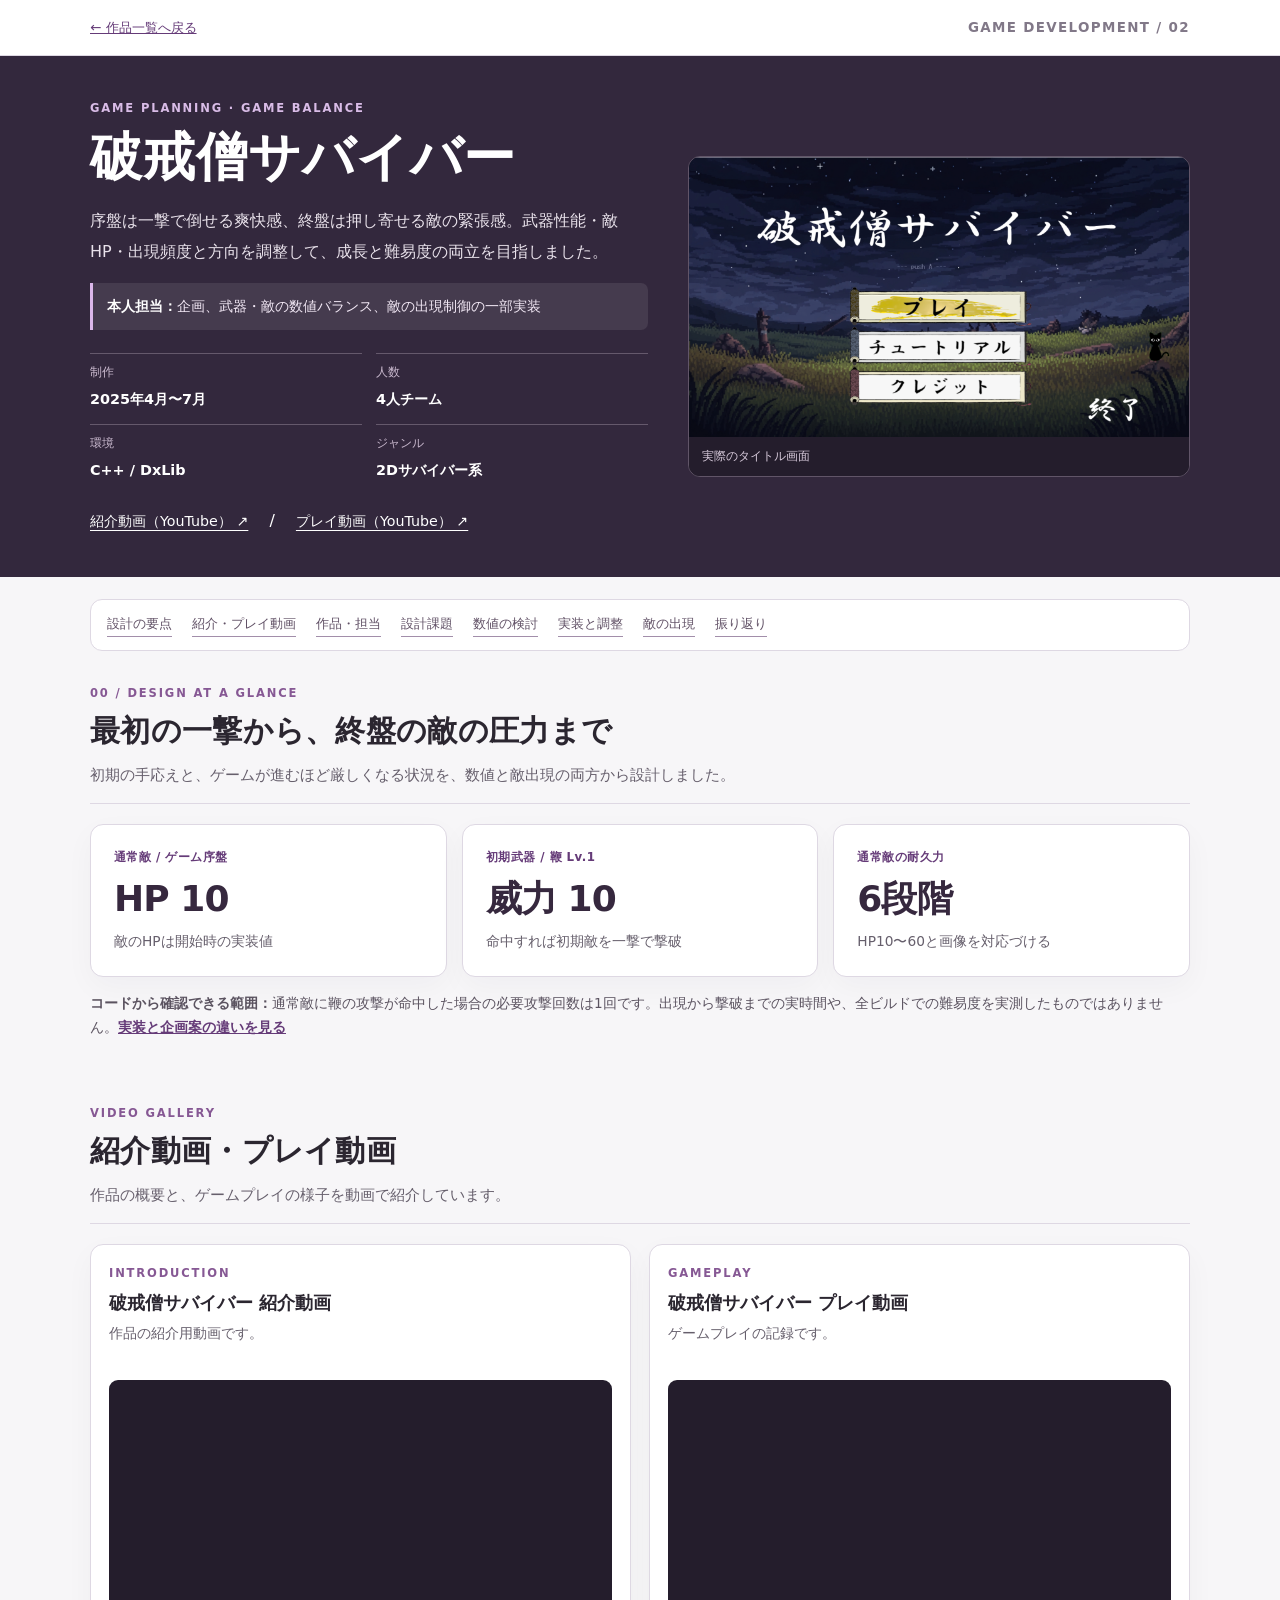
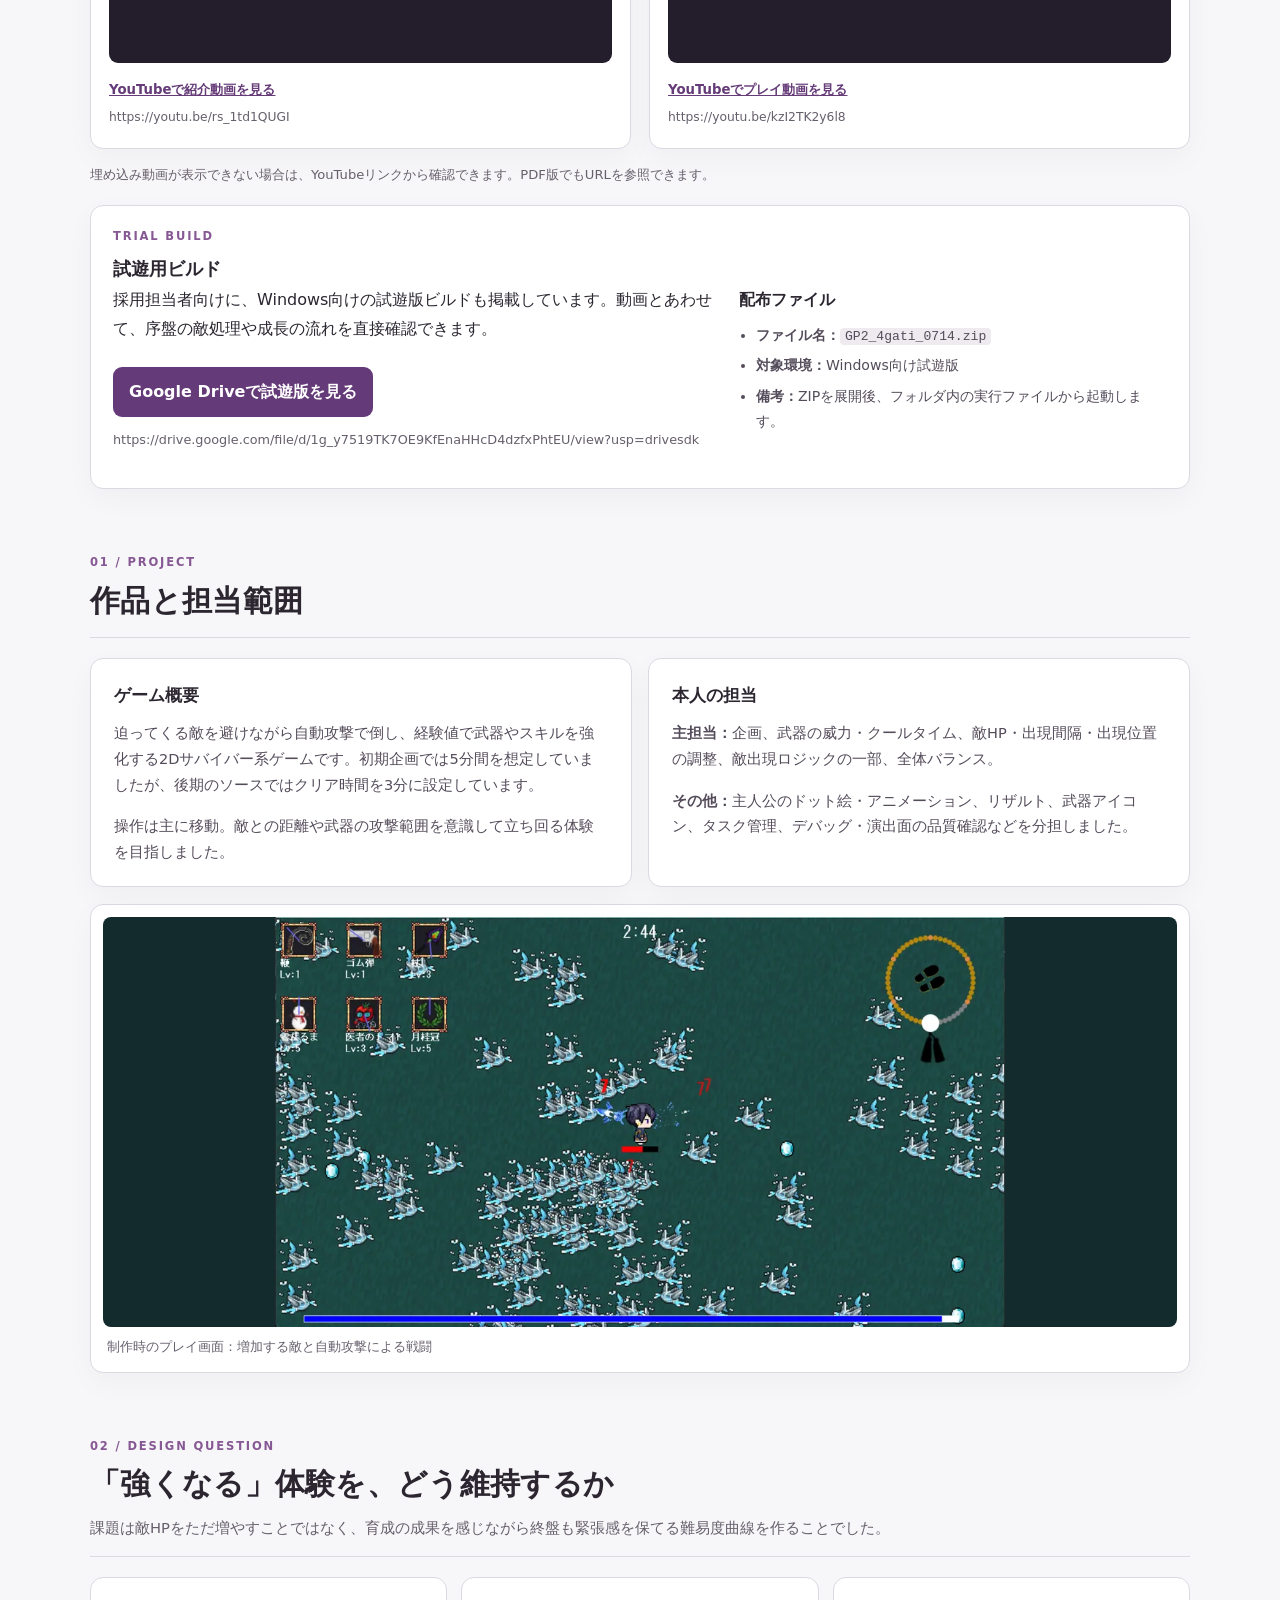
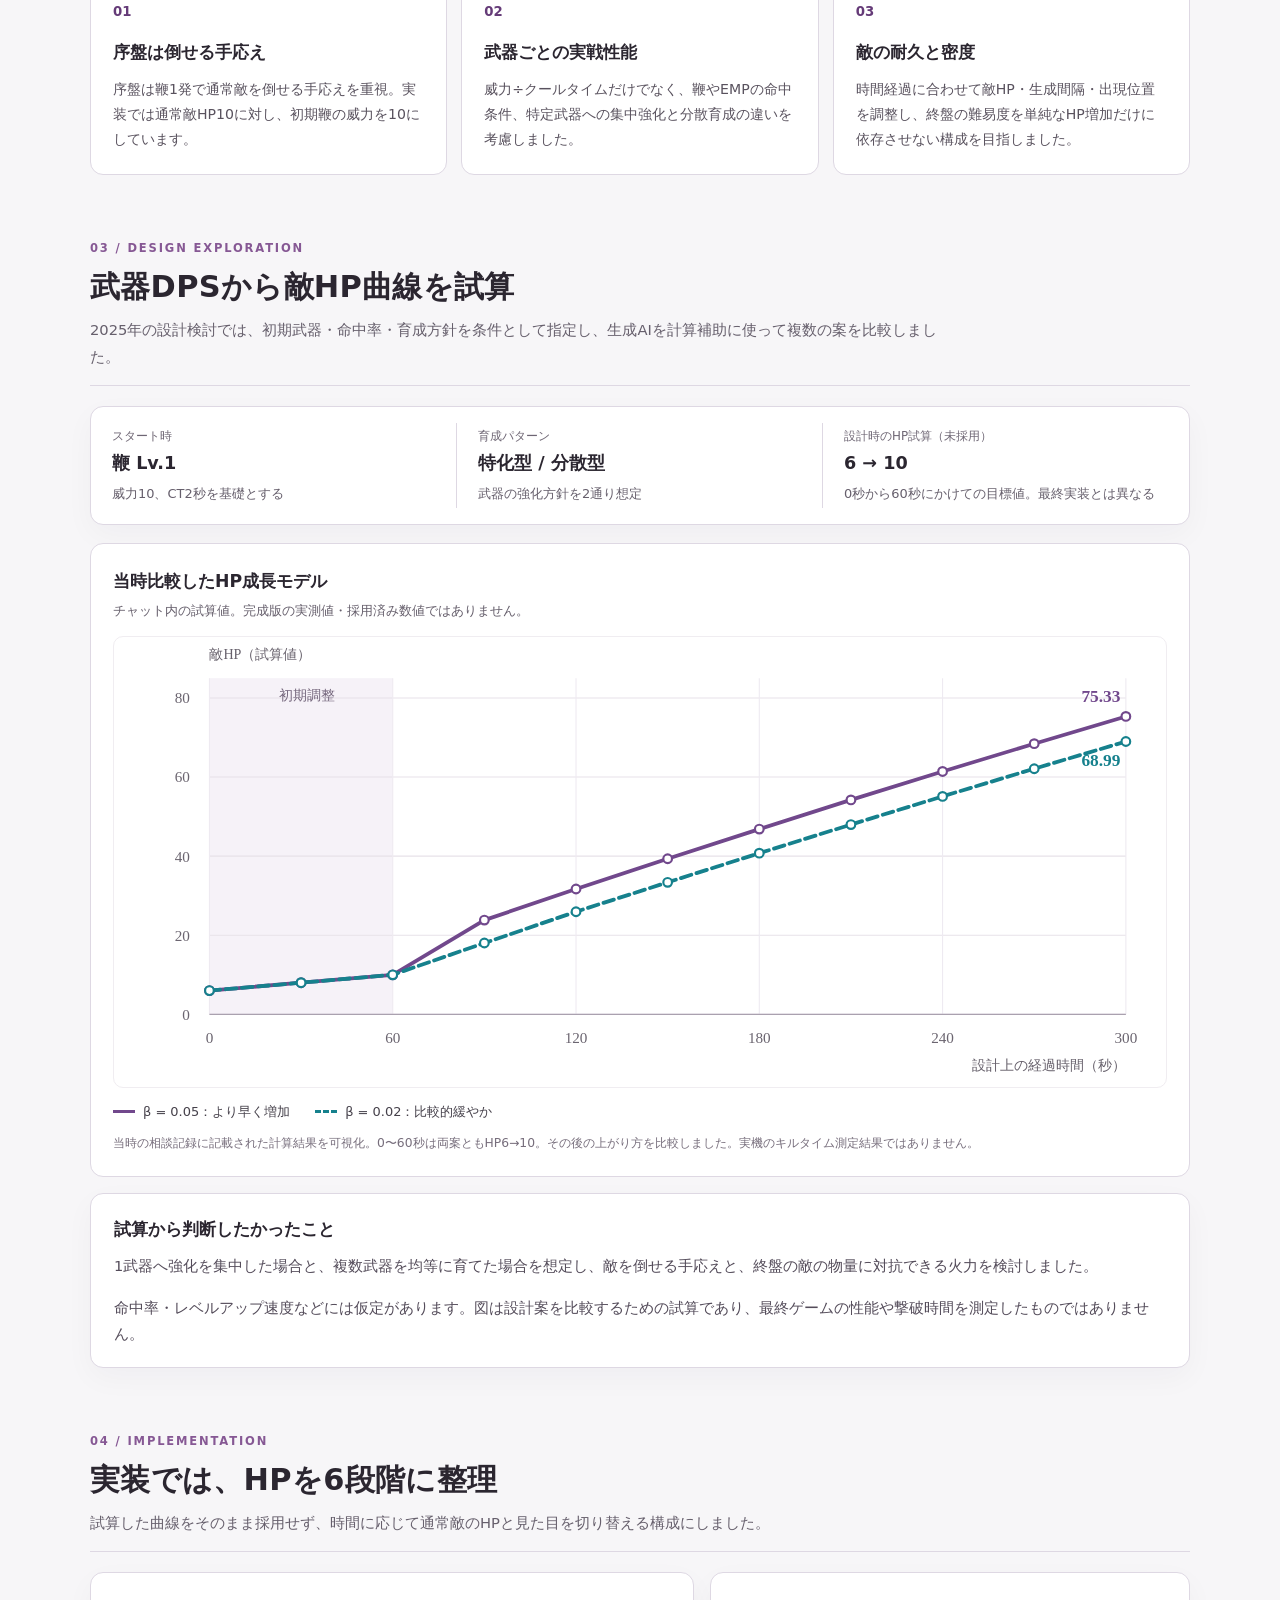
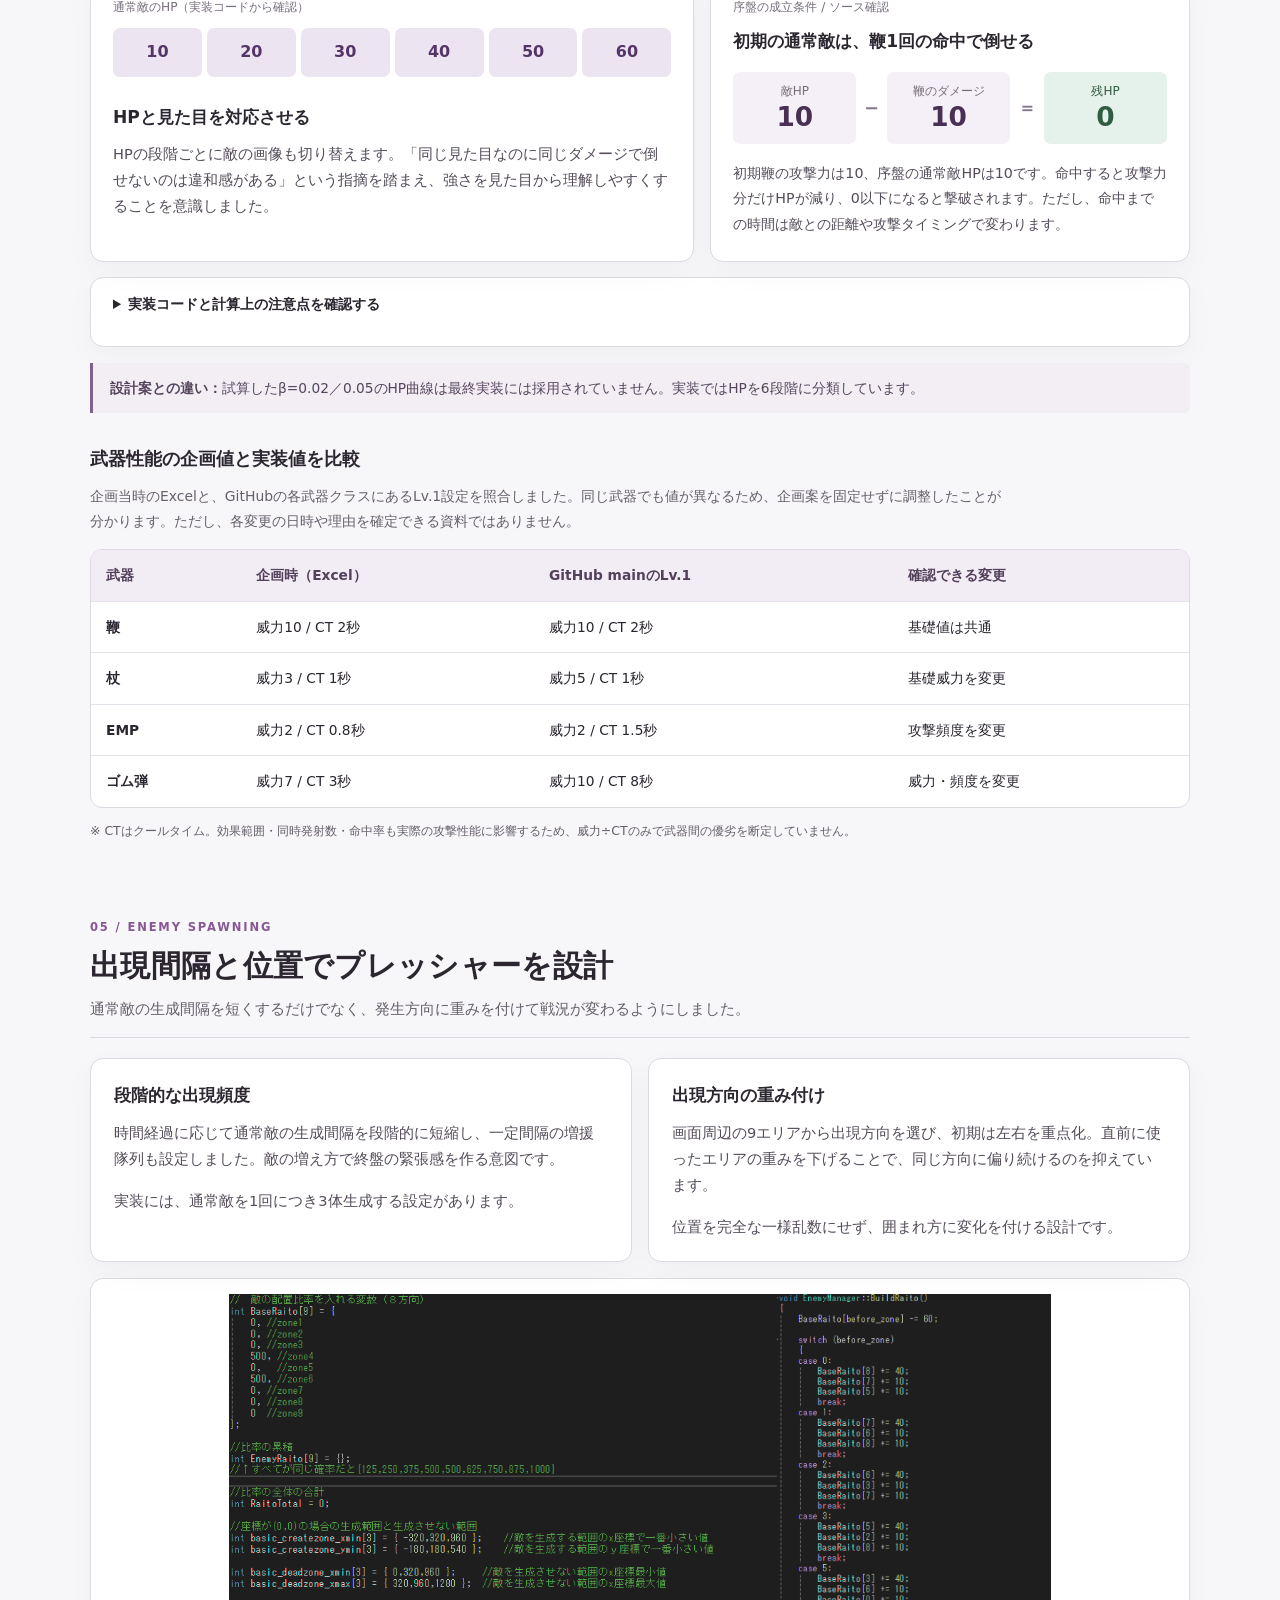
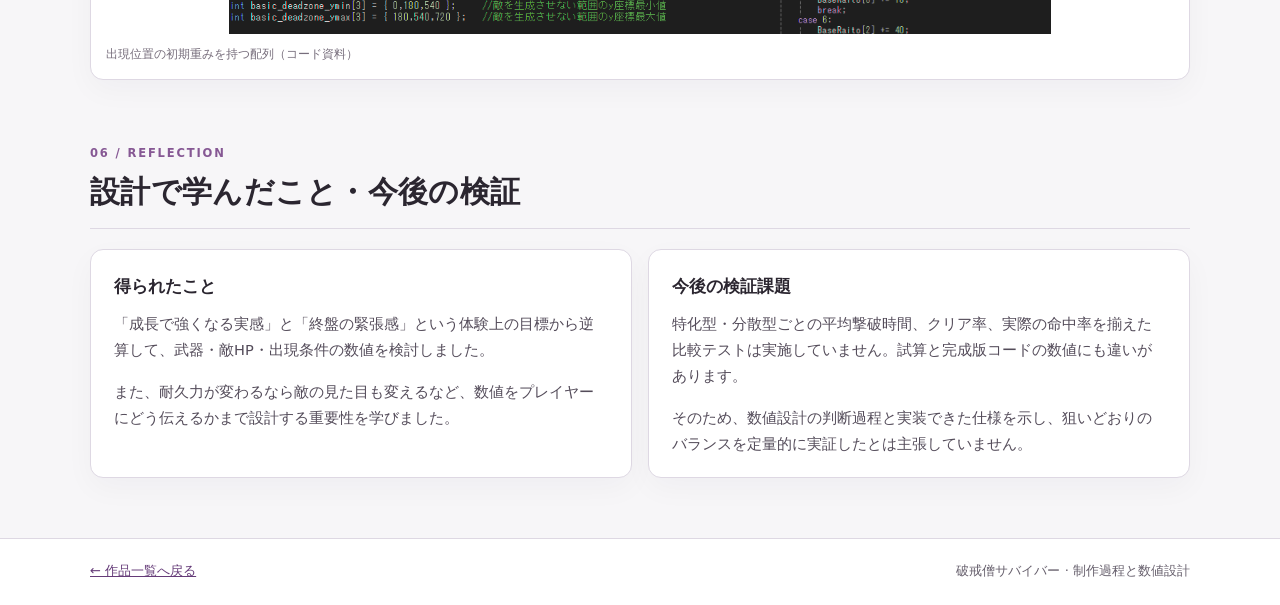
<file: site/work2_01.html>
<!DOCTYPE html>

<html lang="ja">
<head>
<meta charset="utf-8"/>
<meta content="width=device-width,initial-scale=1" name="viewport"/>
<meta content="破戒僧サバイバー：武器性能・敵HP・出現制御を調整した4人制作ゲーム。序盤の一撃撃破、敵HPの6段階化、企画時の試算と実装の差を紹介。" name="description"/>
<title>破戒僧サバイバー｜数値設計と難易度調整</title>
<link href="../css/work2_01.css" rel="stylesheet"/>
</head>
<body>
<div class="utility-nav"><div class="container"><a href="../index.html">← 作品一覧へ戻る</a><span>GAME DEVELOPMENT / 02</span></div></div>
<header class="work-hero"><div class="container hero-grid">
<div class="hero-copy">
<p class="eyebrow">GAME PLANNING · GAME BALANCE</p>
<h1>破戒僧サバイバー</h1>
<p class="lead">序盤は一撃で倒せる爽快感、終盤は押し寄せる敵の緊張感。武器性能・敵HP・出現頻度と方向を調整して、成長と難易度の両立を目指しました。</p><p class="hero-contribution"><strong>本人担当：</strong>企画、武器・敵の数値バランス、敵の出現制御の一部実装</p>
<dl class="meta-grid">
<div><dt>制作</dt><dd>2025年4月〜7月</dd></div>
<div><dt>人数</dt><dd>4人チーム</dd></div>
<div><dt>環境</dt><dd>C++ / DxLib</dd></div>
<div><dt>ジャンル</dt><dd>2Dサバイバー系</dd></div>
</dl>
<p class="hero-actions"><a class="text-link" href="https://youtu.be/rs_1td1QUGI" rel="noopener noreferrer" target="_blank">紹介動画（YouTube） ↗</a>　 /　 <a class="text-link" href="https://youtu.be/kzI2TK2y6l8" rel="noopener noreferrer" target="_blank">プレイ動画（YouTube） ↗</a></p>
</div>
<figure class="hero-image"><img alt="破戒僧サバイバーのタイトル画面。夜空と草原の背景にプレイ、チュートリアル、クレジットの項目を配置した画面。" src="../images/work2_01/タイトル画面.png"/><figcaption>実際のタイトル画面</figcaption></figure>
</div></header>
<main class="container">
<nav aria-label="このページ内の目次" class="page-nav"><a href="#design-summary">設計の要点</a><a href="#videos">紹介・プレイ動画</a><a href="#overview">作品・担当</a><a href="#design">設計課題</a><a href="#comparison">数値の検討</a><a href="#code">実装と調整</a><a href="#spawn">敵の出現</a><a href="#reflection">振り返り</a></nav><section aria-labelledby="design-summary-title" class="section summary-section" id="design-summary">
<div class="section-heading"><p class="eyebrow">00 / DESIGN AT A GLANCE</p>
<h2 id="design-summary-title">最初の一撃から、終盤の敵の圧力まで</h2>
<p>初期の手応えと、ゲームが進むほど厳しくなる状況を、数値と敵出現の両方から設計しました。</p></div>
<div class="balance-fact-grid">
<article class="balance-fact surface"><p class="balance-fact-type">通常敵 / ゲーム序盤</p><strong>HP 10</strong><p>敵のHPは開始時の実装値</p></article>
<article class="balance-fact surface"><p class="balance-fact-type">初期武器 / 鞭 Lv.1</p><strong>威力 10</strong><p>命中すれば初期敵を一撃で撃破</p></article>
<article class="balance-fact surface"><p class="balance-fact-type">通常敵の耐久力</p><strong>6段階</strong><p>HP10〜60と画像を対応づける</p></article>
</div>
<div class="design-summary-note"><strong>コードから確認できる範囲：</strong>通常敵に鞭の攻撃が命中した場合の必要攻撃回数は1回です。出現から撃破までの実時間や、全ビルドでの難易度を実測したものではありません。<a href="#code">実装と企画案の違いを見る</a></div>
</section><section aria-labelledby="videos-heading" class="section" id="videos">
<div class="section-heading"><p class="eyebrow">VIDEO GALLERY</p><h2 id="videos-heading">紹介動画・プレイ動画</h2><p>作品の概要と、ゲームプレイの様子を動画で紹介しています。</p></div>
<div class="game-video-grid">
<article class="game-video-card surface">
<div class="video-copy"><p class="eyebrow">INTRODUCTION</p><h3>破戒僧サバイバー 紹介動画</h3><p>作品の紹介用動画です。</p></div>
<div class="game-video-ratio"><iframe allow="accelerometer; autoplay; clipboard-write; encrypted-media; gyroscope; picture-in-picture; web-share" allowfullscreen="" loading="lazy" referrerpolicy="strict-origin-when-cross-origin" src="https://www.youtube.com/embed/rs_1td1QUGI" title="TGS2025 破戒僧サバイバー紹介動画"></iframe></div>
<div class="video-links"><a href="https://youtu.be/rs_1td1QUGI" rel="noopener noreferrer" target="_blank">YouTubeで紹介動画を見る</a><span>https://youtu.be/rs_1td1QUGI</span></div>
</article>
<article class="game-video-card surface">
<div class="video-copy"><p class="eyebrow">GAMEPLAY</p><h3>破戒僧サバイバー プレイ動画</h3><p>ゲームプレイの記録です。</p></div>
<div class="game-video-ratio"><iframe allow="accelerometer; autoplay; clipboard-write; encrypted-media; gyroscope; picture-in-picture; web-share" allowfullscreen="" loading="lazy" referrerpolicy="strict-origin-when-cross-origin" src="https://www.youtube.com/embed/kzI2TK2y6l8" title="破戒僧サバイバー プレイ動画"></iframe></div>
<div class="video-links"><a href="https://youtu.be/kzI2TK2y6l8" rel="noopener noreferrer" target="_blank">YouTubeでプレイ動画を見る</a><span>https://youtu.be/kzI2TK2y6l8</span></div>
</article>
</div>
<p class="video-supplement">埋め込み動画が表示できない場合は、YouTubeリンクから確認できます。PDF版でもURLを参照できます。</p>
<div class="download-block surface">
<div class="download-block-head"><p class="eyebrow">TRIAL BUILD</p><h3>試遊用ビルド</h3></div>
<div class="download-block-body">
<div>
<p>採用担当者向けに、Windows向けの試遊版ビルドも掲載しています。動画とあわせて、序盤の敵処理や成長の流れを直接確認できます。</p>
<a class="download-button" href="https://drive.google.com/file/d/1g_y7519TK7OE9KfEnaHHcD4dzfxPhtEU/view?usp=drivesdk" rel="noopener noreferrer" target="_blank">Google Driveで試遊版を見る</a>
<p class="download-url">https://drive.google.com/file/d/1g_y7519TK7OE9KfEnaHHcD4dzfxPhtEU/view?usp=drivesdk</p>
</div>
<div>
<p class="download-meta-title">配布ファイル</p>
<ul class="download-meta">
<li><strong>ファイル名：</strong><code>GP2_4gati_0714.zip</code></li>
<li><strong>対象環境：</strong>Windows向け試遊版</li>
<li><strong>備考：</strong>ZIPを展開後、フォルダ内の実行ファイルから起動します。</li>
</ul>
</div>
</div>
</div>
</section>
<section class="section" id="overview">
<div class="section-heading"><p class="eyebrow">01 / PROJECT</p><h2>作品と担当範囲</h2></div>
<div class="two-col">
<div class="surface text-content"><h3>ゲーム概要</h3>
<p>迫ってくる敵を避けながら自動攻撃で倒し、経験値で武器やスキルを強化する2Dサバイバー系ゲームです。初期企画では5分間を想定していましたが、後期のソースではクリア時間を3分に設定しています。</p>
<p>操作は主に移動。敵との距離や武器の攻撃範囲を意識して立ち回る体験を目指しました。</p>
</div>
<div class="surface text-content"><h3>本人の担当</h3>
<p><strong>主担当：</strong>企画、武器の威力・クールタイム、敵HP・出現間隔・出現位置の調整、敵出現ロジックの一部、全体バランス。</p>
<p><strong>その他：</strong>主人公のドット絵・アニメーション、リザルト、武器アイコン、タスク管理、デバッグ・演出面の品質確認などを分担しました。</p>
</div>
</div>
<figure class="survivor-play-figure surface"><img alt="破戒僧サバイバーの実際のプレイ画面。敵がプレイヤーを取り囲んでいる。" loading="lazy" src="../images/thumbnails/survivor_gameplay.webp"/><figcaption>制作時のプレイ画面：増加する敵と自動攻撃による戦闘</figcaption></figure></section>
<section class="section" id="design">
<div class="section-heading"><p class="eyebrow">02 / DESIGN QUESTION</p><h2>「強くなる」体験を、どう維持するか</h2><p>課題は敵HPをただ増やすことではなく、育成の成果を感じながら終盤も緊張感を保てる難易度曲線を作ることでした。</p></div>
<div class="step-grid">
<article class="step"><div class="step-id">01</div><h3>序盤は倒せる手応え</h3><p>序盤は鞭1発で通常敵を倒せる手応えを重視。実装では通常敵HP10に対し、初期鞭の威力を10にしています。</p></article>
<article class="step"><div class="step-id">02</div><h3>武器ごとの実戦性能</h3><p>威力÷クールタイムだけでなく、鞭やEMPの命中条件、特定武器への集中強化と分散育成の違いを考慮しました。</p></article>
<article class="step"><div class="step-id">03</div><h3>敵の耐久と密度</h3><p>時間経過に合わせて敵HP・生成間隔・出現位置を調整し、終盤の難易度を単純なHP増加だけに依存させない構成を目指しました。</p></article>
</div>
</section>
<section class="section" id="comparison">
<div class="section-heading"><p class="eyebrow">03 / DESIGN EXPLORATION</p><h2>武器DPSから敵HP曲線を試算</h2><p>2025年の設計検討では、初期武器・命中率・育成方針を条件として指定し、生成AIを計算補助に使って複数の案を比較しました。</p></div>
<div class="method-summary surface">
<div><small>スタート時</small><strong>鞭 Lv.1</strong><span>威力10、CT2秒を基礎とする</span></div>
<div><small>育成パターン</small><strong>特化型 / 分散型</strong><span>武器の強化方針を2通り想定</span></div>
<div><small>設計時のHP試算（未採用）</small><strong>6 → 10</strong><span>0秒から60秒にかけての目標値。最終実装とは異なる</span></div>
</div>
<figure class="chart-card">
<div class="chart-head"><h3>当時比較したHP成長モデル</h3><p>チャット内の試算値。完成版の実測値・採用済み数値ではありません。</p></div>
<img alt="2025年の設計検討におけるHP試算。β=0.05は0・60・300秒で6・10・75.33、β=0.02は同じく6・10・68.99となる比較グラフ。完成版で採用した値ではない。" class="chart-figure" src="../images/work2_01/hp_candidate_models.svg"/>
<div class="legend"><span><i class="line-line"></i>β = 0.05：より早く増加</span><span><i class="line-dash"></i>β = 0.02：比較的緩やか</span></div>
<figcaption>当時の相談記録に記載された計算結果を可視化。0〜60秒は両案ともHP6→10。その後の上がり方を比較しました。実機のキルタイム測定結果ではありません。</figcaption>
</figure>
<div class="takeaway surface"><h3>試算から判断したかったこと</h3><p>1武器へ強化を集中した場合と、複数武器を均等に育てた場合を想定し、敵を倒せる手応えと、終盤の敵の物量に対抗できる火力を検討しました。</p><p>命中率・レベルアップ速度などには仮定があります。図は設計案を比較するための試算であり、最終ゲームの性能や撃破時間を測定したものではありません。</p></div>
</section>
<section class="section" id="code">
<div class="section-heading"><p class="eyebrow">04 / IMPLEMENTATION</p><h2>実装では、HPを6段階に整理</h2><p>試算した曲線をそのまま採用せず、時間に応じて通常敵のHPと見た目を切り替える構成にしました。</p></div>
<div class="implementation-layout">
<article class="surface impl-summary">
<p class="minor">通常敵のHP（実装コードから確認）</p>
<div aria-label="通常敵のHPは10、20、30、40、50、60の6段階" class="hp-bands"><span>10</span><span>20</span><span>30</span><span>40</span><span>50</span><span>60</span></div>
<h3>HPと見た目を対応させる</h3>
<p>HPの段階ごとに敵の画像も切り替えます。「同じ見た目なのに同じダメージで倒せないのは違和感がある」という指摘を踏まえ、強さを見た目から理解しやすくすることを意識しました。</p>
</article>
<article class="surface implementation-proof">
<p class="minor">序盤の成立条件 / ソース確認</p>
<h3>初期の通常敵は、鞭1回の命中で倒せる</h3>
<div class="damage-formula"><span>敵HP <strong>10</strong></span><b>−</b><span>鞭のダメージ <strong>10</strong></span><b>＝</b><span class="remaining-hp">残HP <strong>0</strong></span></div>
<p>初期鞭の攻撃力は10、序盤の通常敵HPは10です。命中すると攻撃力分だけHPが減り、0以下になると撃破されます。ただし、命中までの時間は敵との距離や攻撃タイミングで変わります。</p>
</article>
</div><details class="code-evidence surface">
<summary>実装コードと計算上の注意点を確認する</summary>
<figure class="code-image"><img alt="時間に応じた数値から通常敵のHPを10〜60に振り分けるEnemyBase::SetHitPointのC++コード" loading="lazy" src="../images/work2_01/工夫HP.png"/><figcaption><code>EnemyBase::SetHitPoint()</code> の実装（スクリーンショット）</figcaption></figure>
<p>序盤のHP計算には整数除算が含まれるため、初期検討の「HP6から10へ滑らかに増加」とは一致しません。上記の「HP10」は完成版コードの分岐処理から確認できる値です。経過時間ごとの敵HPを実測したデータではありません。</p>
</details>
<p class="design-implementation-difference"><strong>設計案との違い：</strong>試算したβ=0.02／0.05のHP曲線は最終実装には採用されていません。実装ではHPを6段階に分類しています。</p>
<h3 class="subhead">武器性能の企画値と実装値を比較</h3>
<p class="small-intro">企画当時のExcelと、GitHubの各武器クラスにあるLv.1設定を照合しました。同じ武器でも値が異なるため、企画案を固定せずに調整したことが分かります。ただし、各変更の日時や理由を確定できる資料ではありません。</p>
<div class="table-scroll"><table><thead><tr><th scope="col">武器</th><th scope="col">企画時（Excel）</th><th scope="col">GitHub mainのLv.1</th><th scope="col">確認できる変更</th></tr></thead><tbody>
<tr><th scope="row">鞭</th><td>威力10 / CT 2秒</td><td>威力10 / CT 2秒</td><td>基礎値は共通</td></tr>
<tr><th scope="row">杖</th><td>威力3 / CT 1秒</td><td>威力5 / CT 1秒</td><td>基礎威力を変更</td></tr>
<tr><th scope="row">EMP</th><td>威力2 / CT 0.8秒</td><td>威力2 / CT 1.5秒</td><td>攻撃頻度を変更</td></tr>
<tr><th scope="row">ゴム弾</th><td>威力7 / CT 3秒</td><td>威力10 / CT 8秒</td><td>威力・頻度を変更</td></tr>
</tbody></table></div>
<p class="footnote">※ CTはクールタイム。効果範囲・同時発射数・命中率も実際の攻撃性能に影響するため、威力÷CTのみで武器間の優劣を断定していません。</p>
</section>
<section class="section" id="spawn">
<div class="section-heading"><p class="eyebrow">05 / ENEMY SPAWNING</p><h2>出現間隔と位置でプレッシャーを設計</h2><p>通常敵の生成間隔を短くするだけでなく、発生方向に重みを付けて戦況が変わるようにしました。</p></div>
<div class="two-col">
<article class="surface text-content"><h3>段階的な出現頻度</h3><p>時間経過に応じて通常敵の生成間隔を段階的に短縮し、一定間隔の増援隊列も設定しました。敵の増え方で終盤の緊張感を作る意図です。</p><p>実装には、通常敵を1回につき3体生成する設定があります。</p></article>
<article class="surface text-content"><h3>出現方向の重み付け</h3><p>画面周辺の9エリアから出現方向を選び、初期は左右を重点化。直前に使ったエリアの重みを下げることで、同じ方向に偏り続けるのを抑えています。</p><p>位置を完全な一様乱数にせず、囲まれ方に変化を付ける設計です。</p></article>
</div>
<figure class="supplement surface"><img alt="EnemyManagerのBaseRaito配列。画面外の左右エリアに大きな出現比率を割り当て、他は0として初期化した実装例。" loading="lazy" src="../images/work2_01/工夫配置ヘッダ .png"/><figcaption>出現位置の初期重みを持つ配列（コード資料）</figcaption></figure>
</section>
<section class="section" id="reflection">
<div class="section-heading"><p class="eyebrow">06 / REFLECTION</p><h2>設計で学んだこと・今後の検証</h2></div>
<div class="two-col">
<div class="surface text-content"><h3>得られたこと</h3><p>「成長で強くなる実感」と「終盤の緊張感」という体験上の目標から逆算して、武器・敵HP・出現条件の数値を検討しました。</p><p>また、耐久力が変わるなら敵の見た目も変えるなど、数値をプレイヤーにどう伝えるかまで設計する重要性を学びました。</p></div>
<div class="surface text-content"><h3>今後の検証課題</h3><p>特化型・分散型ごとの平均撃破時間、クリア率、実際の命中率を揃えた比較テストは実施していません。試算と完成版コードの数値にも違いがあります。</p><p>そのため、数値設計の判断過程と実装できた仕様を示し、狙いどおりのバランスを定量的に実証したとは主張していません。</p></div>
</div>
</section>
</main>
<footer class="site-footer"><div class="container"><a href="../index.html">← 作品一覧へ戻る</a><span>破戒僧サバイバー · 制作過程と数値設計</span></div></footer>
</body>
</html>
</file>
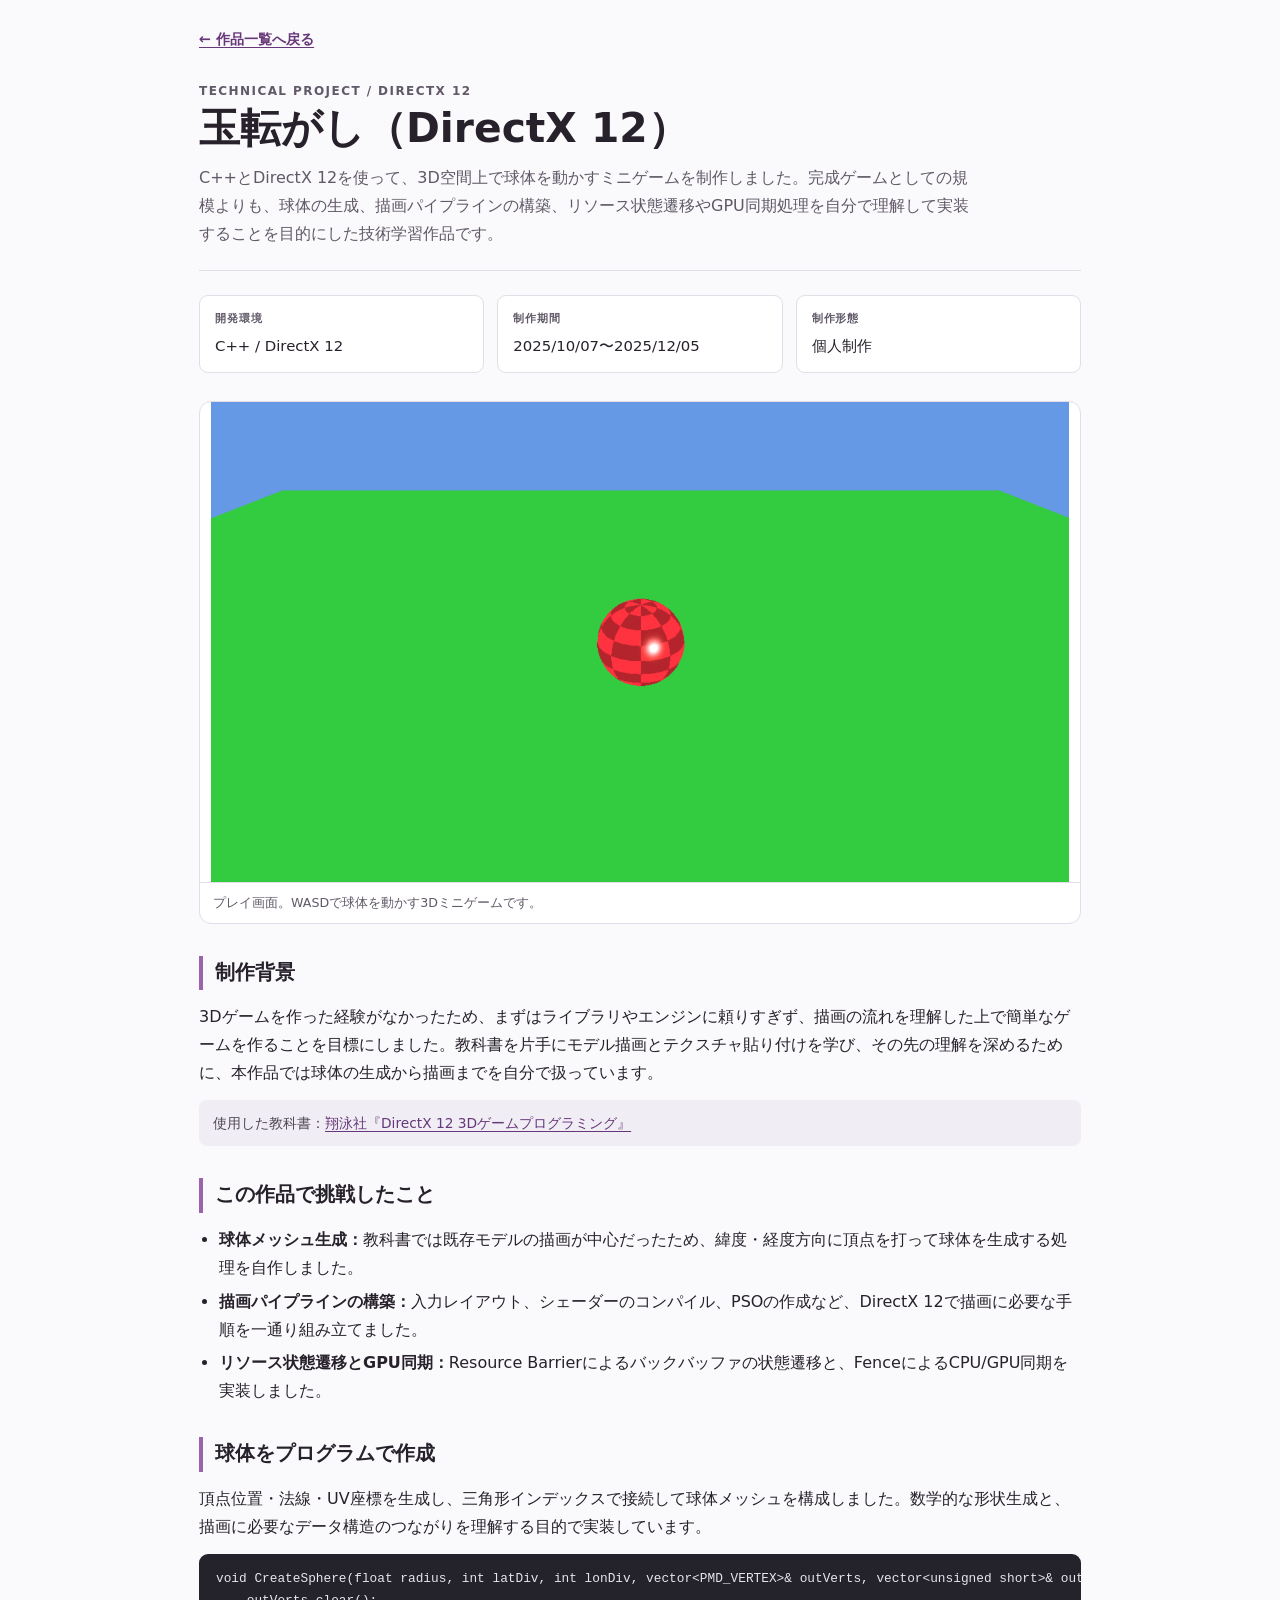
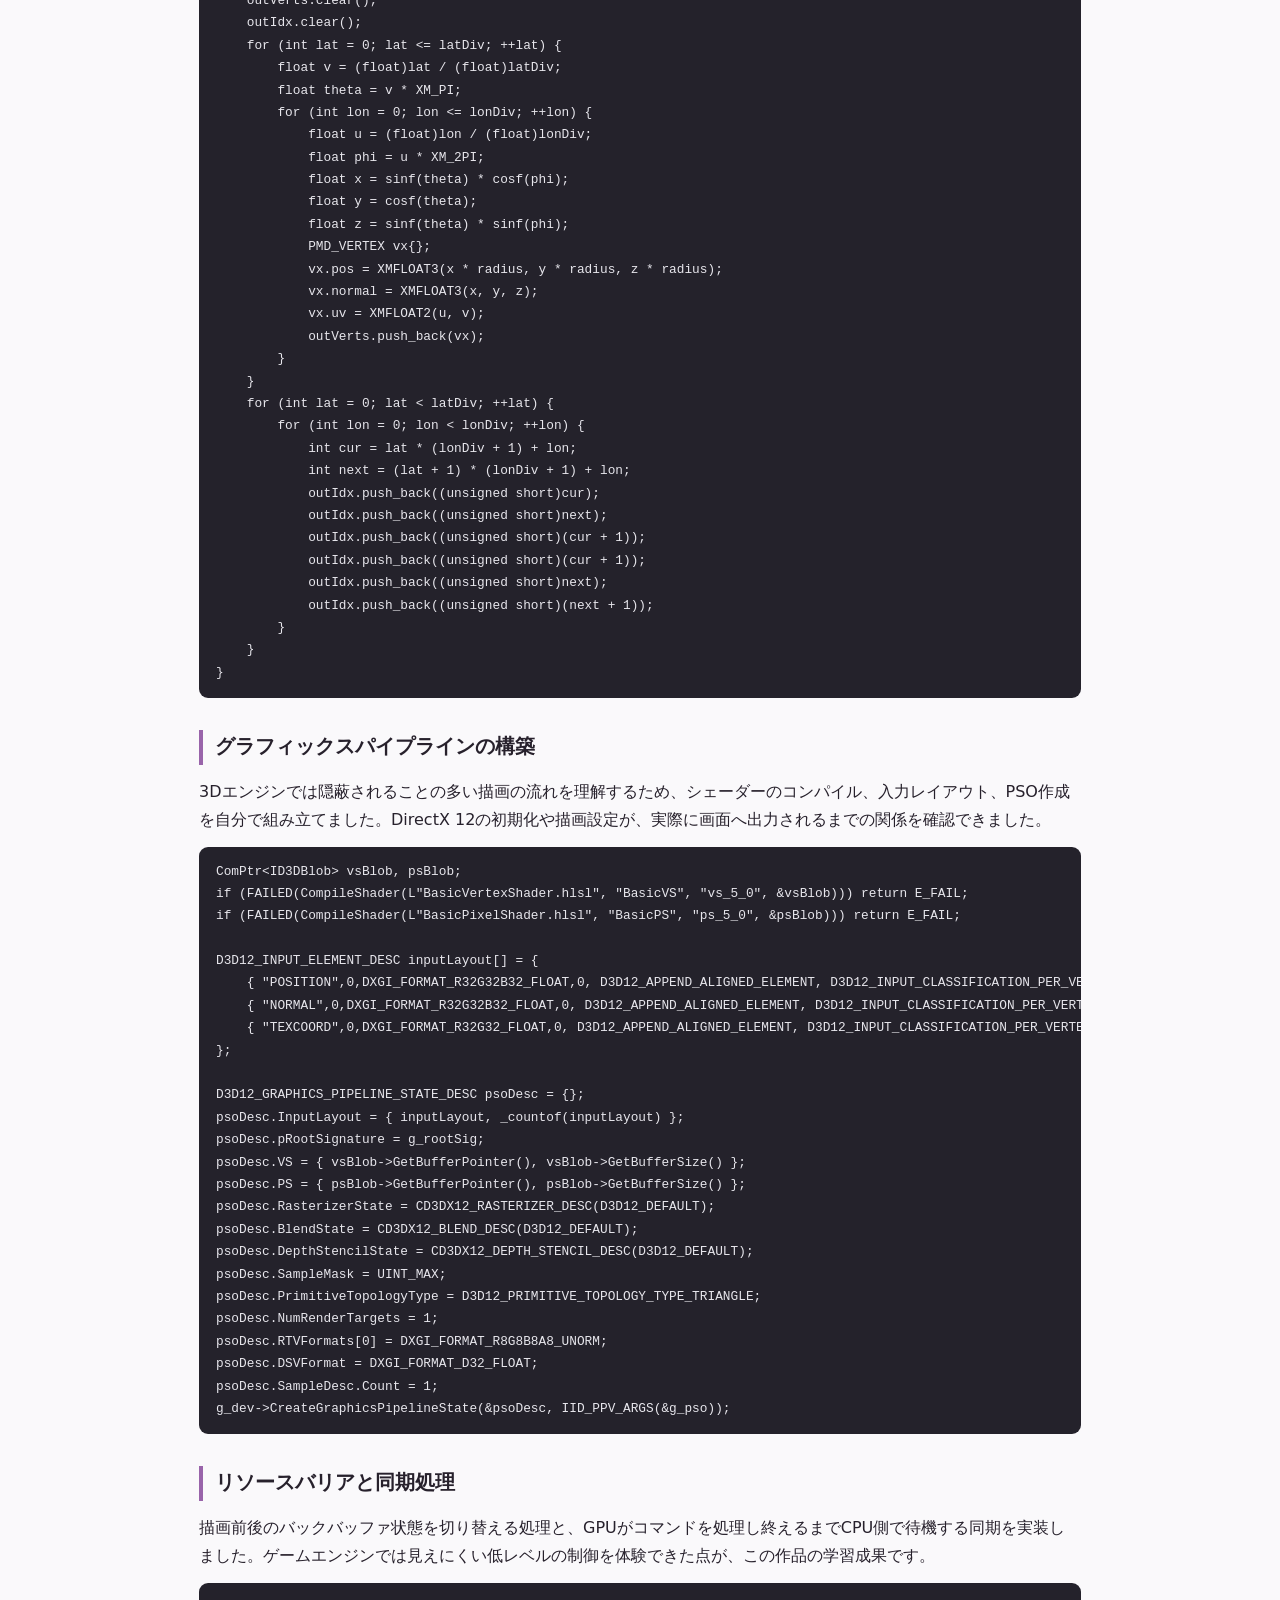
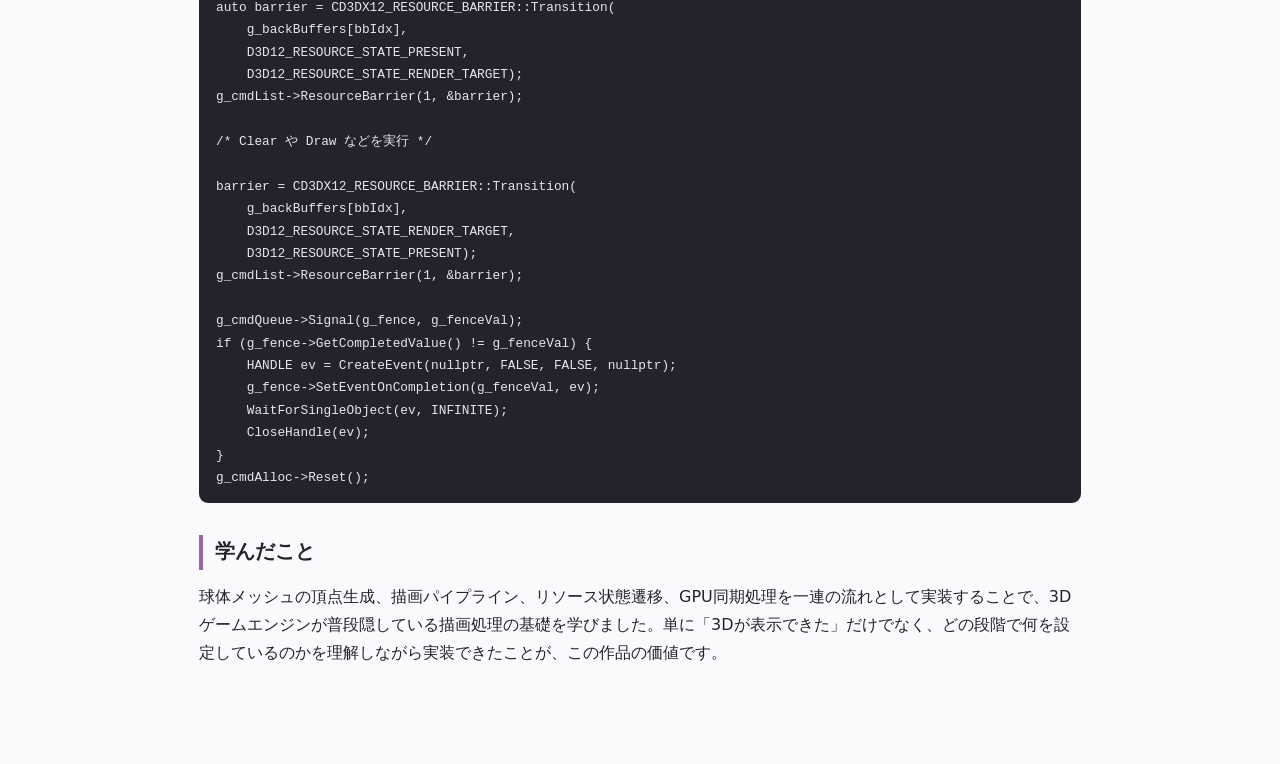
<file: site/work2_02.html>
<!DOCTYPE html>
<html lang="ja"><head><meta charset="utf-8"/><meta content="width=device-width,initial-scale=1" name="viewport"/><meta content="DirectX 12学習作品：球体メッシュ生成、描画パイプライン、リソースバリアとGPU同期処理を学んだ個人制作。" name="description"/><title>玉転がし（DirectX 12） | Portfolio</title><link href="../css/works_extra.css" rel="stylesheet"/></head><body><main class="container">
<a class="back" href="../index.html">← 作品一覧へ戻る</a>
<header class="head"><p class="tag">TECHNICAL PROJECT / DIRECTX 12</p><h1>玉転がし（DirectX 12）</h1><p>C++とDirectX 12を使って、3D空間上で球体を動かすミニゲームを制作しました。完成ゲームとしての規模よりも、球体の生成、描画パイプラインの構築、リソース状態遷移やGPU同期処理を自分で理解して実装することを目的にした技術学習作品です。</p></header>
<div class="facts"><div class="fact"><p class="label">開発環境</p><p>C++ / DirectX 12</p></div><div class="fact"><p class="label">制作期間</p><p>2025/10/07〜2025/12/05</p></div><div class="fact"><p class="label">制作形態</p><p>個人制作</p></div></div>
<figure class="art"><img alt="玉転がしのゲーム画面" src="../images/work2_02/玉転がし.png"/><figcaption>プレイ画面。WASDで球体を動かす3Dミニゲームです。</figcaption></figure>
<section class="section"><h2>制作背景</h2><p>3Dゲームを作った経験がなかったため、まずはライブラリやエンジンに頼りすぎず、描画の流れを理解した上で簡単なゲームを作ることを目標にしました。教科書を片手にモデル描画とテクスチャ貼り付けを学び、その先の理解を深めるために、本作品では球体の生成から描画までを自分で扱っています。</p><p class="note">使用した教科書：<a href="https://www.shoeisha.co.jp/book/detail/9784798161938" rel="noopener noreferrer" target="_blank">翔泳社『DirectX 12 3Dゲームプログラミング』</a></p></section>
<section class="section"><h2>この作品で挑戦したこと</h2><ul><li><strong>球体メッシュ生成：</strong>教科書では既存モデルの描画が中心だったため、緯度・経度方向に頂点を打って球体を生成する処理を自作しました。</li><li><strong>描画パイプラインの構築：</strong>入力レイアウト、シェーダーのコンパイル、PSOの作成など、DirectX 12で描画に必要な手順を一通り組み立てました。</li><li><strong>リソース状態遷移とGPU同期：</strong>Resource Barrierによるバックバッファの状態遷移と、FenceによるCPU/GPU同期を実装しました。</li></ul></section>
<section class="section"><h2>球体をプログラムで作成</h2><p>頂点位置・法線・UV座標を生成し、三角形インデックスで接続して球体メッシュを構成しました。数学的な形状生成と、描画に必要なデータ構造のつながりを理解する目的で実装しています。</p><pre class="code">void CreateSphere(float radius, int latDiv, int lonDiv, vector&lt;PMD_VERTEX&gt;&amp; outVerts, vector&lt;unsigned short&gt;&amp; outIdx) {
    outVerts.clear();
    outIdx.clear();
    for (int lat = 0; lat &lt;= latDiv; ++lat) {
        float v = (float)lat / (float)latDiv;
        float theta = v * XM_PI;
        for (int lon = 0; lon &lt;= lonDiv; ++lon) {
            float u = (float)lon / (float)lonDiv;
            float phi = u * XM_2PI;
            float x = sinf(theta) * cosf(phi);
            float y = cosf(theta);
            float z = sinf(theta) * sinf(phi);
            PMD_VERTEX vx{};
            vx.pos = XMFLOAT3(x * radius, y * radius, z * radius);
            vx.normal = XMFLOAT3(x, y, z);
            vx.uv = XMFLOAT2(u, v);
            outVerts.push_back(vx);
        }
    }
    for (int lat = 0; lat &lt; latDiv; ++lat) {
        for (int lon = 0; lon &lt; lonDiv; ++lon) {
            int cur = lat * (lonDiv + 1) + lon;
            int next = (lat + 1) * (lonDiv + 1) + lon;
            outIdx.push_back((unsigned short)cur);
            outIdx.push_back((unsigned short)next);
            outIdx.push_back((unsigned short)(cur + 1));
            outIdx.push_back((unsigned short)(cur + 1));
            outIdx.push_back((unsigned short)next);
            outIdx.push_back((unsigned short)(next + 1));
        }
    }
}</pre></section>
<section class="section"><h2>グラフィックスパイプラインの構築</h2><p>3Dエンジンでは隠蔽されることの多い描画の流れを理解するため、シェーダーのコンパイル、入力レイアウト、PSO作成を自分で組み立てました。DirectX 12の初期化や描画設定が、実際に画面へ出力されるまでの関係を確認できました。</p><pre class="code">ComPtr&lt;ID3DBlob&gt; vsBlob, psBlob;
if (FAILED(CompileShader(L"BasicVertexShader.hlsl", "BasicVS", "vs_5_0", &amp;vsBlob))) return E_FAIL;
if (FAILED(CompileShader(L"BasicPixelShader.hlsl", "BasicPS", "ps_5_0", &amp;psBlob))) return E_FAIL;

D3D12_INPUT_ELEMENT_DESC inputLayout[] = {
    { "POSITION",0,DXGI_FORMAT_R32G32B32_FLOAT,0, D3D12_APPEND_ALIGNED_ELEMENT, D3D12_INPUT_CLASSIFICATION_PER_VERTEX_DATA,0 },
    { "NORMAL",0,DXGI_FORMAT_R32G32B32_FLOAT,0, D3D12_APPEND_ALIGNED_ELEMENT, D3D12_INPUT_CLASSIFICATION_PER_VERTEX_DATA,0 },
    { "TEXCOORD",0,DXGI_FORMAT_R32G32_FLOAT,0, D3D12_APPEND_ALIGNED_ELEMENT, D3D12_INPUT_CLASSIFICATION_PER_VERTEX_DATA,0 }
};

D3D12_GRAPHICS_PIPELINE_STATE_DESC psoDesc = {};
psoDesc.InputLayout = { inputLayout, _countof(inputLayout) };
psoDesc.pRootSignature = g_rootSig;
psoDesc.VS = { vsBlob-&gt;GetBufferPointer(), vsBlob-&gt;GetBufferSize() };
psoDesc.PS = { psBlob-&gt;GetBufferPointer(), psBlob-&gt;GetBufferSize() };
psoDesc.RasterizerState = CD3DX12_RASTERIZER_DESC(D3D12_DEFAULT);
psoDesc.BlendState = CD3DX12_BLEND_DESC(D3D12_DEFAULT);
psoDesc.DepthStencilState = CD3DX12_DEPTH_STENCIL_DESC(D3D12_DEFAULT);
psoDesc.SampleMask = UINT_MAX;
psoDesc.PrimitiveTopologyType = D3D12_PRIMITIVE_TOPOLOGY_TYPE_TRIANGLE;
psoDesc.NumRenderTargets = 1;
psoDesc.RTVFormats[0] = DXGI_FORMAT_R8G8B8A8_UNORM;
psoDesc.DSVFormat = DXGI_FORMAT_D32_FLOAT;
psoDesc.SampleDesc.Count = 1;
g_dev-&gt;CreateGraphicsPipelineState(&amp;psoDesc, IID_PPV_ARGS(&amp;g_pso));</pre></section>
<section class="section"><h2>リソースバリアと同期処理</h2><p>描画前後のバックバッファ状態を切り替える処理と、GPUがコマンドを処理し終えるまでCPU側で待機する同期を実装しました。ゲームエンジンでは見えにくい低レベルの制御を体験できた点が、この作品の学習成果です。</p><pre class="code">auto barrier = CD3DX12_RESOURCE_BARRIER::Transition(
    g_backBuffers[bbIdx],
    D3D12_RESOURCE_STATE_PRESENT,
    D3D12_RESOURCE_STATE_RENDER_TARGET);
g_cmdList-&gt;ResourceBarrier(1, &amp;barrier);

/* Clear や Draw などを実行 */

barrier = CD3DX12_RESOURCE_BARRIER::Transition(
    g_backBuffers[bbIdx],
    D3D12_RESOURCE_STATE_RENDER_TARGET,
    D3D12_RESOURCE_STATE_PRESENT);
g_cmdList-&gt;ResourceBarrier(1, &amp;barrier);

g_cmdQueue-&gt;Signal(g_fence, g_fenceVal);
if (g_fence-&gt;GetCompletedValue() != g_fenceVal) {
    HANDLE ev = CreateEvent(nullptr, FALSE, FALSE, nullptr);
    g_fence-&gt;SetEventOnCompletion(g_fenceVal, ev);
    WaitForSingleObject(ev, INFINITE);
    CloseHandle(ev);
}
g_cmdAlloc-&gt;Reset();</pre></section>
<section class="section"><h2>学んだこと</h2><p>球体メッシュの頂点生成、描画パイプライン、リソース状態遷移、GPU同期処理を一連の流れとして実装することで、3Dゲームエンジンが普段隠している描画処理の基礎を学びました。単に「3Dが表示できた」だけでなく、どの段階で何を設定しているのかを理解しながら実装できたことが、この作品の価値です。</p></section>
</main></body></html>
</file>
<file: css/toppage.css>
@charset "UTF-8";
:root{--text:#28232d;--muted:#65606c;--accent:#653a78;--line:#ded9e2;--bg:#f7f6f8;--surface:white;--shadow:0 10px 30px rgba(39,31,47,.055)}
*{box-sizing:border-box}html{scroll-behavior:smooth}body{margin:0;color:var(--text);background:var(--bg);font-family:system-ui,-apple-system,"Hiragino Kaku Gothic ProN","Yu Gothic",Meiryo,sans-serif;line-height:1.65}a{color:var(--accent)}a:focus-visible{outline:3px solid #b586da;outline-offset:3px}.wrap{max-width:1120px;margin:auto;padding-left:24px;padding-right:24px}.hero{background:#35293d;color:white;padding:49px 0 45px}.kicker{font-size:.77rem;font-weight:700;letter-spacing:.18em;color:#dfcbe8;margin:0 0 6px}.hero h1{font-size:clamp(1.8rem,4vw,2.65rem);letter-spacing:.02em;margin:0 0 9px}.hero p:not(.kicker){max-width:800px;margin:0;color:#e6dfe9}.nav{display:flex;gap:20px;margin-top:22px}.nav a{color:white;text-decoration:underline;text-decoration-color:#8f739c;text-underline-offset:5px}.section{padding-top:44px;padding-bottom:20px;scroll-margin-top:12px}.section-head{display:flex;align-items:end;justify-content:space-between;gap:24px;margin-bottom:18px;border-bottom:1px solid var(--line);padding-bottom:12px}.section-head .eyebrow{font-size:.7rem;font-weight:700;letter-spacing:.19em;color:#7b5a86;margin:0 0 4px}.section-head h2{font-size:1.65rem;margin:0}.section-head .section-descr{font-size:.9rem;color:var(--muted);max-width:490px;margin:0 0 3px}.cards{display:grid;grid-template-columns:repeat(2,minmax(0,1fr));gap:20px}.work{overflow:hidden;background:var(--surface);border:1px solid var(--line);border-radius:14px;box-shadow:var(--shadow)}.visual{display:block;background:#dfdce5;height:230px;overflow:hidden}.visual img{height:100%;width:100%;object-fit:contain;display:block}.featured .visual{height:258px}.work-body{padding:18px 20px 20px}.meta{color:#744783;font-size:.8rem;font-weight:700;margin:0 0 3px}.work h3{font-size:1.24rem;line-height:1.35;margin:0 0 9px}.work-body p:not(.meta){font-size:.91rem;margin:0 0 13px;color:#48414c}.work-body a{font-size:.88rem;font-weight:700;text-underline-offset:3px}.footer{margin-top:50px;padding:20px 0;border-top:1px solid var(--line);font-size:.82rem;color:var(--muted)}@media(max-width:730px){.wrap{padding-left:16px;padding-right:16px}.hero{padding:32px 0 30px}.section{padding-top:35px}.section-head{display:block}.section-head .section-descr{margin-top:10px}.cards{grid-template-columns:1fr;gap:15px}.visual,.featured .visual{height:auto;aspect-ratio:16/9}.work-body{padding:15px 17px 17px}}

/* TGS 2026 exhibit band: label is an event credit, not an award */
.visual{position:relative}
.tgs-obi{position:absolute;left:0;right:0;bottom:0;z-index:2;display:flex;align-items:center;justify-content:space-between;gap:12px;background:linear-gradient(90deg,rgba(64,35,81,.97),rgba(58,34,75,.94));color:#fff;border-top:3px solid #dcb873;padding:10px 17px 11px;box-shadow:0 -3px 10px rgba(0,0,0,.15);line-height:1.3}
.tgs-obi-en{font-size:.74rem;letter-spacing:.095em;font-weight:700;color:#f6e4fb}
.tgs-obi strong{font-size:.97rem;white-space:nowrap;letter-spacing:.04em}
@media(max-width:470px){.tgs-obi{gap:6px;padding:7px 11px 8px}.tgs-obi-en{font-size:.58rem;letter-spacing:.04em}.tgs-obi strong{font-size:.76rem}}

/* v14: concise screening fact inside the book-style TGS exhibition band */
.tgs-obi-en{display:block}
.tgs-obi-sub{display:block;font-size:.82rem;letter-spacing:.045em;margin-top:5px;color:#f8e6b8;font-weight:650}
@media(max-width:470px){.tgs-obi-sub{font-size:.69rem;letter-spacing:0;margin-top:3px}.tgs-obi strong{font-size:.75rem}}
</file>
<file: css/works_extra.css>
@charset "UTF-8";:root{--text:#27212c;--muted:#615968;--accent:#673879;--line:#e2dde6;--bg:#faf9fb}*{box-sizing:border-box}body{margin:0;font-family:system-ui,-apple-system,"Yu Gothic",Meiryo,sans-serif;color:var(--text);background:var(--bg);line-height:1.75}.container{max-width:930px;padding:25px 24px 65px;margin:0 auto}a{color:var(--accent);text-underline-offset:3px}.back{font-size:.9rem;font-weight:600}.head{margin:28px 0 24px;border-bottom:1px solid var(--line);padding-bottom:22px}.tag{font-size:.75rem;text-transform:uppercase;letter-spacing:.12em;font-weight:750;color:var(--accent);margin:0 0 6px}.head h1{font-size:clamp(1.8rem,3.5vw,2.55rem);line-height:1.28;margin:0 0 10px}.head p{color:var(--muted);max-width:770px;margin:0}.facts{display:grid;grid-template-columns:repeat(3,1fr);gap:13px;margin:23px 0 28px}.fact{background:white;border:1px solid var(--line);border-radius:9px;padding:13px 15px}.fact .label{font-size:.7rem;color:var(--muted);font-weight:750;letter-spacing:.08em;margin:0}.fact p{margin:4px 0 0;font-size:.93rem}.section{margin:32px 0}.section h2{font-size:1.23rem;margin:0 0 13px;border-left:4px solid #9964aa;padding-left:12px}.section p{margin:0 0 13px}.section ul{margin:5px 0 0;padding-left:1.25em}.section li{margin:.35em 0}.art{border-radius:12px;border:1px solid var(--line);background:white;overflow:hidden;margin:16px 0}.art img{display:block;width:100%;height:auto;max-height:480px;object-fit:contain}.art figcaption{font-size:.79rem;color:var(--muted);padding:9px 13px;border-top:1px solid var(--line)}.note{font-size:.86rem;background:#f0edf4;padding:11px 14px;border-radius:8px;color:#4f4755}.code{background:#24222b;color:#e7e6ec;border-radius:9px;padding:14px 17px;overflow:auto;font-size:.8rem}.foot{border-top:1px solid var(--line);padding-top:18px;margin-top:40px;font-size:.84rem;color:var(--muted)}@media(max-width:700px){.container{padding:17px 17px 55px}.facts{grid-template-columns:1fr}.head{margin-top:19px}}

/* v18 / Draw or Die real screenshots: a compact, responsive project showcase */
.dod-title{max-width:790px;margin:8px auto 26px}
.dod-title a,.dod-screen a{display:block;line-height:0}
.dod-title img{max-height:470px;object-fit:contain;background:#f8f6f4}
.dod-rule-points{display:grid;grid-template-columns:repeat(3,minmax(0,1fr));gap:12px;margin:19px 0 22px}
.dod-rule-points>div{border:1px solid var(--line);border-radius:11px;padding:16px 17px;background:white;min-width:0}
.dod-rule-points span{display:block;font-size:.69rem;letter-spacing:.07em;color:#7a5c85;font-weight:800}
.dod-rule-points strong{display:block;color:#382941;font-size:1.22rem;margin:5px 0 2px}
.dod-rule-points small{font-size:.78rem;color:var(--muted)}
.dod-screens{display:grid;gap:15px;margin:18px 0 10px}
.dod-screens--two{grid-template-columns:repeat(2,minmax(0,1fr))}
.dod-screen{margin:0;border:1px solid var(--line);border-radius:12px;background:#fff;overflow:hidden;min-width:0}
.dod-screen img{display:block;width:100%;height:auto;object-fit:contain;background:#f7f3ec}
.dod-screen figcaption{font-size:.82rem;color:var(--muted);line-height:1.6;margin:0;padding:10px 13px;border-top:1px solid var(--line)}
.dod-screen a:focus-visible,.dod-title a:focus-visible{outline:3px solid #9964aa;outline-offset:-3px}
.dod-details{border:1px solid var(--line);border-radius:11px;background:#f4f1f6;padding:12px 15px;margin:16px 0}
.dod-details summary{cursor:pointer;font-weight:700;font-size:.91rem}
.dod-details .dod-screen{max-width:710px;margin:13px auto 2px}
.dod-role-grid{display:grid;grid-template-columns:repeat(2,minmax(0,1fr));gap:15px}
.dod-role{padding:20px 21px;background:white;border:1px solid var(--line);border-radius:11px}
.dod-role h3{margin:0 0 9px;font-size:1.04rem}
.dod-role p:last-child{margin-bottom:0}
@media(max-width:720px){.dod-rule-points{grid-template-columns:1fr}.dod-rule-points>div{padding:12px 15px}.dod-role-grid{grid-template-columns:1fr}}
@media(max-width:540px){.dod-screens--two{grid-template-columns:1fr}.dod-title img{max-height:none}}


/* v19 - OpenGL real screenshots and video */
.opengl-gallery{display:grid;grid-template-columns:repeat(2,minmax(0,1fr));gap:15px;margin:16px 0 24px}
.opengl-gallery .art{margin:0;min-width:0}
.opengl-gallery .art img{height:330px;width:100%;object-fit:contain;background:#f3f4f6}
.opengl-gallery .art figcaption{line-height:1.6}
.opengl-demo-grid{display:grid;grid-template-columns:minmax(0,1fr) minmax(0,.88fr);gap:22px;align-items:center;border:1px solid var(--line);background:white;border-radius:12px;padding:20px}
.opengl-video-frame{background:#101318;border-radius:10px;overflow:hidden;min-width:0;display:flex;align-items:center;justify-content:center}
.opengl-video-frame video{display:block;width:100%;max-height:470px;aspect-ratio:1/1;object-fit:contain}
.opengl-demo-copy h3{font-size:1.2rem;margin:5px 0 12px}
.opengl-demo-copy p{font-size:.93rem;color:var(--muted)}
.opengl-video-link{display:inline-block;background:#673879;color:white;text-decoration:none;border-radius:8px;padding:12px 16px;font-weight:750;margin:6px 0 13px}
.opengl-video-link:hover{background:#533063}
.opengl-demo-note{font-size:.82rem!important;line-height:1.7}
@media(max-width:700px){.opengl-gallery,.opengl-demo-grid{grid-template-columns:1fr}.opengl-gallery .art img{height:auto;max-height:350px}.opengl-demo-grid{padding:14px;gap:14px}.opengl-video-frame video{max-height:390px}}
@media print{.opengl-video-frame{display:none}.opengl-demo-grid{display:block}.opengl-gallery{break-inside:avoid}.opengl-gallery .art img{height:auto;max-height:280px}}


/* v21: 雨天の迷宮のプレイ映像と実画面 */
.rain-hero-shot{margin-top:14px}
.rain-hero-shot a,.rain-gallery a{display:block;line-height:0}
.rain-hero-shot img{max-height:none;object-fit:contain;width:100%;height:auto}
.rain-hero-shot a:focus-visible,.rain-gallery a:focus-visible{outline:3px solid #9964aa;outline-offset:-3px}
.rain-video-frame{position:relative;width:100%;aspect-ratio:16/9;border-radius:11px;overflow:hidden;background:#15171b;margin:13px 0 12px}
.rain-video-frame iframe{position:absolute;inset:0;width:100%;height:100%;border:0}
.rain-video-link{display:flex;align-items:baseline;gap:10px 17px;flex-wrap:wrap;margin:0}
.rain-video-link a{font-weight:750}
.rain-video-link span{font-size:.8rem;color:var(--muted);overflow-wrap:anywhere}
.rain-gallery{display:grid;grid-template-columns:repeat(2,minmax(0,1fr));gap:16px;margin:14px 0 0}
.rain-gallery .art{margin:0;min-width:0}
.rain-gallery img{height:260px;width:100%;object-fit:contain;background:#1a1619}
.rain-gallery figcaption{line-height:1.5}
@media(max-width:700px){.rain-gallery{grid-template-columns:1fr}.rain-gallery img{height:auto;max-height:360px}}
@media print{.rain-video-frame{display:none}.rain-gallery .art{break-inside:avoid}}
</file>
<file: css/renkincrush.css>
:root{--bg:#f5f6f8;--paper:#fff;--ink:#1b2430;--muted:#607080;--line:#d9e0e7;--accent:#5746a5;--accent-soft:#efedff;--warn:#8b4e00;--technical:#155c55;--shadow:0 10px 28px rgba(19,34,51,.08)}
*{box-sizing:border-box}html{scroll-behavior:smooth}body{margin:0;background:var(--bg);color:var(--ink);font-family:-apple-system,BlinkMacSystemFont,"Segoe UI","Noto Sans JP",sans-serif;line-height:1.75}a{color:var(--accent)}img{max-width:100%;display:block}.site-header,footer{max-width:1180px;margin:auto;padding:20px 28px}.back-link{text-decoration:none;font-weight:700}main{max-width:1180px;margin:auto;padding:0 28px 72px}.section{background:var(--paper);margin:0 0 28px;padding:44px;border:1px solid var(--line);border-radius:22px;box-shadow:var(--shadow)}.hero{display:grid;grid-template-columns:1.05fr .95fr;gap:38px;align-items:center}.eyebrow,.section-kicker,.section-number,.focus-index,.problem-type,.narrative-label,.evolution-label,.mini-color,.role-name{font-size:.78rem;letter-spacing:.12em;font-weight:800;text-transform:uppercase;color:var(--accent);margin:0 0 8px}.hero h1{font-size:clamp(2.6rem,6vw,5rem);line-height:1;margin:.15em 0}.genre-label{font-size:1.18rem;font-weight:800}.lead{font-size:1.08rem}.key-result,.summary-panel,.video-panel,.agreement-panel,.decision-flow-note,.ai-note,.reflection{background:#f8f9fb;border-left:5px solid var(--accent);padding:20px 22px;border-radius:12px}.hero-media img{border-radius:14px;border:1px solid var(--line)}figcaption{font-size:.86rem;color:var(--muted);margin-top:8px}.page-index{display:flex;gap:8px;flex-wrap:wrap;margin:0 0 28px}.page-index a{background:var(--paper);border:1px solid var(--line);border-radius:999px;padding:8px 14px;text-decoration:none;font-size:.9rem}h2{font-size:2rem;margin:.1em 0 24px}h3{line-height:1.35}.facts{display:grid;grid-template-columns:repeat(2,minmax(0,1fr));gap:12px;margin:0 0 24px}.facts>div{border:1px solid var(--line);border-radius:12px;padding:16px}.facts-wide{grid-column:1/-1}.facts dt{font-size:.78rem;color:var(--muted);font-weight:800}.facts dd{margin:5px 0 0;font-weight:650}.video-panel{display:flex;justify-content:space-between;gap:20px;align-items:center;margin-top:20px}.pending-link{display:inline-block;border:1px dashed #9aa7b3;padding:10px 14px;border-radius:9px;color:var(--muted)}.role-section{margin-top:40px}.role-summary-grid,.narrative-grid,.result-grid,.problem-grid{display:grid;grid-template-columns:repeat(3,minmax(0,1fr));gap:16px}.role-person,.narrative-card,.card,.problem-card{border:1px solid var(--line);border-radius:16px;padding:22px;background:#fff}.own-role{border-color:#9d92dd;background:var(--accent-soft)}.role-person ul,.card ul{padding-left:1.2em}.responsibility-matrix-wrap{overflow-x:auto;margin:22px 0}.responsibility-matrix{width:100%;border-collapse:collapse}.responsibility-matrix th,.responsibility-matrix td{padding:13px;border:1px solid var(--line);text-align:left;vertical-align:top}.responsibility-matrix thead th{background:#f1f3f6}.scope-tag{display:inline-block;padding:3px 9px;border-radius:999px;background:#eef1f4;font-size:.78rem;font-weight:800}.concept-evolution{margin-top:30px}.evolution-grid{display:grid;grid-template-columns:1fr auto 1fr;gap:16px;align-items:stretch}.evolution-card{border:1px solid var(--line);border-radius:16px;padding:22px}.before{background:#fff9f1}.after{background:#f1fbf7}.evolution-arrow{font-size:2.3rem;display:grid;place-items:center;color:var(--accent)}.problem-grid{grid-template-columns:repeat(3,minmax(0,1fr))}.problem-card{border-top:5px solid var(--accent)}.problem-card.technical{border-top-color:var(--technical)}.problem-card dl{margin:0}.problem-card dl div{padding:12px 0;border-top:1px solid var(--line)}.problem-card dl div:first-child{border-top:0}.problem-card dt{font-weight:900;color:var(--accent);font-size:.82rem}.problem-card.technical dt{color:var(--technical)}.problem-card dd{margin:3px 0 0}.focus-list{display:grid;gap:22px}.focus-item{display:grid;grid-template-columns:.9fr 1.1fr;gap:24px;align-items:center;border:1px solid var(--line);border-radius:16px;padding:22px}.focus-item.reverse{grid-template-columns:1.1fr .9fr}.focus-item.reverse .focus-media{order:2}.media-placeholder{min-height:220px;background:linear-gradient(135deg,#edf0f4,#fafbfc);border:2px dashed #a9b3bd;border-radius:14px;display:grid;place-content:center;text-align:center;color:var(--muted)}.media-placeholder span{font-weight:900}.media-placeholder small{display:block}.stat-grid{display:grid;grid-template-columns:repeat(3,minmax(0,1fr));gap:12px}.stat-grid article{border:1px solid var(--line);border-radius:14px;padding:18px}.stat-grid strong{font-size:1.3rem;display:block}.stat-grid span{color:var(--muted)}.design-reasons,.minigame-grid{display:grid;grid-template-columns:repeat(3,minmax(0,1fr));gap:14px;margin:26px 0}.design-reasons article,.mini-card{border:1px solid var(--line);border-radius:14px;padding:18px}.game-flow{display:grid;grid-template-columns:repeat(3,minmax(0,1fr));gap:12px;padding:0;list-style:none}.game-flow li{border:1px solid var(--line);border-radius:14px;padding:18px}.game-flow li>span{display:inline-grid;place-items:center;width:28px;height:28px;border-radius:50%;background:var(--accent);color:#fff;margin-bottom:8px}.game-flow strong,.game-flow small{display:block}.game-flow small{color:var(--muted)}.own-work{background:var(--accent-soft);border-color:#9d92dd}.mini-card h3 span{font-size:.72rem;background:var(--accent);color:#fff;padding:3px 7px;border-radius:999px}.subsection-title{margin-top:32px}.scope-note{color:var(--muted)}.caution{background:#fff8ee}.link-grid{display:flex;gap:12px;flex-wrap:wrap}footer{text-align:center;color:var(--muted)}
@media(max-width:900px){.hero,.focus-item,.focus-item.reverse{grid-template-columns:1fr}.focus-item.reverse .focus-media{order:0}.role-summary-grid,.narrative-grid,.result-grid,.problem-grid,.stat-grid,.design-reasons,.minigame-grid,.game-flow{grid-template-columns:1fr 1fr}.evolution-grid{grid-template-columns:1fr}.evolution-arrow{transform:rotate(90deg)}}
@media(max-width:620px){main{padding:0 14px 48px}.site-header,footer{padding:16px}.section{padding:26px 20px;border-radius:16px}.facts,.role-summary-grid,.narrative-grid,.result-grid,.problem-grid,.stat-grid,.design-reasons,.minigame-grid,.game-flow{grid-template-columns:1fr}.video-panel{align-items:flex-start;flex-direction:column}.hero h1{font-size:2.6rem}.page-index{display:none}}
.focus-media{margin:0}.focus-image img{width:100%;border:1px solid var(--line);border-radius:14px;background:#111}.focus-image figcaption{margin-top:8px}

/* Ver0517 comparison: genuine screenshots and explicit loop differences */
.portfolio-compare-grid{display:grid;grid-template-columns:repeat(2,minmax(0,1fr));gap:16px;margin:22px 0}
.compare-column{padding:20px;border:1px solid var(--line);border-radius:16px;min-width:0}
.compare-before{background:#fffcf6}.compare-after{background:#f5faf7}
.compare-column h4{margin:0 0 12px;font-size:1.06rem}
.compare-column figure{margin:0 0 14px}
.compare-column figure img{width:100%;border-radius:9px;border:1px solid var(--line);object-fit:contain;background:#fff}
.compare-column figcaption{font-size:.8rem;line-height:1.45}
.compare-column ol{padding-left:1.25em;margin:12px 0}
.compare-column li{padding:2px 0}
.compare-emphasis{border-top:1px solid var(--line);padding-top:12px;font-size:.94rem}
.evidence-strip{background:var(--accent-soft);border-radius:12px;padding:16px 18px}
.evidence-note{font-size:.85rem;color:var(--muted);margin:10px 0 0}
.video-cta{display:inline-block;padding:11px 18px;background:var(--accent);color:white;text-decoration:none;border-radius:9px;font-weight:700}
.video-cta:hover{filter:brightness(.95)}
@media(max-width:760px){.portfolio-compare-grid{grid-template-columns:1fr}.compare-column{padding:14px}.video-panel{flex-wrap:wrap}}


/* 2026-10-29: feedback evidence and the response to it */
.trial-section{border-left:5px solid #5d669b}
.feedback-voices{display:grid;grid-template-columns:repeat(3,minmax(0,1fr));gap:14px;margin:24px 0}
.feedback-voice{border:1px solid var(--line);border-radius:14px;padding:18px;min-width:0;background:#f9fafc}
.feedback-voice h3{font-size:1.03rem;margin:4px 0 10px}
.feedback-voice p:last-child{font-size:.93rem;margin-bottom:0}
.feedback-source{font-weight:800;font-size:.82rem;color:var(--accent);margin:0}
.trial-table strong{font-weight:800}
.role-caveat{padding:12px 16px;border-left:3px solid #9d92dd;background:#fbfaff;border-radius:8px;margin:16px 0 0}
@media(max-width:900px){.feedback-voices{grid-template-columns:1fr}}
@media print{.feedback-voices{grid-template-columns:repeat(2,minmax(0,1fr))}.trial-section{page-break-inside:avoid}}

/* v6: responsive YouTube embed with PDF/print-friendly direct link */
.video-feature{margin-top:24px;padding:22px;background:#f8f9fb;border:1px solid var(--line);border-radius:15px}
.video-feature-heading{display:flex;justify-content:space-between;align-items:baseline;gap:20px;margin-bottom:15px}
.video-feature-heading h3{margin:0;font-size:1.35rem}
.video-feature-description{font-size:.85rem;color:var(--muted);margin:0}
.video-embed-wrap{position:relative;width:100%;aspect-ratio:16/9;border-radius:12px;overflow:hidden;background:#182333}
.video-embed-wrap iframe{position:absolute;inset:0;border:0;width:100%;height:100%;display:block}
.video-actions{display:flex;align-items:center;gap:16px;flex-wrap:wrap;margin-top:16px}
.video-url{font-size:.83rem;overflow-wrap:anywhere;color:var(--muted)}
.video-note{font-size:.82rem;color:var(--muted);margin:10px 0 0}
.chaincheck-case{background:#f5f5fc;border:1px solid #cbc9e7;border-radius:14px;padding:18px 20px;margin:24px 0 14px}
.chaincheck-case h3{font-size:1.13rem;margin:0 0 6px}
.chaincheck-case>p{margin:8px 0 12px}
.chaincheck-flow{padding:0;list-style:none;display:grid;grid-template-columns:repeat(4,minmax(0,1fr));gap:9px;margin:14px 0}
.chaincheck-flow li{padding:12px 10px;border:1px solid #d6d3ec;border-radius:8px;background:#fff;text-align:center;font-size:.84rem;font-weight:700}
@media(max-width:780px){.video-feature-heading{flex-direction:column;gap:3px}.chaincheck-flow{grid-template-columns:repeat(2,minmax(0,1fr))}}
@media print{.video-embed-wrap{display:none!important}.video-feature{page-break-inside:avoid}.video-url{color:#222!important}.video-cta{background:transparent!important;color:#2424b0!important;padding:0!important;text-decoration:underline!important}.chaincheck-case{page-break-inside:avoid}}

/* v11: balanced, two-video display. Both source links remain for PDF/print. */
.video-pair{display:grid;grid-template-columns:repeat(2,minmax(0,1fr));gap:18px;align-items:start;margin-top:24px}
.video-pair>.video-feature{min-width:0;margin-top:0}
.video-pair .video-feature-heading{display:block;min-height:74px}
.video-pair .video-feature-heading h3{font-size:1.13rem}
.video-pair .video-feature-description{font-size:.78rem;margin-top:5px}
.video-pair .video-cta{font-size:.85rem;padding:10px 12px}
@media(max-width:810px){.video-pair{grid-template-columns:1fr}.video-pair .video-feature-heading{min-height:0}}
@media print{.video-pair{grid-template-columns:1fr}.video-pair>.video-feature{page-break-inside:avoid}}

/* v14: concise screening credit and transparent, small-sample survey evidence */
.tgs-hero-label{display:inline-flex;align-items:center;gap:9px;flex-wrap:wrap;border:1px solid #d1c4dc;background:#f7f2fa;color:#4e2b67;padding:7px 12px;border-radius:8px;font-size:.83rem;font-weight:800;letter-spacing:.02em;margin:0 0 12px}
.tgs-hero-label span{color:#6e5d76;font-size:.78rem;border-left:1px solid #c8b9d2;padding-left:10px;font-weight:650}
.tgs-section{border-top:5px solid #7353a5}
.tgs-section>.section-intro{font-size:1.06rem;line-height:1.9}
.tgs-exhibition-facts,.tgs-evaluation-grid{display:grid;grid-template-columns:repeat(3,minmax(0,1fr));gap:13px;margin:22px 0 27px}
.tgs-exhibition-facts>div,.tgs-evaluation{border-radius:13px;padding:17px 19px;border:1px solid #d9d9e4;background:#fbfbfd;min-width:0}
.tgs-exhibition-facts span{display:block;color:#5a6677;font-size:.81rem;font-weight:750;margin-bottom:5px}
.tgs-exhibition-facts strong{display:block;font-size:1.55rem;letter-spacing:-.025em;color:#352856;line-height:1.35}
.tgs-exhibition-facts strong small{font-size:.85rem;color:#586174;font-weight:650}
.tgs-exhibition-facts p{font-size:.82rem;color:#5c6776;margin:3px 0 0}
.tgs-feedback-heading{margin:27px 0 8px;font-size:1.3rem}
.tgs-evaluation{background:#fff}
.tgs-evaluation>p:first-child{margin:0;font-size:.9rem;color:#435066;font-weight:780}
.tgs-evaluation>strong{display:block;color:#49356d;font-size:2rem;line-height:1.3;margin:8px 0 10px;font-variant-numeric:tabular-nums}
.tgs-evaluation>strong small{font-size:1rem;color:#687284}
.tgs-meter{height:9px;border-radius:20px;overflow:hidden;background:#e9e6f0}
.tgs-meter span{display:block;height:100%;border-radius:20px;background:#6b4d9b}
.tgs-evaluation .tgs-denom{font-size:.79rem;color:#687384;margin:10px 0 0}
.tgs-methodology{font-size:.81rem;color:#607080;margin:-8px 0 21px}
.tgs-insight-grid{display:grid;grid-template-columns:repeat(2,minmax(0,1fr));gap:15px;margin:19px 0}
.tgs-insight{border:1px solid #dce1e7;border-top:4px solid #7161a5;border-radius:14px;padding:20px;background:#fff}
.tgs-insight-issue{border-top-color:#9b7957;background:#fffdf9}
.tgs-insight h3{font-size:1.09rem;margin:2px 0 9px}
.tgs-insight p:last-child{font-size:.94rem;margin:0}
.tgs-next-step{background:#f6f4fc;border:1px solid #d9d1e8;border-radius:13px;padding:16px 20px;margin:20px 0 16px}
.tgs-next-step h3{font-size:1.09rem;margin:0 0 6px}
.tgs-next-step p{margin:0;font-size:.95rem}
@media(max-width:830px){.tgs-exhibition-facts,.tgs-evaluation-grid{grid-template-columns:repeat(3,minmax(0,1fr))}.tgs-exhibition-facts>div,.tgs-evaluation{padding:13px}}
@media(max-width:680px){.tgs-exhibition-facts{grid-template-columns:repeat(2,minmax(0,1fr))}.tgs-exhibition-facts>div:last-child{grid-column:1/-1}.tgs-evaluation-grid{grid-template-columns:1fr}.tgs-insight-grid{grid-template-columns:1fr}.tgs-evaluation>strong{font-size:1.65rem}.tgs-hero-label{display:flex}.tgs-hero-label span{border:0;padding-left:0}}
@media print{.tgs-insight-grid{grid-template-columns:repeat(2,minmax(0,1fr))}.tgs-evaluation-grid{grid-template-columns:repeat(3,minmax(0,1fr))}.tgs-exhibition-facts{grid-template-columns:repeat(3,minmax(0,1fr))}}

/* v15 — source-confirmed ChainCheck / Swap real game screenshots */
.feature-showcase{border-top:5px solid #6350a3;scroll-margin-top:16px}
.feature-showcase>.section-intro{font-size:.99rem;max-width:900px;margin-bottom:25px}
.showcase-two-col{display:grid;grid-template-columns:repeat(2,minmax(0,1fr));gap:22px;align-items:start}
.showcase-feature-card{min-width:0;border:1px solid #d6d7e4;background:#fbfbfd;border-radius:16px;padding:22px}
.showcase-feature-card h3{font-size:1.26rem;margin:2px 0 12px;line-height:1.5;color:#2f2856}
.showcase-feature-card>p:not(.showcase-eyebrow){font-size:.94rem;line-height:1.76;margin:0 0 16px}
.showcase-eyebrow{font-size:.73rem;letter-spacing:.08em;font-weight:800;color:#644b99;margin:0 0 7px}
.showcase-figure{margin:0 0 13px;min-width:0}
.showcase-figure a{display:block;overflow:hidden;border-radius:9px;border:1px solid #cbd3db;background:#ede8f2;box-shadow:0 2px 9px rgba(29,24,42,.07)}
.showcase-figure a:focus-visible{outline:3px solid #7159b1;outline-offset:3px}
.showcase-figure img{width:100%;height:auto;aspect-ratio:16/9;object-fit:contain;display:block}
.showcase-figure figcaption{font-size:.8rem;line-height:1.55;margin-top:6px;color:#566375}
.showcase-thumb-row{display:grid;grid-template-columns:repeat(2,minmax(0,1fr));gap:12px}
.showcase-evidence{margin-top:12px;background:#f0edf9;border-left:4px solid #7157a9;border-radius:8px;padding:12px 14px;font-size:.9rem;line-height:1.74}
.showcase-feature-card:nth-child(2) .showcase-evidence{background:#fff9ed;border-left-color:#a47a40}
@media(max-width:880px){.showcase-two-col{grid-template-columns:1fr}.showcase-feature-card{padding:18px}.showcase-two-col .primary-shot img{max-height:none}}
@media(max-width:480px){.feature-showcase{padding:24px 16px}.showcase-feature-card{padding:14px}.showcase-thumb-row{grid-template-columns:1fr;gap:0}.showcase-feature-card h3{font-size:1.1rem}}
@media print{.showcase-two-col{grid-template-columns:1fr 1fr}.showcase-feature-card{page-break-inside:avoid}.showcase-evidence{print-color-adjust:exact}}


/* v17: downloadable trial build card */
.download-section .section-heading{margin-bottom:18px}.download-grid{display:grid;grid-template-columns:repeat(2,minmax(0,1fr));gap:16px}.download-card{border:1px solid var(--line);border-radius:16px;padding:22px;background:#fff}.download-label{font-size:.78rem;letter-spacing:.11em;font-weight:800;text-transform:uppercase;color:var(--accent);margin:0 0 7px}.download-card h3{margin:0 0 10px}.download-card ul{margin:0;padding-left:1.2em}.download-url{font-size:.82rem;color:var(--muted);overflow-wrap:anywhere;margin:12px 0 0}.download-note{font-size:.83rem;color:var(--muted);margin:14px 2px 0}@media(max-width:760px){.download-grid{grid-template-columns:1fr}}

/* v20: numbered in-page navigation, compact trial download and optional role detail */
.page-index a{display:inline-flex;align-items:center;gap:6px}
.page-index .toc-num{font-size:.74rem;font-weight:900;letter-spacing:.025em;color:#7663ab;font-variant-numeric:tabular-nums}
.download-section .download-grid{grid-template-columns:minmax(0,700px)}
.role-matrix-details{margin:18px 0;border:1px solid var(--line);border-radius:12px;padding:10px 18px;background:#f9f9fc}
.role-matrix-details summary{cursor:pointer;font-weight:750;color:var(--accent);padding:5px 0;line-height:1.6}
.role-matrix-details .responsibility-matrix-wrap{margin:16px 0 6px}
@media(max-width:900px){.download-grid{grid-template-columns:1fr}}
</file>
<file: css/work2_01.css>
@charset "UTF-8";
:root{--ink:#2b2630;--muted:#665f6c;--plum:#653b78;--deep:#33283d;--line:#ded8e3;--paper:#f7f6f8;--white:#fff;--lav:#f4f0f6}
*{box-sizing:border-box}html{scroll-behavior:smooth}body{margin:0;background:var(--paper);color:var(--ink);font:16px/1.78 system-ui,-apple-system,"Hiragino Kaku Gothic ProN","Yu Gothic",Meiryo,sans-serif}a{color:var(--plum)}a:hover{text-decoration-thickness:2px}a:focus-visible{outline:3px solid #ae7bcc;outline-offset:4px}img{display:block;max-width:100%;height:auto}figure{margin:0}h1,h2,h3,p{margin-top:0}p{margin-bottom:16px}.container{width:min(1100px,calc(100% - 48px));margin-inline:auto}.utility-nav{background:#fff;border-bottom:1px solid var(--line)}.utility-nav>.container{display:flex;justify-content:space-between;align-items:center;gap:20px;min-height:55px;font-size:.84rem}.utility-nav span{font-weight:700;letter-spacing:.1em;color:#817888}.work-hero{padding:42px 0;background:var(--deep);color:white}.hero-grid{display:grid;grid-template-columns:minmax(0,1fr) minmax(0,.9fr);gap:40px;align-items:center}.eyebrow{margin:0 0 7px;color:#865894;text-transform:uppercase;font-size:.72rem;font-weight:750;letter-spacing:.16em}.hero-copy .eyebrow{color:#d9bce7}.work-hero h1{font-size:clamp(2rem,4.2vw,3.25rem);line-height:1.25;margin:0 0 16px;letter-spacing:.015em}.lead{font-size:1rem;line-height:1.9;color:#e9e2eb;max-width:590px}.meta-grid{display:grid;grid-template-columns:repeat(2,minmax(0,1fr));gap:12px 14px;margin:23px 0}.meta-grid div{border-top:1px solid #65596c;padding-top:8px}.meta-grid dt{font-size:.76rem;color:#c9b9ce}.meta-grid dd{margin:3px 0 0;font-size:.9rem;font-weight:650}.hero-actions{margin:20px 0 0}.text-link{color:white;font-size:.89rem;text-underline-offset:4px}.hero-image{border-radius:12px;overflow:hidden;background:#201e29;border:1px solid #615568}.hero-image img{width:100%;object-fit:cover}.hero-image figcaption{padding:8px 13px;background:#241d2c;font-size:.78rem;color:#d8cbdc}.page-nav{display:flex;flex-wrap:wrap;gap:7px 20px;margin:22px 0 0;padding:13px 16px;border:1px solid var(--line);border-radius:12px;background:white;font-size:.8rem}.page-nav a{color:#615166;text-decoration:none;border-bottom:1px solid #a28eaa}.section{padding:45px 0 18px;scroll-margin-top:18px}.section-heading{border-bottom:1px solid var(--line);padding-bottom:15px;margin-bottom:20px}.section-heading h2{font-size:clamp(1.4rem,2.5vw,1.9rem);line-height:1.4;letter-spacing:.01em;margin:0}.section-heading>p:not(.eyebrow){max-width:850px;color:var(--muted);font-size:.92rem;margin:9px 0 0}.surface{background:var(--white);border:1px solid var(--line);border-radius:13px;box-shadow:0 10px 30px rgba(39,31,47,.035)}.two-col{display:grid;grid-template-columns:repeat(2,minmax(0,1fr));gap:16px}.text-content{padding:21px 23px}.text-content h3,.impl-summary h3,.takeaway h3{margin-bottom:9px;font-size:1.07rem}.text-content p,.impl-summary p,.takeaway p{font-size:.91rem;color:#544c5a}.text-content p:last-child,.impl-summary p:last-child,.takeaway p:last-child{margin-bottom:0}.step-grid{display:grid;grid-template-columns:repeat(3,minmax(0,1fr));gap:14px}.step{padding:22px;background:white;border:1px solid var(--line);border-radius:13px}.step-id{font-variant-numeric:tabular-nums;font-size:.83rem;color:var(--plum);font-weight:750;margin-bottom:14px}.step h3{font-size:1.04rem;margin:0 0 10px}.step p{font-size:.88rem;color:#59525e;margin:0}.method-summary{display:grid;grid-template-columns:repeat(3,minmax(0,1fr));margin-bottom:18px;padding:16px 0}.method-summary div{padding:3px 21px;border-right:1px solid var(--line)}.method-summary div:last-child{border-right:0}.method-summary small{display:block;font-size:.74rem;color:#6e6674;margin-bottom:4px}.method-summary strong{display:block;font-size:1.1rem;line-height:1.45}.method-summary span{display:block;font-size:.81rem;color:var(--muted);margin-top:6px}.chart-card{padding:22px;border-radius:13px;background:white;border:1px solid var(--line)}.chart-head h3{font-size:1.08rem;margin:0 0 3px}.chart-head p{font-size:.8rem;color:var(--muted);margin:0 0 13px}.chart-figure{width:100%;height:auto;border:1px solid #f0edf1;border-radius:10px}.legend{display:flex;gap:12px 25px;flex-wrap:wrap;margin:12px 0 5px;font-size:.81rem;color:#45404a}.legend span{display:inline-flex;align-items:center;gap:8px}.legend i{width:22px;height:0;border-top:3px solid #71488c}.legend i.line-dash{border-color:#16818d;border-top-style:dashed}.chart-card figcaption,.code-image figcaption,.supplement figcaption{color:#776e7c;font-size:.77rem;line-height:1.7;margin-top:10px}.takeaway{margin-top:16px;padding:20px 23px}.implementation-layout{display:grid;grid-template-columns:minmax(0,1.26fr) minmax(0,1fr);gap:16px}.code-image{padding:16px}.code-image img{width:100%;border-radius:7px;background:#1f1f1f}.impl-summary{padding:24px 22px}.minor{font-size:.76rem!important;color:#786e7d!important;margin:0 0 9px}.hp-bands{display:flex;flex-wrap:wrap;gap:5px;margin-bottom:25px}.hp-bands span{background:#ece4f1;color:#553567;min-width:36px;flex:1;text-align:center;padding:10px 2px;border-radius:7px;font-weight:750;font-variant-numeric:tabular-nums}.note{margin-top:16px;background:#f0edf3;border-left:3px solid #76558a;padding:14px 18px;font-size:.86rem;line-height:1.85;color:#4c4350}.subhead{font-size:1.12rem;margin:30px 0 9px}.small-intro{font-size:.87rem;color:var(--muted);max-width:920px}.table-scroll{overflow-x:auto;border:1px solid var(--line);border-radius:12px;background:white}table{border-collapse:collapse;width:100%;min-width:660px;font-size:.86rem;text-align:left}th,td{padding:13px 15px;vertical-align:top;border-bottom:1px solid #e7e3ea}thead th{background:#f2edf5;font-weight:700;color:#53405a}tbody th{font-weight:700}tbody tr:last-child th,tbody tr:last-child td{border-bottom:0}.footnote{font-size:.78rem;color:var(--muted);margin:12px 0}.supplement{margin-top:16px;padding:15px}.supplement img{max-height:340px;width:auto;margin:auto}.source-details{margin-top:18px;border:1px solid var(--line);background:white;border-radius:13px;padding:14px 20px}.source-details summary{font-size:.88rem;font-weight:700;cursor:pointer}.source-details p{font-size:.82rem;color:#544e59;margin:14px 0 0}.source-details code,code{background:#eeeaf0;border-radius:4px;padding:1px 5px;font-size:.93em;overflow-wrap:anywhere}.site-footer{border-top:1px solid var(--line);background:white;margin-top:42px}.site-footer .container{display:flex;justify-content:space-between;gap:15px;padding-top:20px;padding-bottom:22px;font-size:.82rem;color:var(--muted)}
@media(max-width:900px){.hero-grid{grid-template-columns:1fr;gap:25px}.hero-image{max-width:700px}.implementation-layout{grid-template-columns:1fr}.step-grid{grid-template-columns:1fr 1fr}.method-summary{grid-template-columns:1fr 1fr}.method-summary div:nth-child(2){border-right:none}.method-summary div:last-child{padding-top:20px}}
@media(max-width:630px){body{font-size:15px}.container{width:calc(100% - 30px)}.utility-nav span{font-size:.67rem}.work-hero{padding:30px 0}.two-col,.step-grid,.method-summary{grid-template-columns:1fr}.method-summary div{border-right:none;border-bottom:1px solid var(--line);padding:11px 20px}.method-summary div:last-child{border-bottom:0;padding-top:11px}.text-content{padding:17px}.section{padding:33px 0 12px}.chart-card{padding:13px}.chart-head p{font-size:.75rem}.site-footer .container{display:block}.site-footer span{display:block;margin-top:9px}}
@media print{body{background:white;color:#000}.utility-nav,.page-nav,.hero-actions,.site-footer{display:none}.work-hero{color:#111;background:white;padding:15px 0}.hero-grid{display:flex;flex-wrap:wrap;gap:15px}.hero-copy{flex:1}.hero-image{width:34%;flex-shrink:0}.hero-copy .eyebrow,.lead,.meta-grid dt,.meta-grid dd{color:#333!important}.section{padding:18px 0;break-inside:auto}.surface,.chart-card,.note,.step{box-shadow:none;break-inside:avoid}.chart-figure{width:100%;max-height:300px}.page-nav{display:none}}

/* v11: YouTube embeds for introduction and gameplay. The href text stays usable in print. */
.game-video-grid{display:grid;grid-template-columns:repeat(2,minmax(0,1fr));gap:18px}
.game-video-card{overflow:hidden;padding:18px 18px 20px;min-width:0}
.game-video-card .video-copy{min-height:117px}
.game-video-card .video-copy h3{font-size:1.13rem;line-height:1.4;margin:0 0 5px}
.game-video-card .video-copy p:not(.eyebrow){margin:0 0 14px;font-size:.85rem;color:var(--muted)}
.game-video-ratio{position:relative;width:100%;aspect-ratio:16/9;background:#241d2c;border-radius:9px;overflow:hidden}
.game-video-ratio iframe{position:absolute;inset:0;width:100%;height:100%;border:0;display:block}
.game-video-card .video-links{display:flex;gap:5px;flex-direction:column;margin-top:15px;font-size:.83rem}
.game-video-card .video-links a{font-weight:700}
.game-video-card .video-links span{overflow-wrap:anywhere;color:var(--muted);font-size:.77rem}
.video-supplement{margin:14px 0 0;color:var(--muted);font-size:.82rem}
@media(max-width:780px){.game-video-grid{grid-template-columns:1fr}.game-video-card .video-copy{min-height:0}}
@media print{.game-video-grid{grid-template-columns:1fr}.game-video-ratio{display:none!important}.game-video-card{break-inside:avoid}}


/* v16 / submission-focused design summary and source-based implementation proof */
.hero-contribution{margin:11px 0 0;padding:11px 14px;border-left:3px solid #dbb7ea;background:rgba(255,255,255,.085);border-radius:0 7px 7px 0;font-size:.87rem;color:#f2e8f5}
.hero-contribution strong{color:#fff}
.summary-section{padding-top:32px}
.balance-fact-grid{display:grid;grid-template-columns:repeat(3,minmax(0,1fr));gap:15px}
.balance-fact{padding:22px 23px;min-width:0}
.balance-fact-type{font-size:.74rem;color:var(--plum);font-weight:750;letter-spacing:.04em;margin-bottom:9px}
.balance-fact>strong{display:block;font-size:clamp(1.7rem,3vw,2.25rem);line-height:1.2;letter-spacing:-.025em;color:#36283e;font-variant-numeric:tabular-nums}
.balance-fact>p:last-child{font-size:.86rem;color:var(--muted);margin:9px 0 0}
.design-summary-note{font-size:.85rem;line-height:1.8;color:#5b5360;margin-top:14px}
.design-summary-note a{font-weight:700;white-space:nowrap}
.implementation-proof{padding:24px 22px}
.implementation-proof h3{font-size:1.07rem;line-height:1.55;margin-bottom:17px}
.implementation-proof>p:last-child{font-size:.89rem;color:#544c5a;margin:17px 0 0}
.damage-formula{display:flex;flex-wrap:wrap;align-items:center;gap:8px;line-height:1.5}
.damage-formula>span{font-size:.75rem;color:#756d79;flex:1;min-width:95px;text-align:center;background:#f5f0f7;border-radius:7px;padding:10px 5px}
.damage-formula strong{display:block;font-size:1.65rem;line-height:1.3;color:#483055;font-variant-numeric:tabular-nums}
.damage-formula>b{font-size:1.1rem;color:#86758c}
.damage-formula .remaining-hp{background:#e5f1eb;color:#315c42}
.damage-formula .remaining-hp strong{color:#315c42}
.design-implementation-difference{margin:16px 0 0;padding:13px 17px;border-left:3px solid #80638d;background:#f2eef4;border-radius:0 6px 6px 0;font-size:.86rem;color:#55465e}
.code-evidence{margin-top:15px;padding:0 18px 14px;overflow:hidden}
.code-evidence summary{cursor:pointer;font-weight:750;font-size:.9rem;padding:14px 4px;list-style:revert}
.code-evidence .code-image{margin:0;padding:0}
.code-evidence .code-image img{max-width:100%;margin:3px auto;border-radius:7px}
.code-evidence>p{font-size:.84rem;color:var(--muted);margin:12px 0 0}
@media(max-width:850px){.balance-fact-grid{grid-template-columns:1fr 1fr}.balance-fact:last-child{grid-column:1/-1}}
@media(max-width:600px){.balance-fact-grid{grid-template-columns:1fr}.balance-fact:last-child{grid-column:auto}.balance-fact{padding:18px 20px}.balance-fact>strong{font-size:1.9rem}.damage-formula{gap:3px}.damage-formula>span{min-width:72px}.damage-formula strong{font-size:1.3rem}.damage-formula>b{font-size:.9rem}}
@media print{.summary-section,.balance-fact{break-inside:avoid}.code-evidence{break-inside:avoid}.code-evidence:not([open]){display:none}}


/* v17: trial build block */
.download-block{margin-top:18px;padding:20px 22px}.download-block-head h3{margin:3px 0 0;font-size:1.15rem}.download-block-body{display:grid;grid-template-columns:1.35fr .95fr;gap:18px;align-items:start}.download-button{display:inline-block;margin-top:8px;padding:11px 16px;background:#653a78;color:#fff;text-decoration:none;border-radius:9px;font-weight:700}.download-url{font-size:.8rem;color:var(--muted);overflow-wrap:anywhere;margin-top:12px}.download-meta-title{font-weight:700;margin:0 0 8px}.download-meta{margin:0;padding-left:1.2em;font-size:.88rem;color:#544c5a}.download-meta li{margin:.38em 0}@media(max-width:780px){.download-block-body{grid-template-columns:1fr}}

/* v20: authentic gameplay illustration next to planning write-up */
.survivor-play-figure{margin:17px 0 0;overflow:hidden;padding:12px}
.survivor-play-figure img{display:block;width:100%;max-height:410px;object-fit:contain;border-radius:8px;background:#132b2c}
.survivor-play-figure figcaption{font-size:.79rem;color:var(--muted);margin:9px 4px 1px}
</file>
